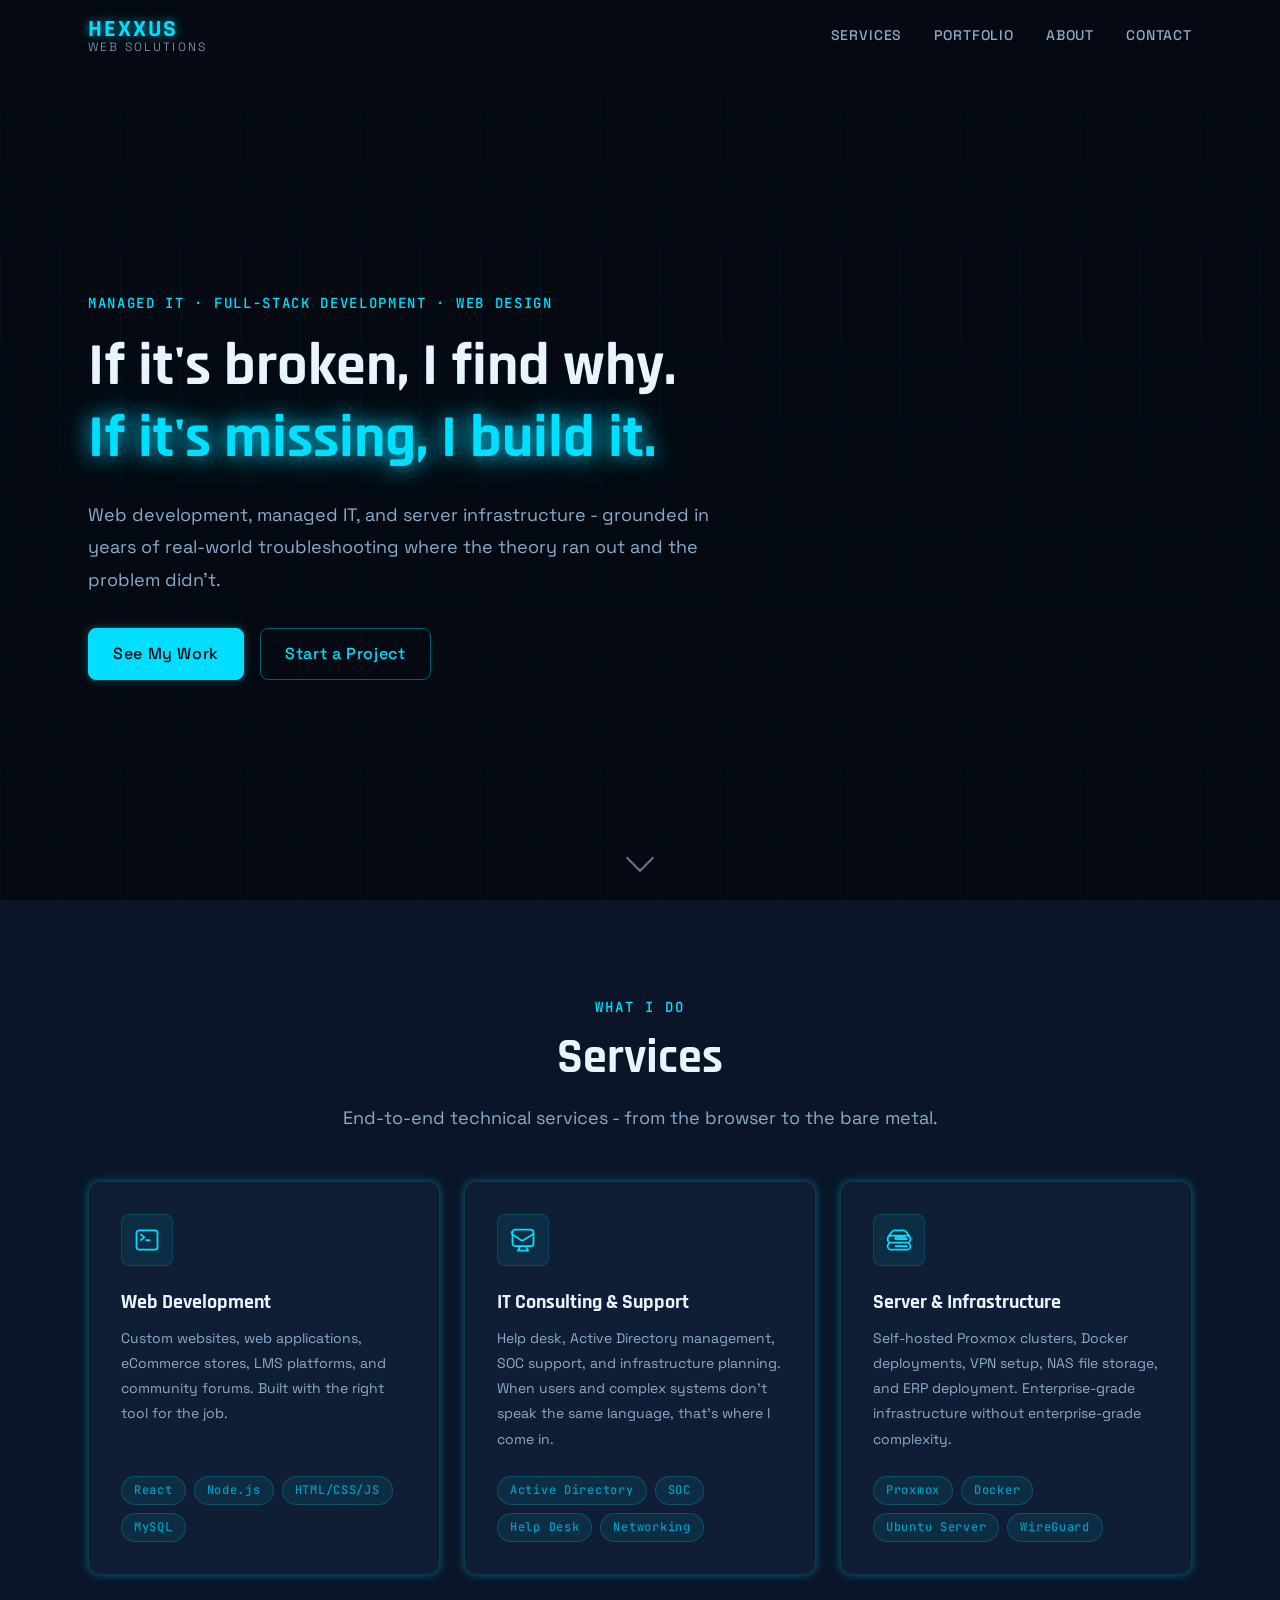
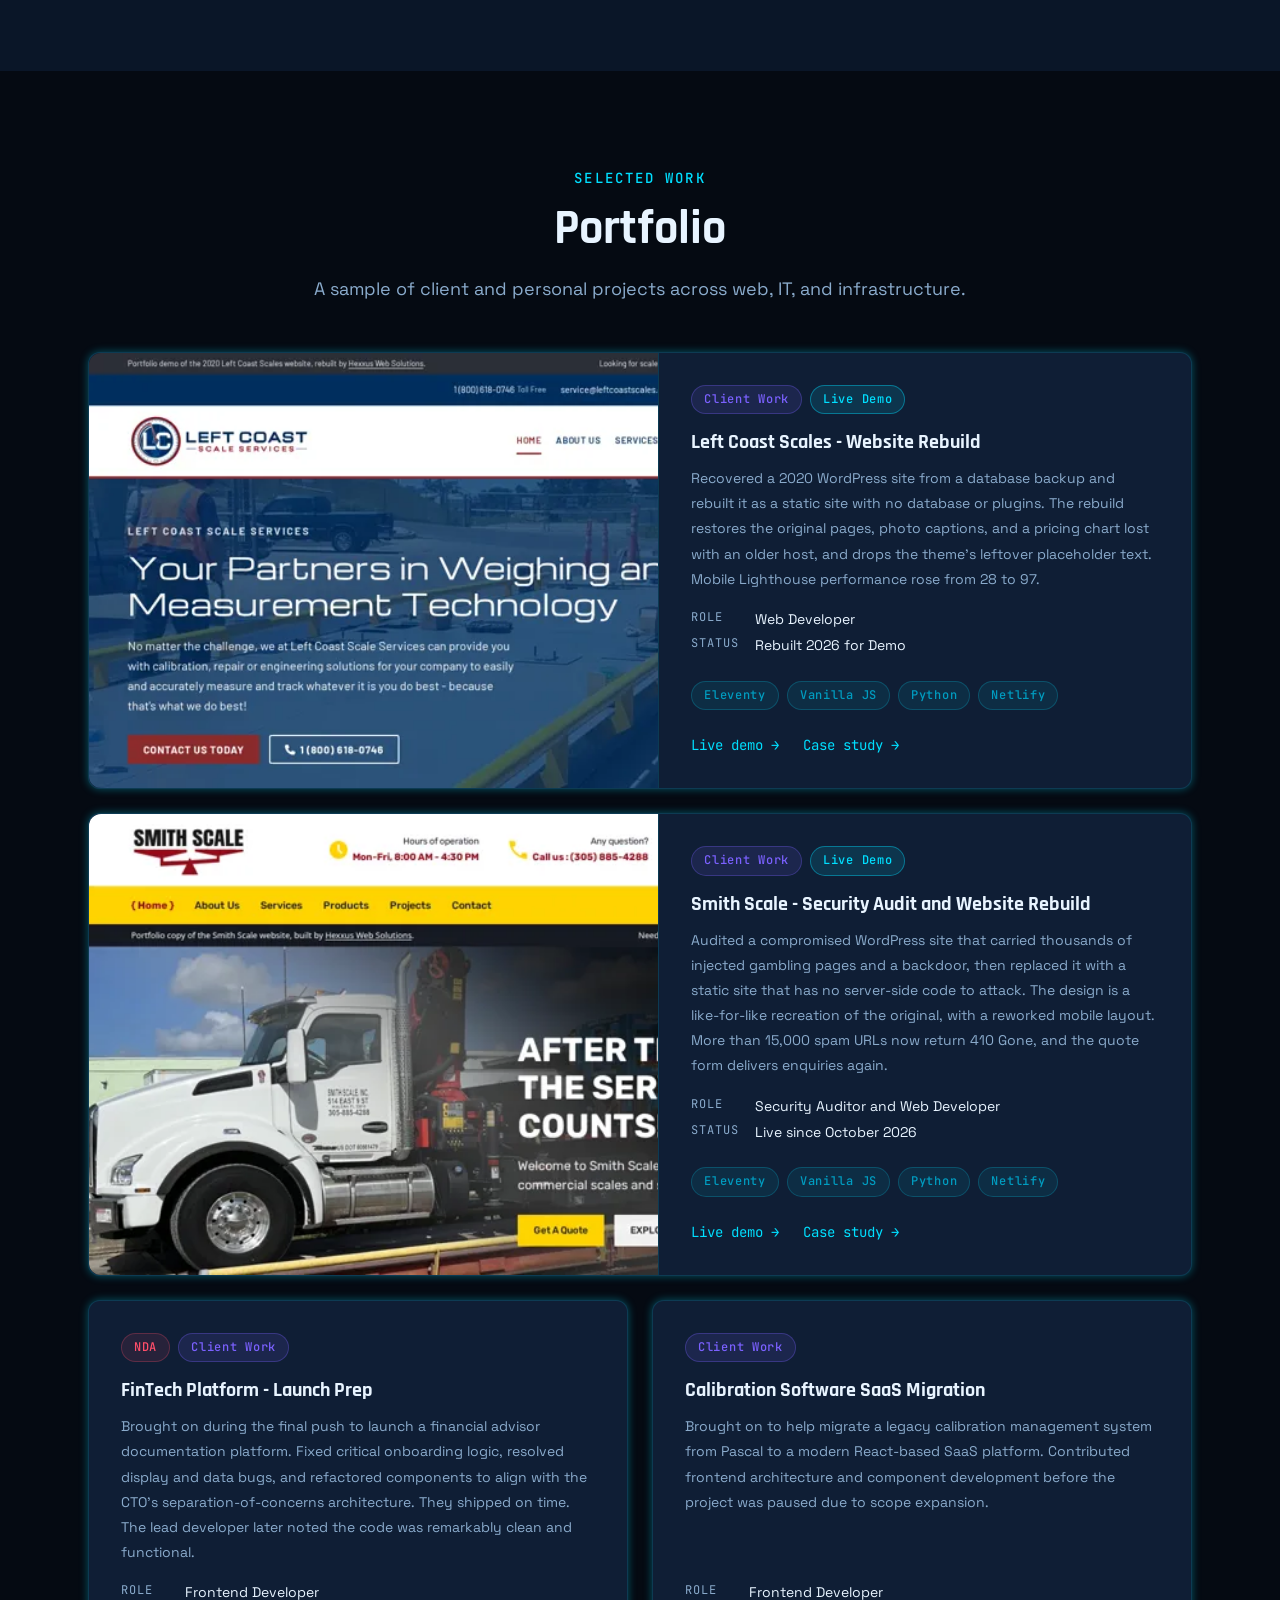
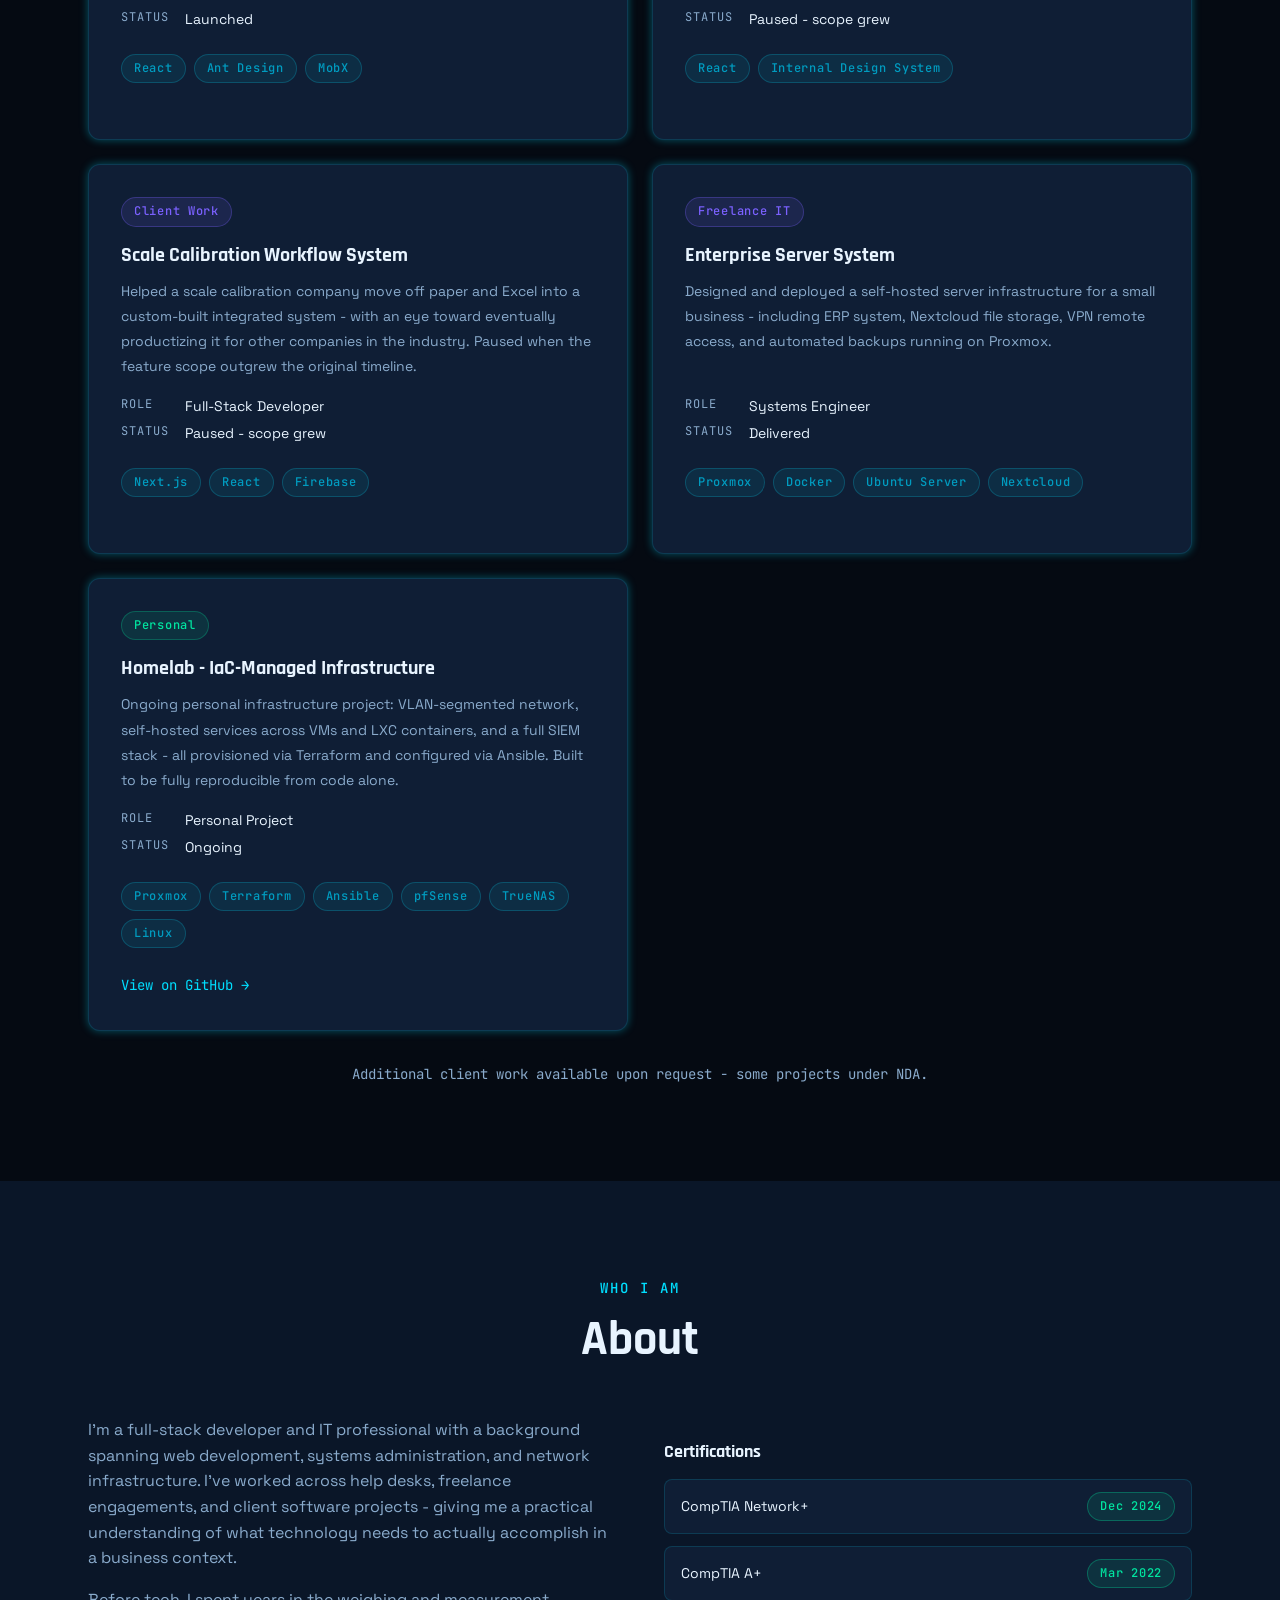
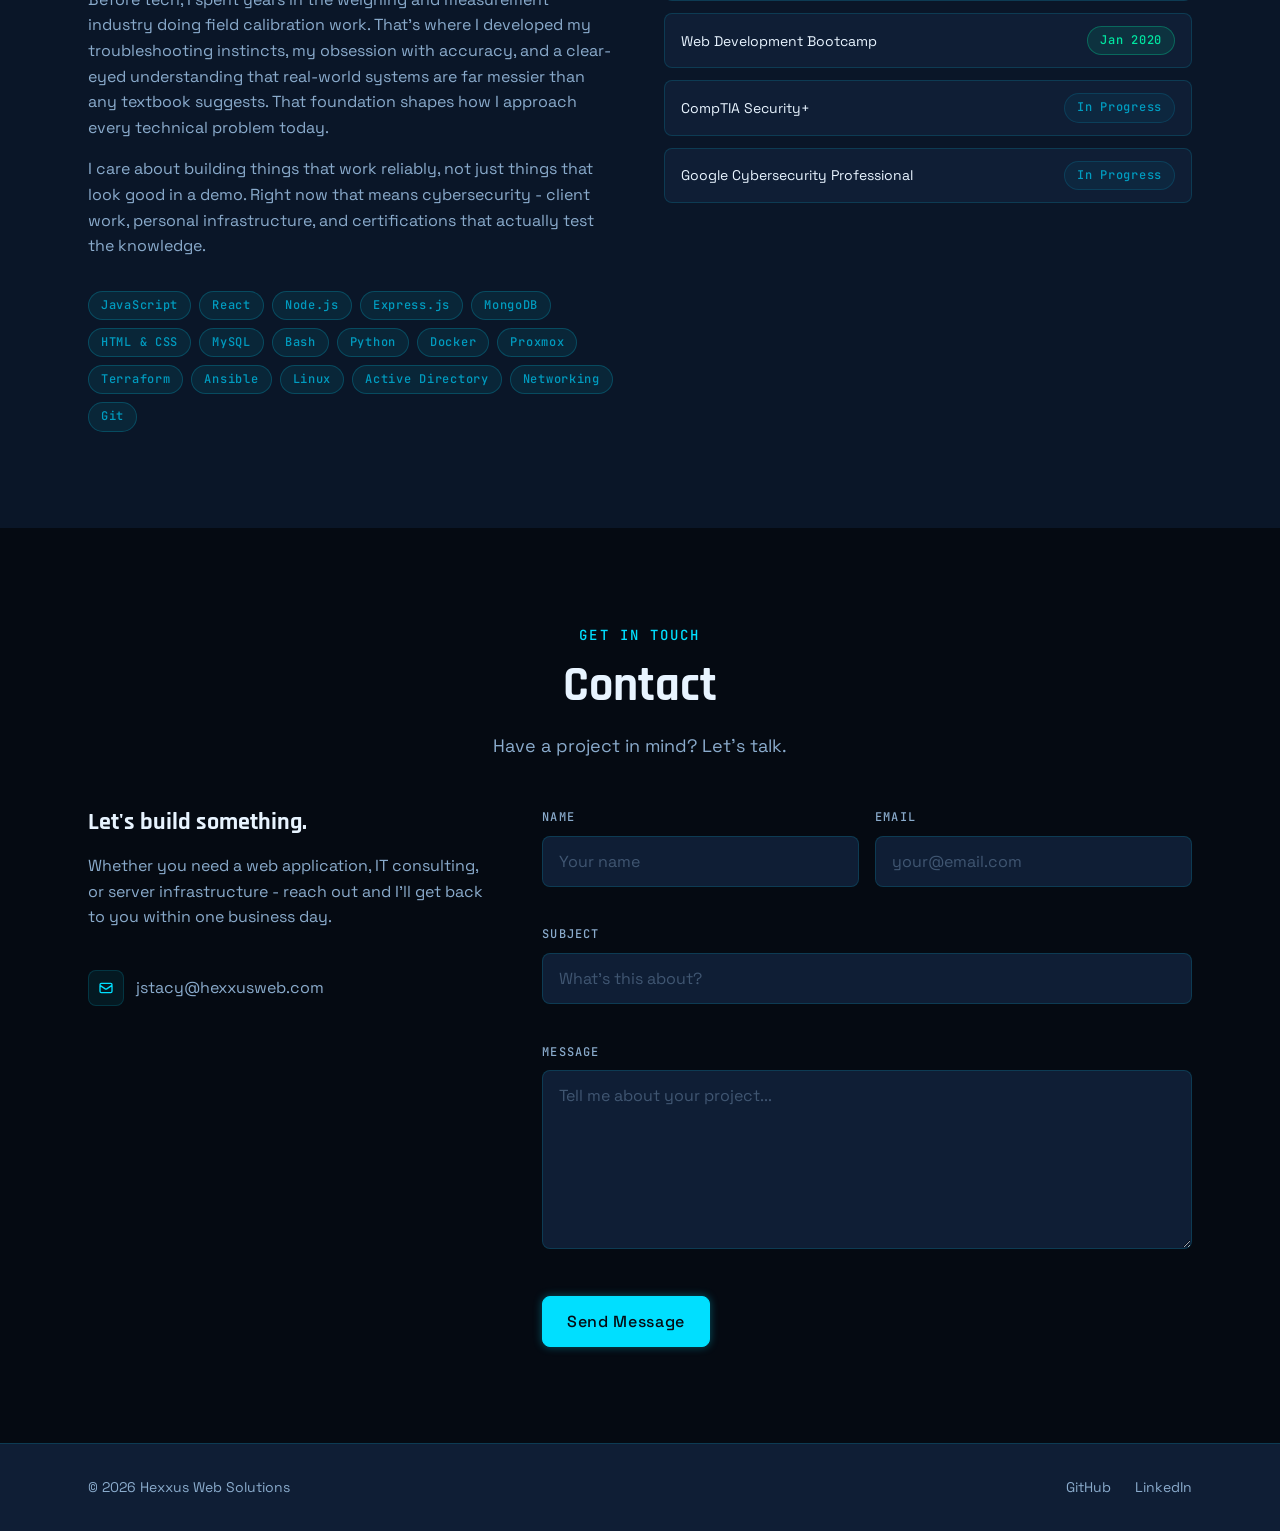
<file: index.html>
<!DOCTYPE html>
<html lang="en">
<head>
	<meta charset="UTF-8">
	<meta name="viewport" content="width=device-width, initial-scale=1.0">
	<meta
		name="description"
		content="Hexxus Web Solutions - full-stack web development, IT consulting, and server
		infrastructure services. Based in the US, serving clients remotely."
	>
	<meta name="author" content="James Stacy">
	<title>Hexxus Web Solutions - Full-Stack Development &amp; IT Solutions</title>

	<!-- Open Graph -->
	<meta property="og:type" content="website">
	<meta property="og:url" content="https://hexxusweb.com">
	<meta property="og:title" content="Hexxus Web Solutions">
	<meta property="og:description" content="Full-Stack Development &amp; IT Solutions">

	<!-- Fonts - loaded via link, not @import -->
	<link rel="preconnect" href="https://fonts.googleapis.com">
	<link rel="preconnect" href="https://fonts.gstatic.com" crossorigin>
	<link
		href="https://fonts.googleapis.com/css2?family=Rajdhani:wght@600;700&family=Space+Grotesk:wght@300;400;500&family=JetBrains+Mono:wght@400;500&display=swap"
		rel="stylesheet"
	>

	<!-- Umami Analytics -->
	<script defer src="https://analytics.sirhexx.com/script.js" data-website-id="01012255-a478-4e1d-929f-ee9b36e95f05"></script>

	<!-- CSS - general → specific -->
	<link rel="stylesheet" href="assets/css/reset.css">
	<link rel="stylesheet" href="assets/css/variables.css">
	<link rel="stylesheet" href="assets/css/base.css">
	<link rel="stylesheet" href="assets/css/layout.css">
	<link rel="stylesheet" href="assets/css/components/skip-link.css">
	<link rel="stylesheet" href="assets/css/components/navigation.css">
	<link rel="stylesheet" href="assets/css/components/buttons.css">
	<link rel="stylesheet" href="assets/css/components/cards.css">
	<link rel="stylesheet" href="assets/css/components/badges.css">
	<link rel="stylesheet" href="assets/css/components/forms.css">
	<link rel="stylesheet" href="assets/css/utilities.css">
</head>
<body>

	<!-- Skip link - first focusable element for keyboard/screen-reader users -->
	<a class="skip-link" href="#main-content">Skip to main content</a>

	<!-- ============================================
	     Header - Fixed navigation
	     ============================================ -->
	<header
		class="site-header"
		data-nav-header
		role="banner"
	>
		<div class="site-header__inner">

			<!-- Logo -->
			<a class="site-logo" href="#hero" aria-label="Hexxus Web Solutions - home">
				<span class="site-logo__wordmark">HEXXUS</span>
				<span class="site-logo__sub">Web Solutions</span>
			</a>

			<!-- Desktop navigation -->
			<nav class="site-nav" aria-label="Main navigation">
				<a class="site-nav__link" href="#services">Services</a>
				<a class="site-nav__link" href="#portfolio">Portfolio</a>
				<a class="site-nav__link" href="#about">About</a>
				<a class="site-nav__link" href="#contact">Contact</a>
			</nav>

			<!-- Hamburger - mobile only -->
			<button
				class="nav-toggle"
				type="button"
				aria-label="Toggle navigation menu"
				aria-expanded="false"
				aria-controls="mobile-nav-menu"
				data-nav-toggle
			>
				<span class="nav-toggle__bar"></span>
				<span class="nav-toggle__bar"></span>
				<span class="nav-toggle__bar"></span>
			</button>

		</div>
	</header>

	<!-- Mobile navigation menu -->
	<nav
		class="mobile-nav"
		id="mobile-nav-menu"
		aria-label="Mobile navigation"
		data-nav-menu
	>
		<a class="mobile-nav__link" href="#services">Services</a>
		<a class="mobile-nav__link" href="#portfolio">Portfolio</a>
		<a class="mobile-nav__link" href="#about">About</a>
		<a class="mobile-nav__link" href="#contact">Contact</a>
	</nav>

	<!-- ============================================
	     Main content
	     ============================================ -->
	<main id="main-content">

		<!-- ── Hero ─────────────────────────────── -->
		<section id="hero" aria-labelledby="hero-heading">
			<div class="container">
				<div class="hero__content">

					<span class="hero__eyebrow">Managed IT · Full-Stack Development · Web Design</span>

					<h1 class="hero__heading" id="hero-heading">
						If it's broken, I find why.<br>
						<span class="hero__heading--accent">If it's missing, I build it.</span>
					</h1>

					<p class="hero__subheading">
						Web development, managed IT, and server infrastructure - grounded in
						years of real-world troubleshooting where the theory ran out and the
						problem didn't.
					</p>

					<div class="hero__actions">
						<a class="btn btn--primary" data-umami-event="cta-click" data-umami-event-button="see-my-work" href="#portfolio">See My Work</a>
						<a class="btn btn--ghost" data-umami-event="cta-click" data-umami-event-button="start-a-project" href="#contact">Start a Project</a>
					</div>

				</div>
			</div>

			<!-- Animated scroll hint (decorative) -->
			<div class="hero__scroll-hint" aria-hidden="true">
				<span class="hero__scroll-arrow"></span>
			</div>
		</section>

		<!-- ── Services ──────────────────────────── -->
		<section id="services" class="section section--alt" aria-labelledby="services-heading">
			<div class="container">

				<header class="section__header">
					<span class="section__eyebrow">What I Do</span>
					<h2 class="section__title" id="services-heading">Services</h2>
					<p class="section__subtitle">
						End-to-end technical services - from the browser to the bare metal.
					</p>
				</header>

				<div class="services__grid">

					<!-- Web Development -->
					<article class="card card--service" data-reveal>
						<div class="card__icon" aria-hidden="true">
							<svg viewBox="0 0 24 24" fill="none" stroke="currentColor" stroke-width="1.5">
								<path
									stroke-linecap="round"
									stroke-linejoin="round"
									d="M6.75 7.5l3 2.25-3 2.25m4.5 0h3m-9 8.25h13.5A2.25
									2.25 0 0021 18V6a2.25 2.25 0 00-2.25-2.25H5.25A2.25 2.25
									0 003 6v12a2.25 2.25 0 002.25 2.25z"
								/>
							</svg>
						</div>
						<h3 class="card__title">Web Development</h3>
						<p class="card__desc">
							Custom websites, web applications, eCommerce stores, LMS platforms,
							and community forums. Built with the right tool for the job.
						</p>
						<div class="card__tags">
							<span class="badge badge--tech">React</span>
							<span class="badge badge--tech">Node.js</span>
							<span class="badge badge--tech">HTML/CSS/JS</span>
							<span class="badge badge--tech">MySQL</span>
						</div>
					</article>

					<!-- IT Consulting -->
					<article class="card card--service" data-reveal>
						<div class="card__icon" aria-hidden="true">
							<svg viewBox="0 0 24 24" fill="none" stroke="currentColor" stroke-width="1.5">
								<path
									stroke-linecap="round"
									stroke-linejoin="round"
									d="M9 17.25v1.007a3 3 0 01-.879 2.122L7.5 21h9l-.621-.621A3
									3 0 0115 18.257V17.25m6-12V15a2.25 2.25 0 01-2.25
									2.25H5.25A2.25 2.25 0 013 15V5.25m18 0A2.25 2.25 0
									0018.75 3H5.25A2.25 2.25 0 003 5.25m18 0v.243a2.25 2.25
									0 01-1.07 1.916l-7.5 4.615a2.25 2.25 0 01-2.36
									0L3.32 7.409A2.25 2.25 0 012.25 5.493V5.25"
								/>
							</svg>
						</div>
						<h3 class="card__title">IT Consulting &amp; Support</h3>
						<p class="card__desc">
							Help desk, Active Directory management, SOC support, and
							infrastructure planning. When users and complex systems don't speak the same language, that's where I come in.
						</p>
						<div class="card__tags">
							<span class="badge badge--tech">Active Directory</span>
							<span class="badge badge--tech">SOC</span>
							<span class="badge badge--tech">Help Desk</span>
							<span class="badge badge--tech">Networking</span>
						</div>
					</article>

					<!-- Server & Infrastructure -->
					<article class="card card--service" data-reveal>
						<div class="card__icon" aria-hidden="true">
							<svg viewBox="0 0 24 24" fill="none" stroke="currentColor" stroke-width="1.5">
								<path
									stroke-linecap="round"
									stroke-linejoin="round"
									d="M5.25 14.25h13.5m-13.5 0a3 3 0 01-3-3m3 3a3 3 0 100
									6h13.5a3 3 0 100-6m-16.5-3a3 3 0 013-3h13.5a3 3 0 013
									3m-19.5 0a4.5 4.5 0 01.9-2.7L5.737 5.1a3.375 3.375 0
									012.7-1.35h7.126c1.062 0 2.062.5 2.7 1.35l2.587
									3.45a4.5 4.5 0 01.9 2.7m0 0a3 3 0 01-3 3m0 3h.008v.008H15v-.008zm0-6h.008v.008H15V8.25zm-3
									6h.008v.008H12v-.008zm0-6h.008v.008H12V8.25zm-3
									6h.008v.008H9v-.008zm0-6h.008v.008H9V8.25z"
								/>
							</svg>
						</div>
						<h3 class="card__title">Server &amp; Infrastructure</h3>
						<p class="card__desc">
							Self-hosted Proxmox clusters, Docker deployments, VPN setup,
							NAS file storage, and ERP deployment. Enterprise-grade
							infrastructure without enterprise-grade complexity.
						</p>
						<div class="card__tags">
							<span class="badge badge--tech">Proxmox</span>
							<span class="badge badge--tech">Docker</span>
							<span class="badge badge--tech">Ubuntu Server</span>
							<span class="badge badge--tech">WireGuard</span>
						</div>
					</article>

				</div>
			</div>
		</section>

		<!-- ── Portfolio ─────────────────────────── -->
		<section id="portfolio" class="section" aria-labelledby="portfolio-heading">
			<div class="container">

				<header class="section__header">
					<span class="section__eyebrow">Selected Work</span>
					<h2 class="section__title" id="portfolio-heading">Portfolio</h2>
					<p class="section__subtitle">
						A sample of client and personal projects across web, IT, and
						infrastructure.
					</p>
				</header>

				<div class="portfolio__grid">

					<!-- Left Coast Scales: recovered and rebuilt site, with a live demo -->
					<article
						class="card card--project card--featured"
						data-reveal
						data-project-id="lcs-rebuild"
					>
						<img
							class="card__preview"
							srcset="
								/assets/images/portfolio/lcs-rebuild-640.webp 640w,
								/assets/images/portfolio/lcs-rebuild-1280.webp 1280w
							"
							sizes="(min-width: 1024px) 640px, (min-width: 768px) 55vw, 100vw"
							src="/assets/images/portfolio/lcs-rebuild-640.webp"
							alt="Home page of the rebuilt Left Coast Scales website"
							width="640"
							height="360"
							loading="lazy"
						>
						<div class="card__project-header">
							<div class="card__project-badges">
								<span class="badge badge--client">Client Work</span>
								<span class="badge badge--demo">Live Demo</span>
							</div>
						</div>
						<h3 class="card__title">Left Coast Scales - Website Rebuild</h3>
						<p class="card__desc">
							Recovered a 2020 WordPress site from a database backup and rebuilt it as
							a static site with no database or plugins. The rebuild restores the
							original pages, photo captions, and a pricing chart lost with an older
							host, and drops the theme's leftover placeholder text. Mobile Lighthouse
							performance rose from 28 to 97.
						</p>
						<dl class="card__meta">
							<dt class="card__meta-label">Role</dt>
							<dd class="card__meta-value">Web Developer</dd>
							<dt class="card__meta-label">Status</dt>
							<dd class="card__meta-value">Rebuilt 2026 for Demo</dd>
						</dl>
						<div class="card__tags">
							<span class="badge badge--tech">Eleventy</span>
							<span class="badge badge--tech">Vanilla JS</span>
							<span class="badge badge--tech">Python</span>
							<span class="badge badge--tech">Netlify</span>
						</div>
						<footer class="card__footer card__footer--links">
							<a
								class="card__link"
								data-umami-event="outbound-link"
								data-umami-event-destination="lcs-demo"
								href="https://lcs.hexxusweb.com/"
								target="_blank"
								rel="noopener noreferrer"
							>
								Live demo
								<span class="card__link-arrow" aria-hidden="true">→</span>
							</a>
							<a
								class="card__link"
								data-umami-event="outbound-link"
								data-umami-event-destination="lcs-case-study"
								href="https://lcs.hexxusweb.com/about-this-build/"
								target="_blank"
								rel="noopener noreferrer"
							>
								Case study
								<span class="card__link-arrow" aria-hidden="true">→</span>
							</a>
						</footer>
					</article>

					<!-- Smith Scale rebuild -->
					<article
						class="card card--project card--featured"
						data-reveal
						data-project-id="smithscale-rebuild"
					>
						<img
							class="card__preview"
							srcset="
								/assets/images/portfolio/smithscale-rebuild-640.webp 640w,
								/assets/images/portfolio/smithscale-rebuild-1280.webp 1280w
							"
							sizes="(min-width: 1024px) 640px, (min-width: 768px) 55vw, 100vw"
							src="/assets/images/portfolio/smithscale-rebuild-640.webp"
							alt="Home page of the rebuilt Smith Scale website"
							width="640"
							height="360"
							loading="lazy"
						>
						<div class="card__project-header">
							<div class="card__project-badges">
								<span class="badge badge--client">Client Work</span>
								<span class="badge badge--demo">Live Demo</span>
							</div>
						</div>
						<h3 class="card__title">
							Smith Scale - Security Audit and Website Rebuild
						</h3>
						<p class="card__desc">
							Audited a compromised WordPress site that carried thousands of injected
							gambling pages and a backdoor, then replaced it with a static site that
							has no server-side code to attack. The design is a like-for-like
							recreation of the original, with a reworked mobile layout. More than
							15,000 spam URLs now return 410 Gone, and the quote form delivers
							enquiries again.
						</p>
						<dl class="card__meta">
							<dt class="card__meta-label">Role</dt>
							<dd class="card__meta-value">Security Auditor and Web Developer</dd>
							<dt class="card__meta-label">Status</dt>
							<dd class="card__meta-value">Live since October 2026</dd>
						</dl>
						<div class="card__tags">
							<span class="badge badge--tech">Eleventy</span>
							<span class="badge badge--tech">Vanilla JS</span>
							<span class="badge badge--tech">Python</span>
							<span class="badge badge--tech">Netlify</span>
						</div>
						<footer class="card__footer card__footer--links">
							<a
								class="card__link"
								data-umami-event="outbound-link"
								data-umami-event-destination="smithscale-demo"
								href="https://smithscale.hexxusweb.com/"
								target="_blank"
								rel="noopener noreferrer"
							>
								Live demo
								<span class="card__link-arrow" aria-hidden="true">→</span>
							</a>
							<a
								class="card__link"
								data-umami-event="outbound-link"
								data-umami-event-destination="smithscale-case-study"
								href="https://smithscale.hexxusweb.com/about-this-build/"
								target="_blank"
								rel="noopener noreferrer"
							>
								Case study
								<span class="card__link-arrow" aria-hidden="true">→</span>
							</a>
						</footer>
					</article>

					<!-- Project 1: Pulse360 -->
					<article class="card card--project" data-reveal data-project-id="fintech-launch-prep">
						<div class="card__project-header">
							<div class="card__project-badges">
								<span class="badge badge--nda">NDA</span>
								<span class="badge badge--client">Client Work</span>
							</div>
						</div>
						<h3 class="card__title">FinTech Platform - Launch Prep</h3>
						<p class="card__desc">
							Brought on during the final push to launch a financial advisor
							documentation platform. Fixed critical onboarding logic, resolved
							display and data bugs, and refactored components to align with
							the CTO's separation-of-concerns architecture. They shipped on
							time. The lead developer later noted the code was remarkably
							clean and functional.
						</p>
						<dl class="card__meta">
							<dt class="card__meta-label">Role</dt>
							<dd class="card__meta-value">Frontend Developer</dd>
							<dt class="card__meta-label">Status</dt>
							<dd class="card__meta-value">Launched</dd>
						</dl>
						<div class="card__tags">
							<span class="badge badge--tech">React</span>
							<span class="badge badge--tech">Ant Design</span>
							<span class="badge badge--tech">MobX</span>
						</div>
					</article>

					<!-- Project 2: Indysoft legacy SaaS migration -->
					<article class="card card--project" data-reveal data-project-id="calibration-saas-migration">
						<div class="card__project-header">
							<div class="card__project-badges">
								<span class="badge badge--client">Client Work</span>
							</div>
						</div>
						<h3 class="card__title">Calibration Software SaaS Migration</h3>
						<p class="card__desc">
							Brought on to help migrate a legacy calibration management system
							from Pascal to a modern React-based SaaS platform. Contributed
							frontend architecture and component development before the project
							was paused due to scope expansion.
						</p>
						<dl class="card__meta">
							<dt class="card__meta-label">Role</dt>
							<dd class="card__meta-value">Frontend Developer</dd>
							<dt class="card__meta-label">Status</dt>
							<dd class="card__meta-value">Paused - scope grew</dd>
						</dl>
						<div class="card__tags">
							<span class="badge badge--tech">React</span>
							<span class="badge badge--tech">Internal Design System</span>
						</div>
					</article>

					<!-- Project 2: Scale calibration paper-to-digital -->
					<article class="card card--project" data-reveal data-project-id="scale-calibration-workflow">
						<div class="card__project-header">
							<div class="card__project-badges">
								<span class="badge badge--client">Client Work</span>
							</div>
						</div>
						<h3 class="card__title">Scale Calibration Workflow System</h3>
						<p class="card__desc">
							Helped a scale calibration company move off paper and Excel into
							a custom-built integrated system - with an eye toward eventually
							productizing it for other companies in the industry. Paused when
							the feature scope outgrew the original timeline.
						</p>
						<dl class="card__meta">
							<dt class="card__meta-label">Role</dt>
							<dd class="card__meta-value">Full-Stack Developer</dd>
							<dt class="card__meta-label">Status</dt>
							<dd class="card__meta-value">Paused - scope grew</dd>
						</dl>
						<div class="card__tags">
							<span class="badge badge--tech">Next.js</span>
							<span class="badge badge--tech">React</span>
							<span class="badge badge--tech">Firebase</span>
						</div>
					</article>

					<!-- Project 2: Enterprise Server System -->
					<article class="card card--project" data-reveal data-project-id="enterprise-server-system">
						<div class="card__project-header">
							<div class="card__project-badges">
								<span class="badge badge--client">Freelance IT</span>
							</div>
						</div>
						<h3 class="card__title">Enterprise Server System</h3>
						<p class="card__desc">
							Designed and deployed a self-hosted server infrastructure for a
							small business - including ERP system, Nextcloud file storage,
							VPN remote access, and automated backups running on Proxmox.
						</p>
						<dl class="card__meta">
							<dt class="card__meta-label">Role</dt>
							<dd class="card__meta-value">Systems Engineer</dd>
							<dt class="card__meta-label">Status</dt>
							<dd class="card__meta-value">Delivered</dd>
						</dl>
						<div class="card__tags">
							<span class="badge badge--tech">Proxmox</span>
							<span class="badge badge--tech">Docker</span>
							<span class="badge badge--tech">Ubuntu Server</span>
							<span class="badge badge--tech">Nextcloud</span>
						</div>
					</article>

					<!-- Project 3: Homelab -->
					<article class="card card--project" data-reveal data-project-id="homelab-iac">
						<div class="card__project-header">
							<div class="card__project-badges">
								<span class="badge badge--personal">Personal</span>
							</div>
						</div>
						<h3 class="card__title">Homelab - IaC-Managed Infrastructure</h3>
						<p class="card__desc">
							Ongoing personal infrastructure project: VLAN-segmented network,
							self-hosted services across VMs and LXC containers, and a full
							SIEM stack - all provisioned via Terraform and configured via
							Ansible. Built to be fully reproducible from code alone.
						</p>
						<dl class="card__meta">
							<dt class="card__meta-label">Role</dt>
							<dd class="card__meta-value">Personal Project</dd>
							<dt class="card__meta-label">Status</dt>
							<dd class="card__meta-value">Ongoing</dd>
						</dl>
						<div class="card__tags">
							<span class="badge badge--tech">Proxmox</span>
							<span class="badge badge--tech">Terraform</span>
							<span class="badge badge--tech">Ansible</span>
							<span class="badge badge--tech">pfSense</span>
							<span class="badge badge--tech">TrueNAS</span>
							<span class="badge badge--tech">Linux</span>
						</div>
						<footer class="card__footer">
							<a
								class="card__link"
								data-umami-event="outbound-link"
								data-umami-event-destination="homelab-github"
								href="https://github.com/SirHexxus/homelab-command"
								target="_blank"
								rel="noopener noreferrer"
							>
								View on GitHub
								<span class="card__link-arrow" aria-hidden="true">→</span>
							</a>
						</footer>
					</article>

				</div>

				<p class="portfolio__note">
					Additional client work available upon request - some projects under NDA.
				</p>

			</div>
		</section>

		<!-- ── About ──────────────────────────────── -->
		<section id="about" class="section section--alt" aria-labelledby="about-heading">
			<div class="container">

				<header class="section__header">
					<span class="section__eyebrow">Who I Am</span>
					<h2 class="section__title" id="about-heading">About</h2>
				</header>

				<div class="about__grid">

					<!-- Bio column -->
					<div class="about__bio" data-reveal>
						<p>
							I'm a full-stack developer and IT professional with a background spanning
							web development, systems administration, and network infrastructure.
							I've worked across help desks, freelance engagements, and client
							software projects - giving me a practical understanding of what
							technology needs to actually accomplish in a business context.
						</p>
						<p>
							Before tech, I spent years in the weighing and measurement industry
							doing field calibration work. That's where I developed my troubleshooting
							instincts, my obsession with accuracy, and a clear-eyed understanding
							that real-world systems are far messier than any textbook suggests.
							That foundation shapes how I approach every technical problem today.
						</p>
						<p>
							I care about building things that work reliably, not just things
							that look good in a demo. Right now that means cybersecurity - client work, personal infrastructure, and certifications that actually test the knowledge.
						</p>

						<!-- Skills -->
						<div class="about__skills-grid" role="list" aria-label="Technical skills">
							<span class="badge badge--tech" role="listitem">JavaScript</span>
							<span class="badge badge--tech" role="listitem">React</span>
							<span class="badge badge--tech" role="listitem">Node.js</span>
							<span class="badge badge--tech" role="listitem">Express.js</span>
							<span class="badge badge--tech" role="listitem">MongoDB</span>
							<span class="badge badge--tech" role="listitem">HTML &amp; CSS</span>
							<span class="badge badge--tech" role="listitem">MySQL</span>
							<span class="badge badge--tech" role="listitem">Bash</span>
							<span class="badge badge--tech" role="listitem">Python</span>
							<span class="badge badge--tech" role="listitem">Docker</span>
							<span class="badge badge--tech" role="listitem">Proxmox</span>
							<span class="badge badge--tech" role="listitem">Terraform</span>
							<span class="badge badge--tech" role="listitem">Ansible</span>
							<span class="badge badge--tech" role="listitem">Linux</span>
							<span class="badge badge--tech" role="listitem">Active Directory</span>
							<span class="badge badge--tech" role="listitem">Networking</span>
							<span class="badge badge--tech" role="listitem">Git</span>
						</div>
					</div>

					<!-- Certs column -->
					<div class="about__certs" data-reveal>
						<h3 class="about__certs-title">Certifications</h3>
						<ul class="about__cert-list">
							<li class="cert-item">
								<span class="cert-item__name">CompTIA Network+</span>
								<span class="badge badge--cert-active">Dec 2024</span>
							</li>
							<li class="cert-item">
								<span class="cert-item__name">CompTIA A+</span>
								<span class="badge badge--cert-active">Mar 2022</span>
							</li>
							<li class="cert-item">
								<span class="cert-item__name">Web Development Bootcamp</span>
								<span class="badge badge--cert-active">Jan 2020</span>
							</li>
							<li class="cert-item">
								<span class="cert-item__name">CompTIA Security+</span>
								<span class="badge badge--cert-progress">In Progress</span>
							</li>
							<li class="cert-item">
								<span class="cert-item__name">Google Cybersecurity Professional</span>
								<span class="badge badge--cert-progress">In Progress</span>
							</li>
						</ul>
					</div>

				</div>
			</div>
		</section>

		<!-- ── Contact ────────────────────────────── -->
		<section id="contact" class="section" aria-labelledby="contact-heading">
			<div class="container">

				<header class="section__header">
					<span class="section__eyebrow">Get In Touch</span>
					<h2 class="section__title" id="contact-heading">Contact</h2>
					<p class="section__subtitle">
						Have a project in mind? Let's talk.
					</p>
				</header>

				<div class="contact__grid">

					<!-- Left: pitch + contact info -->
					<div class="contact__pitch" data-reveal>
						<h3 class="contact__pitch-title">Let's build something.</h3>
						<p>
							Whether you need a web application, IT consulting, or server
							infrastructure - reach out and I'll get back to you within
							one business day.
						</p>
						<address class="contact__info">
							<a
								class="contact-link"
								data-umami-event="outbound-link"
								data-umami-event-destination="email"
								href="mailto:jstacy@hexxusweb.com"
								aria-label="Email jstacy@hexxusweb.com"
							>
								<span class="contact-link__icon" aria-hidden="true">
									<svg viewBox="0 0 24 24" fill="none" stroke="currentColor" stroke-width="2">
										<path
											stroke-linecap="round"
											stroke-linejoin="round"
											d="M3 8l7.89 5.26a2 2 0 002.22 0L21 8M5 19h14a2 2 0
											002-2V7a2 2 0 00-2-2H5a2 2 0 00-2 2v10a2 2 0 002 2z"
										/>
									</svg>
								</span>
								jstacy@hexxusweb.com
							</a>
						</address>
					</div>

					<!-- Right: contact form -->
					<div data-reveal>
						<form
							class="form"
							data-contact-form
							novalidate
							aria-label="Contact form"
						>
							<div class="form__row form__row--2col">
								<div class="field">
									<label class="field__label" for="contact-name">Name</label>
									<input
										class="field__input"
										id="contact-name"
										type="text"
										name="name"
										autocomplete="name"
										placeholder="Your name"
										required
										aria-describedby="contact-name-error"
									>
									<span
										class="field__error"
										id="contact-name-error"
										data-field-error
										aria-live="polite"
									></span>
								</div>

								<div class="field">
									<label class="field__label" for="contact-email">Email</label>
									<input
										class="field__input"
										id="contact-email"
										type="email"
										name="email"
										autocomplete="email"
										placeholder="your@email.com"
										required
										aria-describedby="contact-email-error"
									>
									<span
										class="field__error"
										id="contact-email-error"
										data-field-error
										aria-live="polite"
									></span>
								</div>
							</div>

							<div class="field">
								<label class="field__label" for="contact-subject">Subject</label>
								<input
									class="field__input"
									id="contact-subject"
									type="text"
									name="subject"
									placeholder="What's this about?"
									required
									aria-describedby="contact-subject-error"
								>
								<span
									class="field__error"
									id="contact-subject-error"
									data-field-error
									aria-live="polite"
								></span>
							</div>

							<div class="field">
								<label class="field__label" for="contact-message">Message</label>
								<textarea
									class="field__textarea"
									id="contact-message"
									name="message"
									placeholder="Tell me about your project..."
									required
									rows="6"
									aria-describedby="contact-message-error"
								></textarea>
								<span
									class="field__error"
									id="contact-message-error"
									data-field-error
									aria-live="polite"
								></span>
							</div>

							<!-- Error banner -->
							<div
								class="form-banner form-banner--error hidden"
								role="alert"
								data-form-error-banner
							>
								Something went wrong. Please try again or email me directly.
							</div>

							<div class="form__submit">
								<button
									class="btn btn--primary"
									type="submit"
									data-form-submit
								>
									Send Message
								</button>
							</div>

						</form>

						<!-- Success message (shown after .is-submitted on form) -->
						<div class="form-success" role="status" aria-live="polite">
							<div class="form-success__icon" aria-hidden="true">✓</div>
							<h3 class="form-success__title">Message sent!</h3>
							<p class="form-success__message">
								Thanks for reaching out. I'll get back to you within one business day.
							</p>
						</div>
					</div>

				</div>
			</div>
		</section>

	</main>

	<!-- ============================================
	     Footer
	     ============================================ -->
	<footer class="site-footer" role="contentinfo">
		<div class="container site-footer__inner">
			<p class="site-footer__copy">
				&copy; <span data-copyright-year></span> Hexxus Web Solutions
			</p>
			<nav class="site-footer__links" aria-label="Footer links">
				<a
					data-umami-event="outbound-link"
					data-umami-event-destination="github-profile"
					href="https://github.com/SirHexxus"
					aria-label="GitHub profile (opens in new tab)"
					target="_blank"
					rel="noopener noreferrer"
				>
					GitHub
				</a>
				<a
					data-umami-event="outbound-link"
					data-umami-event-destination="linkedin"
					href="https://linkedin.com/in/james-m-stacy"
					aria-label="LinkedIn profile (opens in new tab)"
					target="_blank"
					rel="noopener noreferrer"
				>
					LinkedIn
				</a>
			</nav>
		</div>
	</footer>

	<!-- JS - loaded at end of body with defer -->
	<script src="assets/js/utils/dom.js" defer></script>
	<script src="assets/js/utils/validate.js" defer></script>
	<script src="assets/js/services/contactApi.js" defer></script>
	<script src="assets/js/components/scrollReveal.js" defer></script>
	<script src="assets/js/components/scrollDepth.js" defer></script>
	<script src="assets/js/components/navigation.js" defer></script>
	<script src="assets/js/components/contactForm.js" defer></script>
	<script src="assets/js/main.js" defer></script>

</body>
</html>
</file>
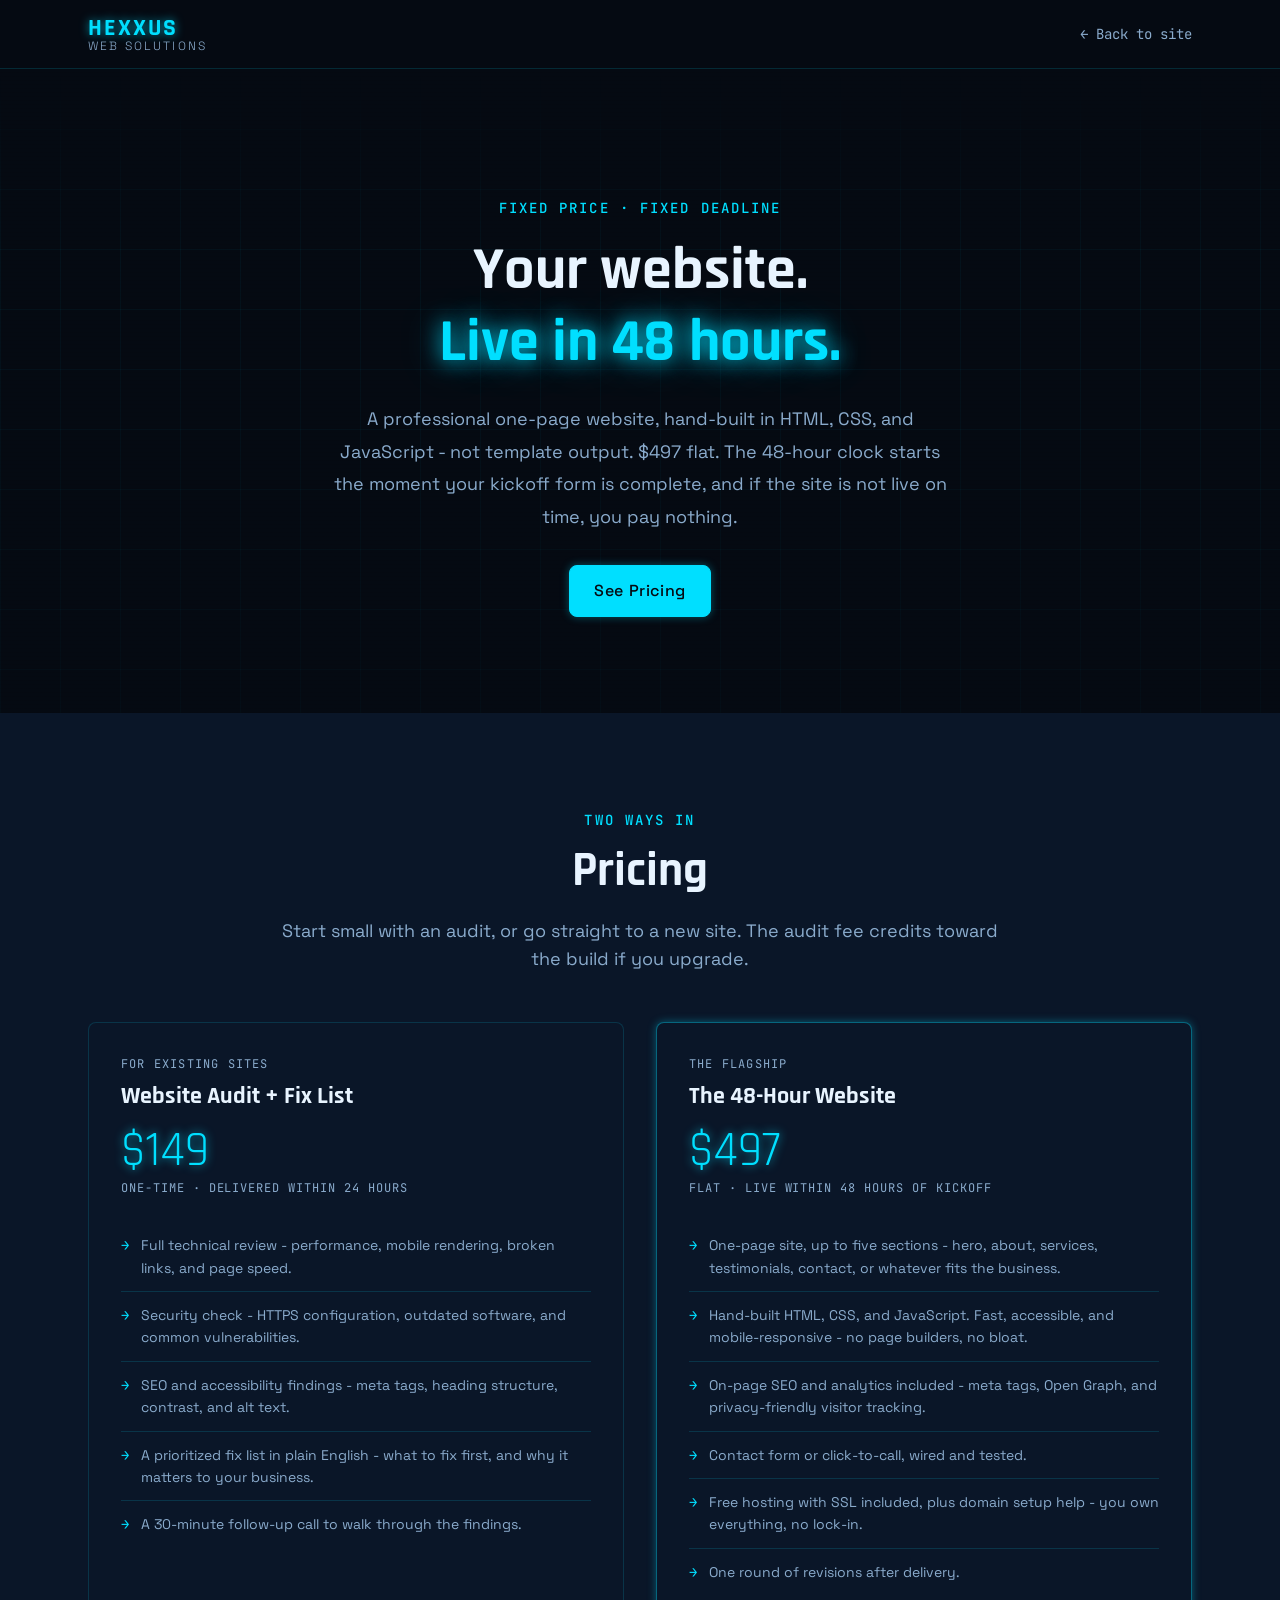
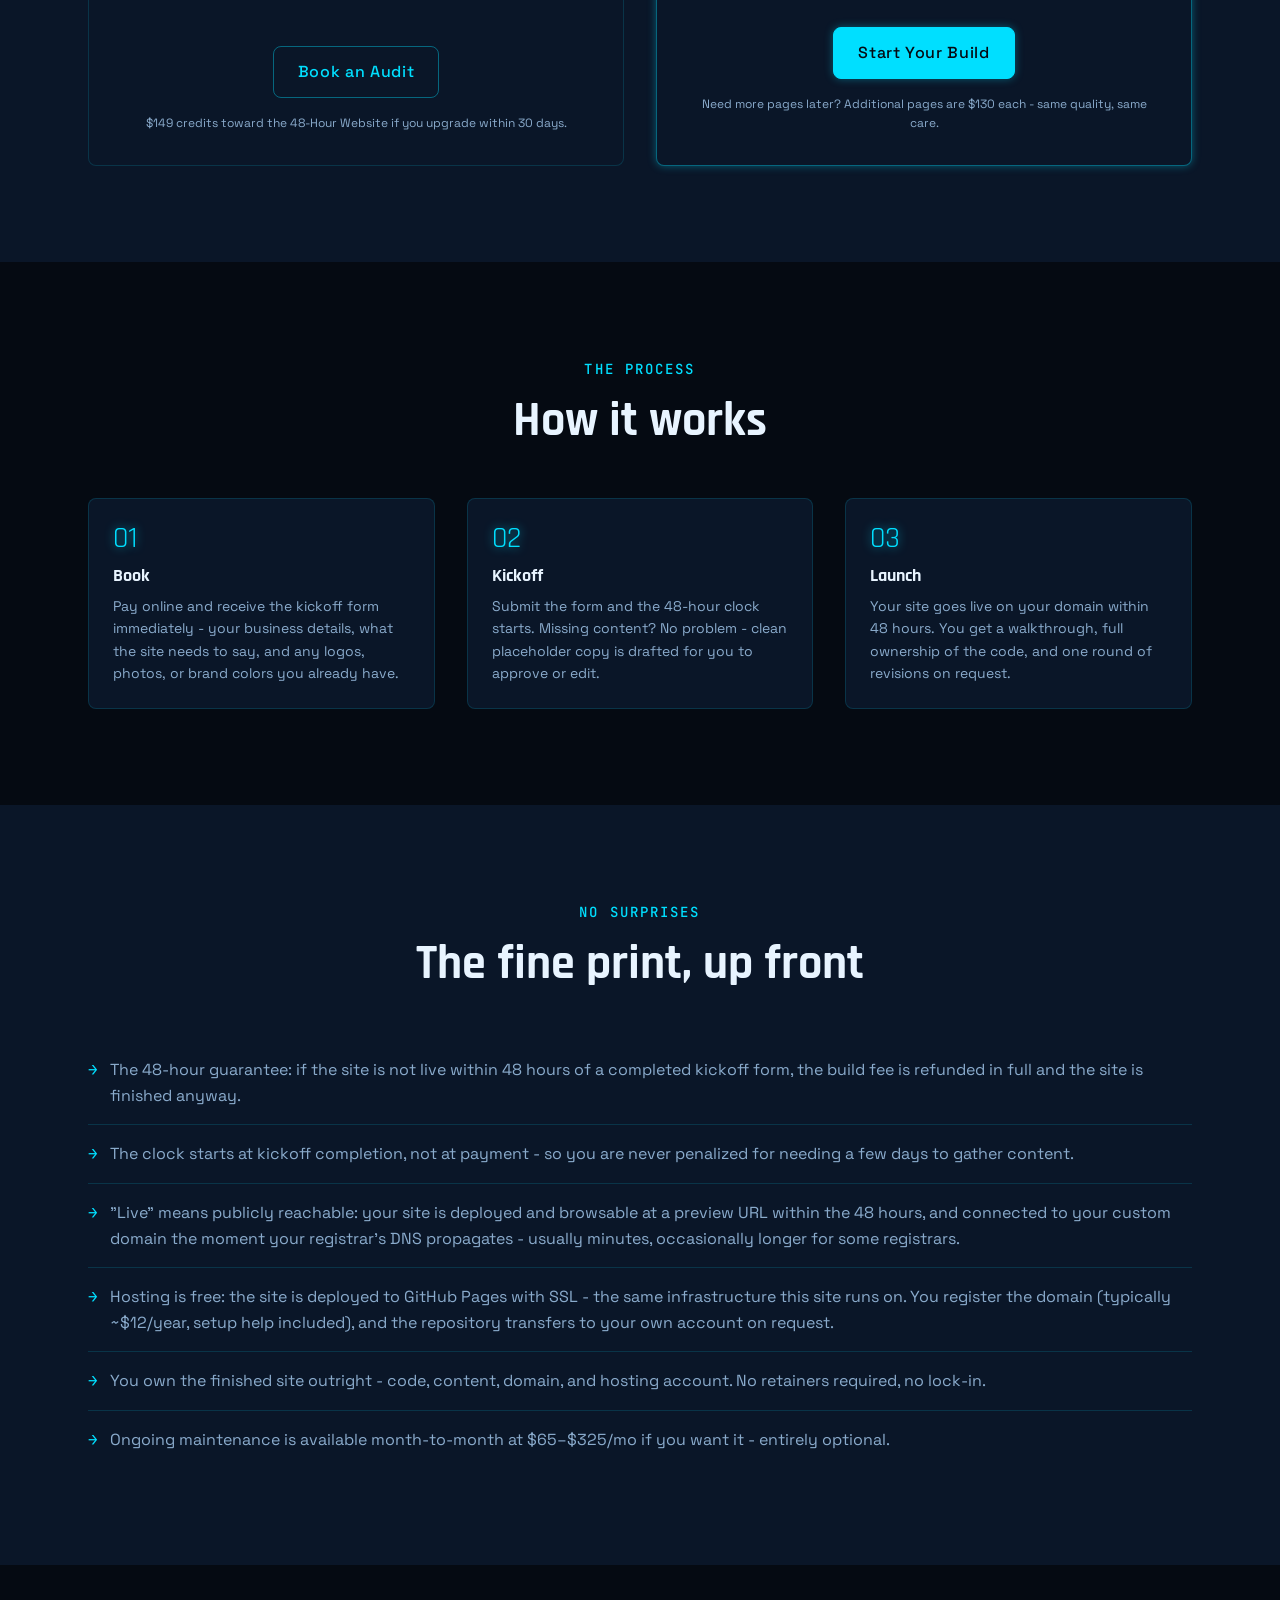
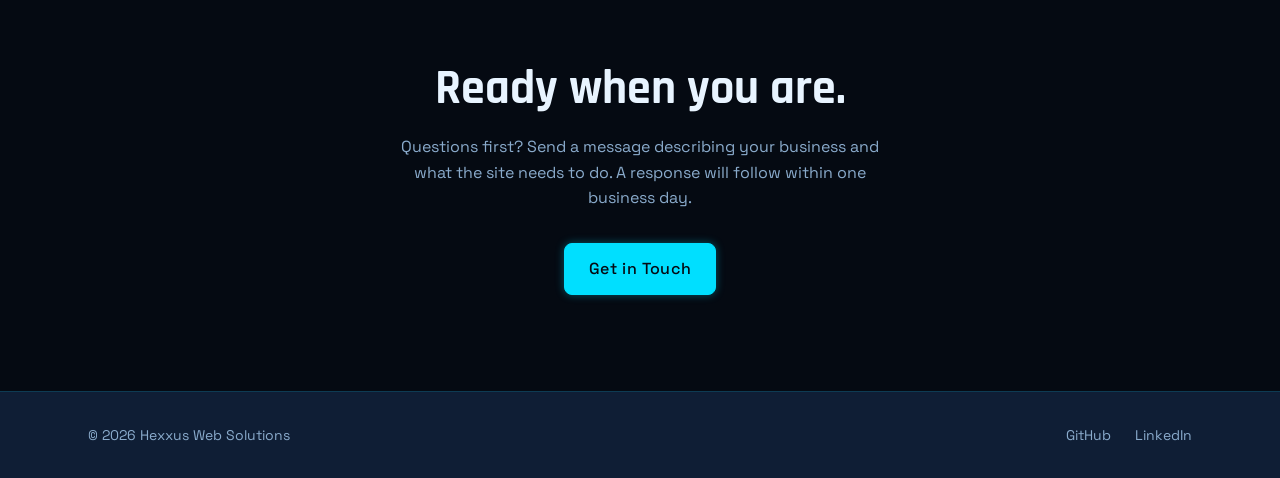
<file: 48-hour-website/index.html>
<!DOCTYPE html>
<html lang="en">
<head>
	<meta charset="UTF-8">
	<meta name="viewport" content="width=device-width, initial-scale=1.0">
	<meta
		name="description"
		content="A professional one-page website, hand-built and live within 48 hours of kickoff.
		$497 flat. Or start with a $149 website audit - the fee credits toward your build."
	>
	<meta name="author" content="James Stacy">
	<title>48-Hour Website - Hexxus Web Solutions</title>

	<!-- Open Graph -->
	<meta property="og:type" content="website">
	<meta property="og:url" content="https://hexxusweb.com/48-hour-website">
	<meta property="og:title" content="48-Hour Website - Hexxus Web Solutions">
	<meta property="og:description" content="A professional one-page website, live in 48 hours. $497 flat - no hourly billing, no surprises.">

	<!-- Fonts - loaded via link, not @import -->
	<link rel="preconnect" href="https://fonts.googleapis.com">
	<link rel="preconnect" href="https://fonts.gstatic.com" crossorigin>
	<link
		href="https://fonts.googleapis.com/css2?family=Rajdhani:wght@600;700&family=Space+Grotesk:wght@300;400;500&family=JetBrains+Mono:wght@400;500&display=swap"
		rel="stylesheet"
	>

	<!-- Umami Analytics -->
	<script defer src="https://analytics.sirhexx.com/script.js" data-website-id="01012255-a478-4e1d-929f-ee9b36e95f05"></script>

	<!-- CSS - general → specific -->
	<link rel="stylesheet" href="../assets/css/reset.css">
	<link rel="stylesheet" href="../assets/css/variables.css">
	<link rel="stylesheet" href="../assets/css/base.css">
	<link rel="stylesheet" href="../assets/css/layout.css">
	<link rel="stylesheet" href="../assets/css/components/skip-link.css">
	<link rel="stylesheet" href="../assets/css/components/navigation.css">
	<link rel="stylesheet" href="../assets/css/components/buttons.css">
	<link rel="stylesheet" href="../assets/css/components/badges.css">
	<link rel="stylesheet" href="../assets/css/utilities.css">

	<style>
		/* ============================================
		   48-Hour Website - page-specific styles
		   ============================================ */


		/* ── Sticky minimal header ───────────────── */

		.offer-header {
			position: sticky;
			top: 0;
			z-index: var(--z-sticky);
			padding-block: var(--space-4);
			background-color: var(--color-bg);
			border-bottom: 1px solid var(--color-border);
		}

		.offer-header__inner {
			display: flex;
			align-items: center;
			justify-content: space-between;
		}

		.offer-back {
			font-family: var(--font-mono);
			font-size: var(--text-sm);
			color: var(--color-text-secondary);
			text-decoration: none;
			transition: color var(--transition-fast);
		}

		.offer-back::before {
			content: "← ";
		}

		.offer-back:hover,
		.offer-back:focus {
			color: var(--color-cherenkov);
		}


		/* ── Hero ────────────────────────────────── */

		.offer-hero {
			position: relative;
			padding-block: var(--space-24) var(--space-16);
			text-align: center;
			overflow: hidden;
		}

		@media (min-width: 768px) {
			.offer-hero {
				padding-block: var(--space-32) var(--space-24);
			}
		}

		/* Perspective grid background - matches #hero treatment */
		.offer-hero::before {
			content: '';
			position: absolute;
			inset: 0;
			background-image:
				linear-gradient(rgba(0, 223, 255, 0.07) 1px, transparent 1px),
				linear-gradient(90deg, rgba(0, 223, 255, 0.07) 1px, transparent 1px);
			background-size: 60px 60px;
			mask-image: linear-gradient(to bottom, transparent 0%, rgba(0,0,0,0.6) 30%, rgba(0,0,0,0.3) 100%);
			pointer-events: none;
		}

		/* Scanline overlay - matches #hero treatment */
		.offer-hero::after {
			content: '';
			position: absolute;
			inset: 0;
			background-image: repeating-linear-gradient(
				to bottom,
				transparent 0px,
				transparent 3px,
				rgba(0, 0, 0, 0.08) 3px,
				rgba(0, 0, 0, 0.08) 4px
			);
			pointer-events: none;
		}

		.offer-hero__content {
			position: relative;
			z-index: 1;
		}

		.offer-hero__eyebrow {
			display: block;
			margin-bottom: var(--space-4);
			font-family: var(--font-mono);
			font-size: var(--text-sm);
			font-weight: var(--weight-medium);
			letter-spacing: 0.15em;
			text-transform: uppercase;
			color: var(--color-cherenkov);
		}

		.offer-hero__heading {
			margin-bottom: var(--space-6);
			font-size: clamp(var(--text-4xl), 5vw, var(--text-6xl));
			line-height: var(--leading-tight);
		}

		.offer-hero__heading--accent {
			display: block;
			color: var(--color-cherenkov);
			text-shadow: var(--glow-text-md);
		}

		.offer-hero__subheading {
			max-width: 52ch;
			margin-inline: auto;
			margin-bottom: var(--space-8);
			font-size: var(--text-lg);
			line-height: var(--leading-loose);
		}

		.offer-hero__actions {
			display: flex;
			flex-direction: column;
			align-items: center;
			gap: var(--space-4);
		}


		/* ── Pricing cards ───────────────────────── */

		.pricing-grid {
			display: grid;
			gap: var(--space-8);
			align-items: stretch;
		}

		@media (min-width: 768px) {
			.pricing-grid {
				grid-template-columns: 1fr 1fr;
			}
		}

		.price-card {
			display: flex;
			flex-direction: column;
			padding: var(--space-8);
			border: 1px solid var(--color-border);
			border-radius: var(--radius-md);
			background-color: var(--color-bg-surface);
		}

		.price-card--flagship {
			border-color: var(--color-border-strong);
			box-shadow: var(--glow-sm);
		}

		.price-card__eyebrow {
			margin-bottom: var(--space-2);
			font-family: var(--font-mono);
			font-size: var(--text-xs);
			letter-spacing: 0.1em;
			text-transform: uppercase;
			color: var(--color-text-secondary);
		}

		.price-card__title {
			margin-bottom: var(--space-4);
			font-size: var(--text-2xl);
		}

		.price-card__amount {
			display: block;
			margin-bottom: var(--space-1);
			font-family: var(--font-display);
			font-size: clamp(var(--text-4xl), 5vw, var(--text-5xl));
			line-height: 1;
			color: var(--color-cherenkov);
			text-shadow: var(--glow-text-sm);
		}

		.price-card__amount-label {
			display: block;
			margin-bottom: var(--space-6);
			font-family: var(--font-mono);
			font-size: var(--text-xs);
			letter-spacing: 0.08em;
			text-transform: uppercase;
			color: var(--color-text-secondary);
		}

		.price-card__features {
			flex-grow: 1;
			padding: 0;
			margin: 0 0 var(--space-8);
			list-style: none;
		}

		.price-card__feature {
			display: flex;
			gap: var(--space-3);
			padding-block: var(--space-3);
			border-bottom: 1px solid var(--color-border);
			font-size: var(--text-sm);
			line-height: var(--leading-normal);
			color: var(--color-text-secondary);
		}

		.price-card__feature:last-child {
			border-bottom: none;
		}

		.price-card__marker {
			flex-shrink: 0;
			font-family: var(--font-mono);
			color: var(--color-cherenkov);
			user-select: none;
		}

		.price-card__cta {
			text-align: center;
		}

		.price-card__note {
			margin-top: var(--space-4);
			font-size: var(--text-xs);
			color: var(--color-text-secondary);
			text-align: center;
		}


		/* ── Process steps ───────────────────────── */

		.steps-grid {
			display: grid;
			gap: var(--space-8);
			counter-reset: step;
		}

		@media (min-width: 768px) {
			.steps-grid {
				grid-template-columns: repeat(3, 1fr);
			}
		}

		.step {
			position: relative;
			padding: var(--space-6);
			border: 1px solid var(--color-border);
			border-radius: var(--radius-md);
			background-color: var(--color-bg-surface);
		}

		.step__number {
			display: block;
			margin-bottom: var(--space-3);
			font-family: var(--font-display);
			font-size: var(--text-3xl);
			line-height: 1;
			color: var(--color-cherenkov);
			text-shadow: var(--glow-text-sm);
		}

		.step__title {
			margin-bottom: var(--space-2);
			font-size: var(--text-lg);
		}

		.step__desc {
			font-size: var(--text-sm);
			line-height: var(--leading-normal);
			color: var(--color-text-secondary);
		}


		/* ── Fine print / terms list ─────────────── */

		.terms-list {
			padding: 0;
			margin: 0;
			list-style: none;
		}

		.terms-list__item {
			display: flex;
			gap: var(--space-3);
			padding-block: var(--space-4);
			border-bottom: 1px solid var(--color-border);
			font-size: var(--text-base);
			line-height: var(--leading-normal);
			color: var(--color-text-secondary);
		}

		.terms-list__item:last-child {
			border-bottom: none;
		}

		.terms-list__marker {
			flex-shrink: 0;
			font-family: var(--font-mono);
			color: var(--color-cherenkov);
			user-select: none;
		}


		/* ── CTA section ─────────────────────────── */

		.offer-cta {
			padding-block: var(--space-24);
			text-align: center;
		}

		.offer-cta__heading {
			margin-bottom: var(--space-4);
			font-size: clamp(var(--text-3xl), 4vw, var(--text-5xl));
		}

		.offer-cta__sub {
			max-width: 48ch;
			margin-inline: auto;
			margin-bottom: var(--space-8);
		}
	</style>
</head>
<body>

	<!-- Skip link - first focusable element for keyboard/screen-reader users -->
	<a class="skip-link" href="#main-content">Skip to main content</a>

	<!-- ============================================
	     Minimal header - logo + back link
	     ============================================ -->
	<header class="offer-header" role="banner">
		<div class="container offer-header__inner">

			<a class="site-logo" href="/" aria-label="Hexxus Web Solutions - home">
				<span class="site-logo__wordmark">HEXXUS</span>
				<span class="site-logo__sub">Web Solutions</span>
			</a>

			<a class="offer-back" href="/">Back to site</a>

		</div>
	</header>

	<!-- ============================================
	     Main content
	     ============================================ -->
	<main id="main-content">

		<!-- ── Hero ───────────────────────────────── -->
		<section class="offer-hero" aria-labelledby="offer-heading">
			<div class="container offer-hero__content">

				<span class="offer-hero__eyebrow">Fixed Price · Fixed Deadline</span>

				<h1 class="offer-hero__heading" id="offer-heading">
					Your website.<br>
					<span class="offer-hero__heading--accent">Live in 48 hours.</span>
				</h1>

				<p class="offer-hero__subheading">
					A professional one-page website, hand-built in HTML, CSS, and
					JavaScript - not template output. $497 flat. The 48-hour clock
					starts the moment your kickoff form is complete, and if the site
					is not live on time, you pay nothing.
				</p>

				<div class="offer-hero__actions">
					<a
						class="btn btn--primary"
						data-umami-event="offer-cta-click"
						data-umami-event-button="hero-see-pricing"
						href="#pricing"
					>
						See Pricing
					</a>
				</div>

			</div>
		</section>

		<!-- ── Pricing ───────────────────────────── -->
		<section id="pricing" class="section section--alt" aria-labelledby="pricing-heading">
			<div class="container">

				<header class="section__header">
					<span class="section__eyebrow">Two Ways In</span>
					<h2 class="section__title" id="pricing-heading">Pricing</h2>
					<p class="section__subtitle">
						Start small with an audit, or go straight to a new site.
						The audit fee credits toward the build if you upgrade.
					</p>
				</header>

				<div class="pricing-grid">

					<!-- Website Audit -->
					<article class="price-card" aria-labelledby="audit-title">
						<span class="price-card__eyebrow">For existing sites</span>
						<h3 class="price-card__title" id="audit-title">Website Audit + Fix List</h3>
						<span class="price-card__amount">$149</span>
						<span class="price-card__amount-label">one-time · delivered within 24 hours</span>

						<ul class="price-card__features" aria-label="Audit deliverables">
							<li class="price-card__feature">
								<span class="price-card__marker" aria-hidden="true">→</span>
								Full technical review - performance, mobile rendering, broken
								links, and page speed.
							</li>
							<li class="price-card__feature">
								<span class="price-card__marker" aria-hidden="true">→</span>
								Security check - HTTPS configuration, outdated software, and
								common vulnerabilities.
							</li>
							<li class="price-card__feature">
								<span class="price-card__marker" aria-hidden="true">→</span>
								SEO and accessibility findings - meta tags, heading structure,
								contrast, and alt text.
							</li>
							<li class="price-card__feature">
								<span class="price-card__marker" aria-hidden="true">→</span>
								A prioritized fix list in plain English - what to fix first,
								and why it matters to your business.
							</li>
							<li class="price-card__feature">
								<span class="price-card__marker" aria-hidden="true">→</span>
								A 30-minute follow-up call to walk through the findings.
							</li>
						</ul>

						<div class="price-card__cta">
							<a
								class="btn btn--ghost"
								data-payment-link="audit"
								data-umami-event="offer-cta-click"
								data-umami-event-button="buy-audit"
								href="https://buy.stripe.com/bJefZi2fV5D1bLq4zKeEo00"
							>
								Book an Audit
							</a>
						</div>
						<p class="price-card__note">
							$149 credits toward the 48-Hour Website if you upgrade within 30 days.
						</p>
					</article>

					<!-- 48-Hour Website -->
					<article class="price-card price-card--flagship" aria-labelledby="website-title">
						<span class="price-card__eyebrow">The flagship</span>
						<h3 class="price-card__title" id="website-title">The 48-Hour Website</h3>
						<span class="price-card__amount">$497</span>
						<span class="price-card__amount-label">flat · live within 48 hours of kickoff</span>

						<ul class="price-card__features" aria-label="Website deliverables">
							<li class="price-card__feature">
								<span class="price-card__marker" aria-hidden="true">→</span>
								One-page site, up to five sections - hero, about, services,
								testimonials, contact, or whatever fits the business.
							</li>
							<li class="price-card__feature">
								<span class="price-card__marker" aria-hidden="true">→</span>
								Hand-built HTML, CSS, and JavaScript. Fast, accessible, and
								mobile-responsive - no page builders, no bloat.
							</li>
							<li class="price-card__feature">
								<span class="price-card__marker" aria-hidden="true">→</span>
								On-page SEO and analytics included - meta tags, Open Graph,
								and privacy-friendly visitor tracking.
							</li>
							<li class="price-card__feature">
								<span class="price-card__marker" aria-hidden="true">→</span>
								Contact form or click-to-call, wired and tested.
							</li>
							<li class="price-card__feature">
								<span class="price-card__marker" aria-hidden="true">→</span>
								Free hosting with SSL included, plus domain setup help - you
								own everything, no lock-in.
							</li>
							<li class="price-card__feature">
								<span class="price-card__marker" aria-hidden="true">→</span>
								One round of revisions after delivery.
							</li>
						</ul>

						<div class="price-card__cta">
							<a
								class="btn btn--primary"
								data-payment-link="website"
								data-umami-event="offer-cta-click"
								data-umami-event-button="buy-website"
								href="https://buy.stripe.com/4gMdRa07N4yXaHm2rCeEo01"
							>
								Start Your Build
							</a>
						</div>
						<p class="price-card__note">
							Need more pages later? Additional pages are $130 each - same quality, same care.
						</p>
					</article>

				</div>

			</div>
		</section>

		<!-- ── How it works ──────────────────────── -->
		<section class="section" aria-labelledby="process-heading">
			<div class="container">

				<header class="section__header">
					<span class="section__eyebrow">The Process</span>
					<h2 class="section__title" id="process-heading">How it works</h2>
				</header>

				<div class="steps-grid">

					<div class="step">
						<span class="step__number" aria-hidden="true">01</span>
						<h3 class="step__title">Book</h3>
						<p class="step__desc">
							Pay online and receive the kickoff form immediately - your
							business details, what the site needs to say, and any logos,
							photos, or brand colors you already have.
						</p>
					</div>

					<div class="step">
						<span class="step__number" aria-hidden="true">02</span>
						<h3 class="step__title">Kickoff</h3>
						<p class="step__desc">
							Submit the form and the 48-hour clock starts. Missing content?
							No problem - clean placeholder copy is drafted for you to
							approve or edit.
						</p>
					</div>

					<div class="step">
						<span class="step__number" aria-hidden="true">03</span>
						<h3 class="step__title">Launch</h3>
						<p class="step__desc">
							Your site goes live on your domain within 48 hours. You get a
							walkthrough, full ownership of the code, and one round of
							revisions on request.
						</p>
					</div>

				</div>

			</div>
		</section>

		<!-- ── The fine print ────────────────────── -->
		<section class="section section--alt" aria-labelledby="terms-heading">
			<div class="container">

				<header class="section__header">
					<span class="section__eyebrow">No Surprises</span>
					<h2 class="section__title" id="terms-heading">The fine print, up front</h2>
				</header>

				<ul class="terms-list" aria-label="Offer terms">
					<li class="terms-list__item">
						<span class="terms-list__marker" aria-hidden="true">→</span>
						The 48-hour guarantee: if the site is not live within 48 hours of
						a completed kickoff form, the build fee is refunded in full and
						the site is finished anyway.
					</li>
					<li class="terms-list__item">
						<span class="terms-list__marker" aria-hidden="true">→</span>
						The clock starts at kickoff completion, not at payment - so you
						are never penalized for needing a few days to gather content.
					</li>
					<li class="terms-list__item">
						<span class="terms-list__marker" aria-hidden="true">→</span>
						"Live" means publicly reachable: your site is deployed and
						browsable at a preview URL within the 48 hours, and connected to
						your custom domain the moment your registrar's DNS propagates -
						usually minutes, occasionally longer for some registrars.
					</li>
					<li class="terms-list__item">
						<span class="terms-list__marker" aria-hidden="true">→</span>
						Hosting is free: the site is deployed to GitHub Pages with SSL -
						the same infrastructure this site runs on. You register the domain
						(typically ~$12/year, setup help included), and the repository
						transfers to your own account on request.
					</li>
					<li class="terms-list__item">
						<span class="terms-list__marker" aria-hidden="true">→</span>
						You own the finished site outright - code, content, domain, and
						hosting account. No retainers required, no lock-in.
					</li>
					<li class="terms-list__item">
						<span class="terms-list__marker" aria-hidden="true">→</span>
						Ongoing maintenance is available month-to-month at $65–$325/mo
						if you want it - entirely optional.
					</li>
				</ul>

			</div>
		</section>

		<!-- ── CTA ───────────────────────────────── -->
		<section class="offer-cta" aria-labelledby="cta-heading">
			<div class="container">

				<h2 class="offer-cta__heading" id="cta-heading">Ready when you are.</h2>

				<p class="offer-cta__sub">
					Questions first? Send a message describing your business and what
					the site needs to do. A response will follow within one business day.
				</p>

				<a
					class="btn btn--primary"
					data-umami-event="offer-cta-click"
					data-umami-event-button="footer-contact"
					href="/?subject=48-Hour+Website#contact"
				>
					Get in Touch
				</a>

			</div>
		</section>

	</main>

	<!-- ============================================
	     Footer
	     ============================================ -->
	<footer class="site-footer" role="contentinfo">
		<div class="container site-footer__inner">
			<p class="site-footer__copy">
				&copy; <span data-copyright-year></span> Hexxus Web Solutions
			</p>
			<nav class="site-footer__links" aria-label="Footer links">
				<a
					href="https://github.com/SirHexxus"
					aria-label="GitHub profile (opens in new tab)"
					target="_blank"
					rel="noopener noreferrer"
				>
					GitHub
				</a>
				<a
					href="https://linkedin.com/in/james-m-stacy"
					aria-label="LinkedIn profile (opens in new tab)"
					target="_blank"
					rel="noopener noreferrer"
				>
					LinkedIn
				</a>
			</nav>
		</div>
	</footer>

	<!-- JS - copyright year only; no components needed on this standalone page -->
	<script>
		'use strict';
		const yearEl = document.querySelector('[data-copyright-year]');
		if (yearEl) yearEl.textContent = new Date().getFullYear();
	</script>

</body>
</html>
</file>
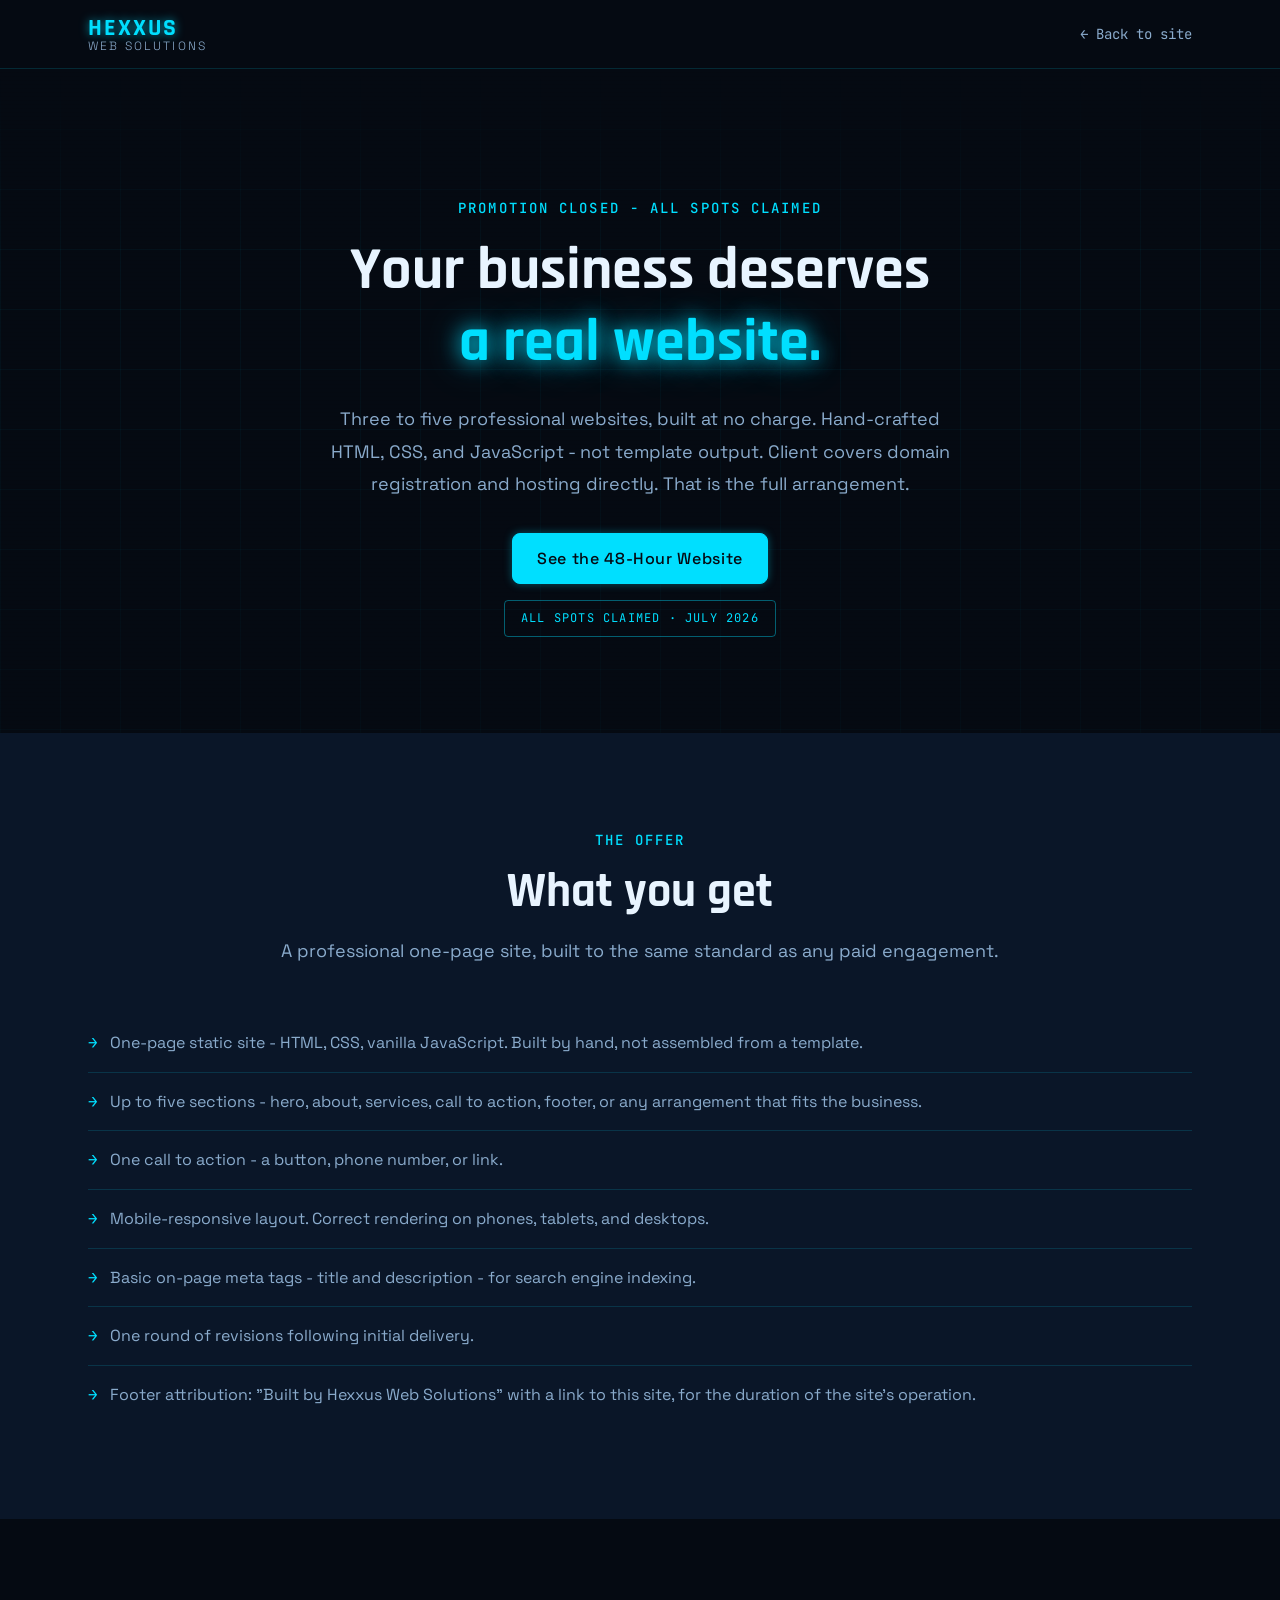
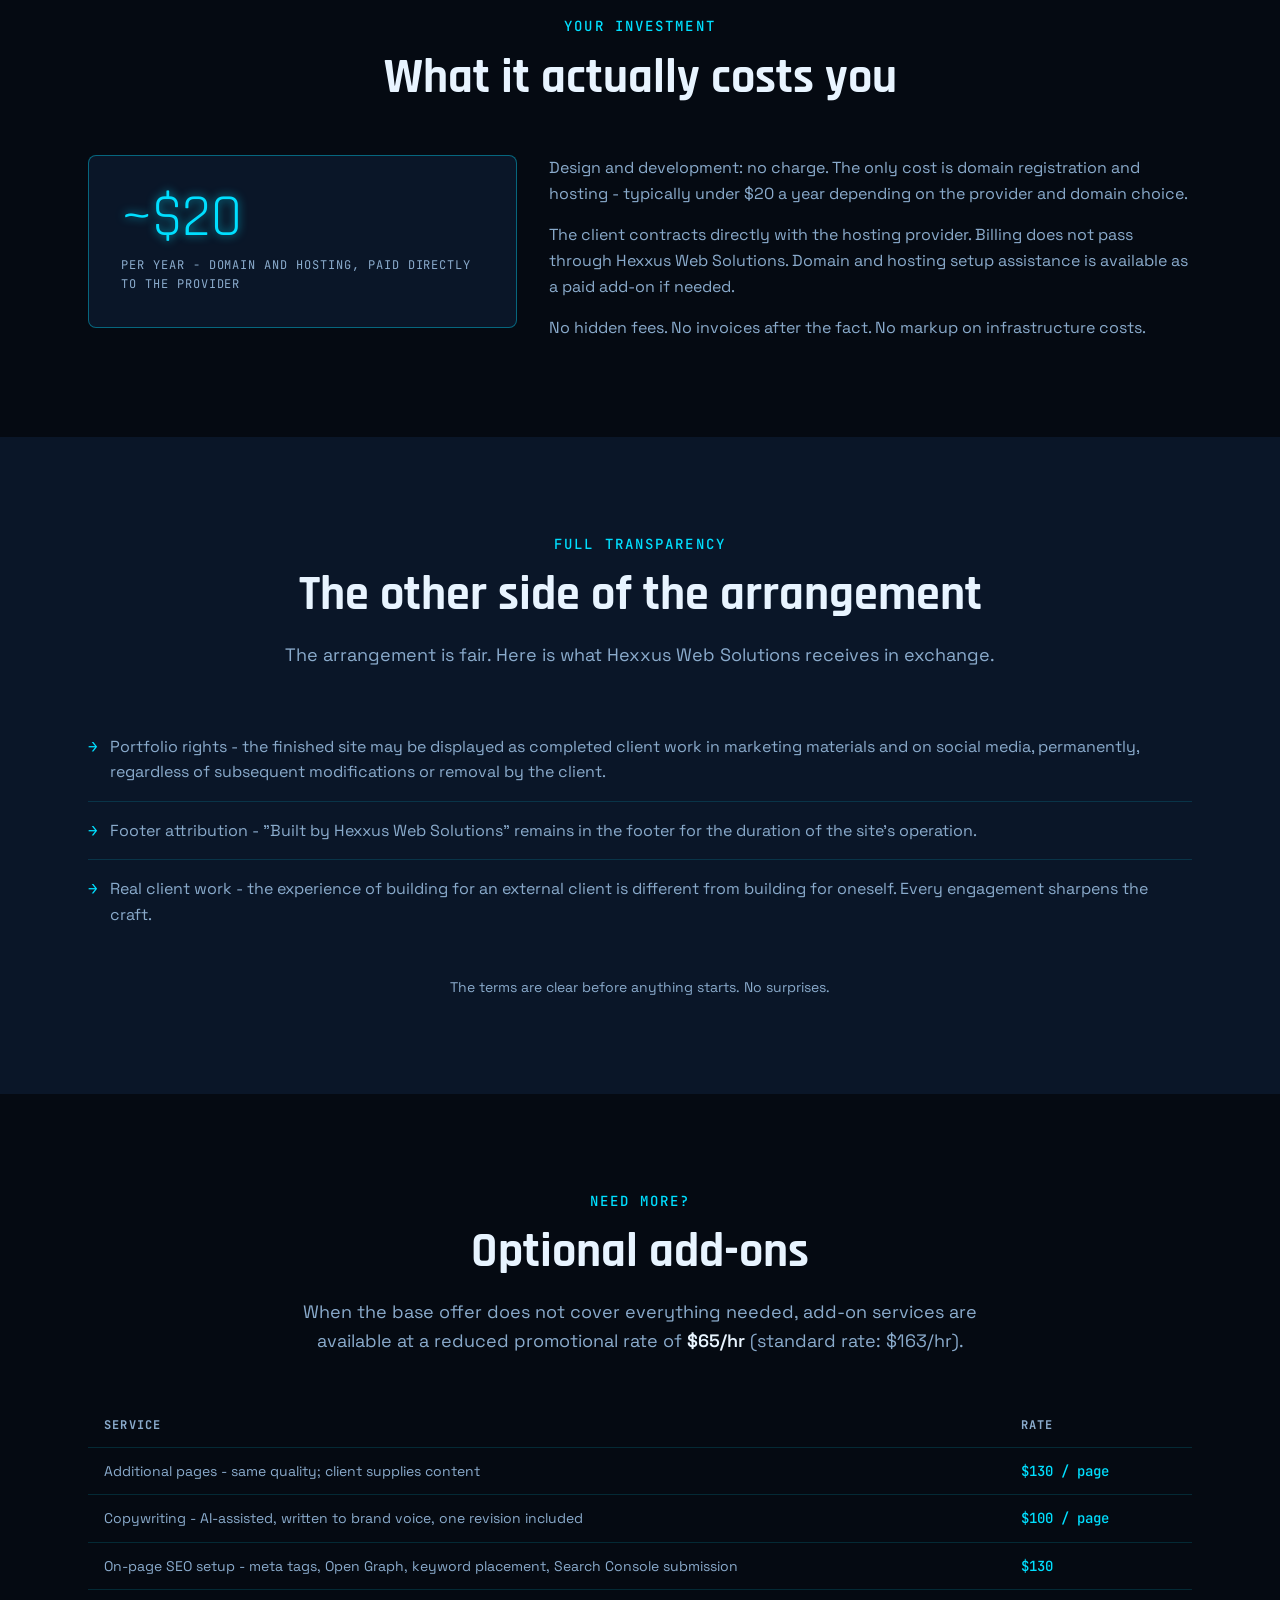
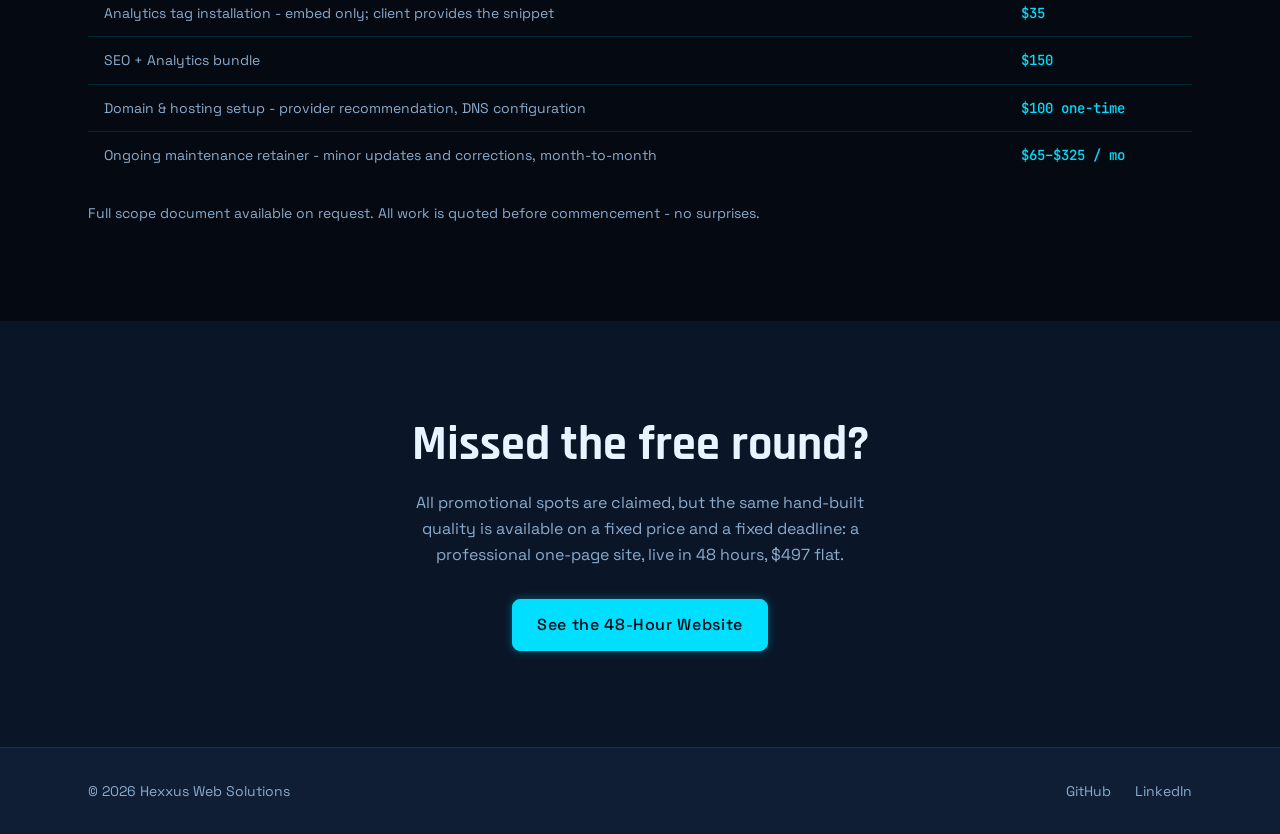
<file: free-site-promo/index.html>
<!DOCTYPE html>
<html lang="en">
<head>
	<meta charset="UTF-8">
	<meta name="viewport" content="width=device-width, initial-scale=1.0">
	<meta
		name="description"
		content="This promotion has ended - all free website spots are claimed. The 48-Hour
		Website is available instead: a professional one-page site, live in 48 hours, $497 flat."
	>
	<meta name="author" content="James Stacy">
	<title>Free Website Offer (Closed) - Hexxus Web Solutions</title>

	<!-- Open Graph -->
	<meta property="og:type" content="website">
	<meta property="og:url" content="https://hexxusweb.com/free-site-promo">
	<meta property="og:title" content="Free Website Offer - Hexxus Web Solutions">
	<meta property="og:description" content="Professional one-page site, built at no charge. Client covers domain and hosting only.">

	<!-- Fonts - loaded via link, not @import -->
	<link rel="preconnect" href="https://fonts.googleapis.com">
	<link rel="preconnect" href="https://fonts.gstatic.com" crossorigin>
	<link
		href="https://fonts.googleapis.com/css2?family=Rajdhani:wght@600;700&family=Space+Grotesk:wght@300;400;500&family=JetBrains+Mono:wght@400;500&display=swap"
		rel="stylesheet"
	>

	<!-- Umami Analytics -->
	<script defer src="https://analytics.sirhexx.com/script.js" data-website-id="01012255-a478-4e1d-929f-ee9b36e95f05"></script>

	<!-- CSS - general → specific -->
	<link rel="stylesheet" href="../assets/css/reset.css">
	<link rel="stylesheet" href="../assets/css/variables.css">
	<link rel="stylesheet" href="../assets/css/base.css">
	<link rel="stylesheet" href="../assets/css/layout.css">
	<link rel="stylesheet" href="../assets/css/components/skip-link.css">
	<link rel="stylesheet" href="../assets/css/components/navigation.css">
	<link rel="stylesheet" href="../assets/css/components/buttons.css">
	<link rel="stylesheet" href="../assets/css/components/badges.css">
	<link rel="stylesheet" href="../assets/css/utilities.css">

	<style>
		/* ============================================
		   Free Site Promo - page-specific styles
		   ============================================ */


		/* ── Sticky minimal header ───────────────── */

		.promo-header {
			position: sticky;
			top: 0;
			z-index: var(--z-sticky);
			padding-block: var(--space-4);
			background-color: var(--color-bg);
			border-bottom: 1px solid var(--color-border);
		}

		.promo-header__inner {
			display: flex;
			align-items: center;
			justify-content: space-between;
		}

		.promo-back {
			font-family: var(--font-mono);
			font-size: var(--text-sm);
			color: var(--color-text-secondary);
			text-decoration: none;
			transition: color var(--transition-fast);
		}

		.promo-back::before {
			content: "← ";
		}

		.promo-back:hover,
		.promo-back:focus {
			color: var(--color-cherenkov);
		}


		/* ── Hero ────────────────────────────────── */

		.promo-hero {
			position: relative;
			padding-block: var(--space-24) var(--space-16);
			text-align: center;
			overflow: hidden;
		}

		@media (min-width: 768px) {
			.promo-hero {
				padding-block: var(--space-32) var(--space-24);
			}
		}

		/* Perspective grid background - matches #hero treatment */
		.promo-hero::before {
			content: '';
			position: absolute;
			inset: 0;
			background-image:
				linear-gradient(rgba(0, 223, 255, 0.07) 1px, transparent 1px),
				linear-gradient(90deg, rgba(0, 223, 255, 0.07) 1px, transparent 1px);
			background-size: 60px 60px;
			mask-image: linear-gradient(to bottom, transparent 0%, rgba(0,0,0,0.6) 30%, rgba(0,0,0,0.3) 100%);
			pointer-events: none;
		}

		/* Scanline overlay - matches #hero treatment */
		.promo-hero::after {
			content: '';
			position: absolute;
			inset: 0;
			background-image: repeating-linear-gradient(
				to bottom,
				transparent 0px,
				transparent 3px,
				rgba(0, 0, 0, 0.08) 3px,
				rgba(0, 0, 0, 0.08) 4px
			);
			pointer-events: none;
		}

		.promo-hero__content {
			position: relative;
			z-index: 1;
		}

		.promo-hero__eyebrow {
			display: block;
			margin-bottom: var(--space-4);
			font-family: var(--font-mono);
			font-size: var(--text-sm);
			font-weight: var(--weight-medium);
			letter-spacing: 0.15em;
			text-transform: uppercase;
			color: var(--color-cherenkov);
		}

		.promo-hero__heading {
			margin-bottom: var(--space-6);
			font-size: clamp(var(--text-4xl), 5vw, var(--text-6xl));
			line-height: var(--leading-tight);
		}

		.promo-hero__heading--accent {
			display: block;
			color: var(--color-cherenkov);
			text-shadow: var(--glow-text-md);
		}

		.promo-hero__subheading {
			max-width: 52ch;
			margin-inline: auto;
			margin-bottom: var(--space-8);
			font-size: var(--text-lg);
			line-height: var(--leading-loose);
		}

		.promo-hero__actions {
			display: flex;
			flex-direction: column;
			align-items: center;
			gap: var(--space-4);
		}

		.promo-availability {
			display: inline-block;
			padding: var(--space-2) var(--space-4);
			border: 1px solid var(--color-border-strong);
			border-radius: var(--radius-sm);
			font-family: var(--font-mono);
			font-size: var(--text-xs);
			letter-spacing: 0.1em;
			text-transform: uppercase;
			color: var(--color-cherenkov);
		}


		/* ── Offer checklist ─────────────────────── */

		.offer-list {
			padding: 0;
			margin: 0;
			list-style: none;
		}

		.offer-list__item {
			display: flex;
			gap: var(--space-3);
			padding-block: var(--space-4);
			border-bottom: 1px solid var(--color-border);
			font-size: var(--text-base);
			line-height: var(--leading-normal);
			color: var(--color-text-secondary);
		}

		.offer-list__item:last-child {
			border-bottom: none;
		}

		.offer-list__marker {
			flex-shrink: 0;
			font-family: var(--font-mono);
			color: var(--color-cherenkov);
			user-select: none;
		}


		/* ── Cost section ────────────────────────── */

		.cost-grid {
			display: grid;
			gap: var(--space-8);
		}

		@media (min-width: 768px) {
			.cost-grid {
				grid-template-columns: 1fr 1.5fr;
				align-items: start;
			}
		}

		.cost-callout {
			padding: var(--space-8);
			border: 1px solid var(--color-border-strong);
			border-radius: var(--radius-md);
			background-color: var(--color-bg-surface);
		}

		.cost-callout__amount {
			display: block;
			margin-bottom: var(--space-2);
			font-family: var(--font-display);
			font-size: clamp(var(--text-5xl), 6vw, var(--text-6xl));
			line-height: 1;
			color: var(--color-cherenkov);
			text-shadow: var(--glow-text-sm);
		}

		.cost-callout__label {
			display: block;
			font-family: var(--font-mono);
			font-size: var(--text-xs);
			letter-spacing: 0.08em;
			text-transform: uppercase;
			color: var(--color-text-secondary);
		}

		.cost-body {
			display: flex;
			flex-direction: column;
			gap: var(--space-4);
		}


		/* ── Add-ons table ───────────────────────── */

		.addon-table {
			width: 100%;
			border-collapse: collapse;
		}

		.addon-table th,
		.addon-table td {
			padding: var(--space-3) var(--space-4);
			text-align: left;
			border-bottom: 1px solid var(--color-border);
		}

		.addon-table th {
			font-family: var(--font-mono);
			font-size: var(--text-xs);
			letter-spacing: 0.1em;
			text-transform: uppercase;
			color: var(--color-text-secondary);
		}

		.addon-table td {
			font-size: var(--text-sm);
			color: var(--color-text-secondary);
			line-height: var(--leading-normal);
		}

		.addon-table td:last-child {
			font-family: var(--font-mono);
			font-weight: var(--weight-medium);
			color: var(--color-cherenkov);
			white-space: nowrap;
		}

		.addon-table tr:last-child td {
			border-bottom: none;
		}

		.section-note {
			margin-top: var(--space-6);
			font-size: var(--text-sm);
			color: var(--color-text-secondary);
		}


		/* ── CTA section ─────────────────────────── */

		.promo-cta {
			padding-block: var(--space-24);
			text-align: center;
		}

		.promo-cta__heading {
			margin-bottom: var(--space-4);
			font-size: clamp(var(--text-3xl), 4vw, var(--text-5xl));
		}

		.promo-cta__sub {
			max-width: 48ch;
			margin-inline: auto;
			margin-bottom: var(--space-8);
		}

		.promo-center-note {
			margin-top: var(--space-8);
			font-size: var(--text-sm);
			color: var(--color-text-secondary);
			text-align: center;
		}
	</style>
</head>
<body>

	<!-- Skip link - first focusable element for keyboard/screen-reader users -->
	<a class="skip-link" href="#main-content">Skip to main content</a>

	<!-- ============================================
	     Minimal header - logo + back link
	     ============================================ -->
	<header class="promo-header" role="banner">
		<div class="container promo-header__inner">

			<a class="site-logo" href="/" aria-label="Hexxus Web Solutions - home">
				<span class="site-logo__wordmark">HEXXUS</span>
				<span class="site-logo__sub">Web Solutions</span>
			</a>

			<a class="promo-back" href="/">Back to site</a>

		</div>
	</header>

	<!-- ============================================
	     Main content
	     ============================================ -->
	<main id="main-content">

		<!-- ── Hero ───────────────────────────────── -->
		<section class="promo-hero" aria-labelledby="promo-heading">
			<div class="container promo-hero__content">

				<span class="promo-hero__eyebrow">Promotion Closed - All Spots Claimed</span>

				<h1 class="promo-hero__heading" id="promo-heading">
					Your business deserves<br>
					<span class="promo-hero__heading--accent">a real website.</span>
				</h1>

				<p class="promo-hero__subheading">
					Three to five professional websites, built at no charge.
					Hand-crafted HTML, CSS, and JavaScript - not template output.
					Client covers domain registration and hosting directly.
					That is the full arrangement.
				</p>

				<div class="promo-hero__actions">
					<a
						class="btn btn--primary"
						data-umami-event="promo-cta-click"
						data-umami-event-source="free-site-promo-page-closed"
						href="/48-hour-website/"
					>
						See the 48-Hour Website
					</a>

					<span class="promo-availability" aria-label="All spots claimed as of July 2026">
						All spots claimed · July 2026
					</span>
				</div>

			</div>
		</section>

		<!-- ── What's Included ───────────────────── -->
		<section class="section section--alt" aria-labelledby="included-heading">
			<div class="container">

				<header class="section__header">
					<span class="section__eyebrow">The Offer</span>
					<h2 class="section__title" id="included-heading">What you get</h2>
					<p class="section__subtitle">
						A professional one-page site, built to the same standard as any
						paid engagement.
					</p>
				</header>

				<ul class="offer-list" aria-label="Included deliverables">
					<li class="offer-list__item">
						<span class="offer-list__marker" aria-hidden="true">→</span>
						One-page static site - HTML, CSS, vanilla JavaScript. Built by hand, not assembled from a template.
					</li>
					<li class="offer-list__item">
						<span class="offer-list__marker" aria-hidden="true">→</span>
						Up to five sections - hero, about, services, call to action, footer, or any arrangement that fits the business.
					</li>
					<li class="offer-list__item">
						<span class="offer-list__marker" aria-hidden="true">→</span>
						One call to action - a button, phone number, or link.
					</li>
					<li class="offer-list__item">
						<span class="offer-list__marker" aria-hidden="true">→</span>
						Mobile-responsive layout. Correct rendering on phones, tablets, and desktops.
					</li>
					<li class="offer-list__item">
						<span class="offer-list__marker" aria-hidden="true">→</span>
						Basic on-page meta tags - title and description - for search engine indexing.
					</li>
					<li class="offer-list__item">
						<span class="offer-list__marker" aria-hidden="true">→</span>
						One round of revisions following initial delivery.
					</li>
					<li class="offer-list__item">
						<span class="offer-list__marker" aria-hidden="true">→</span>
						Footer attribution: "Built by Hexxus Web Solutions" with a link to this site, for the duration of the site's operation.
					</li>
				</ul>

			</div>
		</section>

		<!-- ── What It Costs You ─────────────────── -->
		<section class="section" aria-labelledby="cost-heading">
			<div class="container">

				<header class="section__header">
					<span class="section__eyebrow">Your Investment</span>
					<h2 class="section__title" id="cost-heading">What it actually costs you</h2>
				</header>

				<div class="cost-grid">

					<div class="cost-callout">
						<span class="cost-callout__amount">~$20</span>
						<span class="cost-callout__label">per year - domain and hosting, paid directly to the provider</span>
					</div>

					<div class="cost-body">
						<p>
							Design and development: no charge. The only cost is domain registration
							and hosting - typically under $20 a year depending on the provider
							and domain choice.
						</p>
						<p>
							The client contracts directly with the hosting provider. Billing does
							not pass through Hexxus Web Solutions. Domain and hosting setup
							assistance is available as a paid add-on if needed.
						</p>
						<p>
							No hidden fees. No invoices after the fact. No markup on infrastructure costs.
						</p>
					</div>

				</div>

			</div>
		</section>

		<!-- ── My Side of the Deal ───────────────── -->
		<section class="section section--alt" aria-labelledby="tradeoff-heading">
			<div class="container">

				<header class="section__header">
					<span class="section__eyebrow">Full Transparency</span>
					<h2 class="section__title" id="tradeoff-heading">The other side of the arrangement</h2>
					<p class="section__subtitle">
						The arrangement is fair. Here is what Hexxus Web Solutions receives in exchange.
					</p>
				</header>

				<ul class="offer-list" aria-label="What Hexxus Web Solutions receives in exchange">
					<li class="offer-list__item">
						<span class="offer-list__marker" aria-hidden="true">→</span>
						Portfolio rights - the finished site may be displayed as completed client work
						in marketing materials and on social media, permanently, regardless of
						subsequent modifications or removal by the client.
					</li>
					<li class="offer-list__item">
						<span class="offer-list__marker" aria-hidden="true">→</span>
						Footer attribution - "Built by Hexxus Web Solutions" remains in the footer
						for the duration of the site's operation.
					</li>
					<li class="offer-list__item">
						<span class="offer-list__marker" aria-hidden="true">→</span>
						Real client work - the experience of building for an external client is
						different from building for oneself. Every engagement sharpens the craft.
					</li>
				</ul>

				<p class="promo-center-note">
					The terms are clear before anything starts. No surprises.
				</p>

			</div>
		</section>

		<!-- ── Optional Add-Ons ──────────────────── -->
		<section class="section" aria-labelledby="addons-heading">
			<div class="container">

				<header class="section__header">
					<span class="section__eyebrow">Need More?</span>
					<h2 class="section__title" id="addons-heading">Optional add-ons</h2>
					<p class="section__subtitle">
						When the base offer does not cover everything needed, add-on services
						are available at a reduced promotional rate of <strong>$65/hr</strong>
						(standard rate: $163/hr).
					</p>
				</header>

				<table class="addon-table" aria-label="Available add-on services and rates">
					<thead>
						<tr>
							<th scope="col">Service</th>
							<th scope="col">Rate</th>
						</tr>
					</thead>
					<tbody>
						<tr>
							<td>Additional pages - same quality; client supplies content</td>
							<td>$130 / page</td>
						</tr>
						<tr>
							<td>Copywriting - AI-assisted, written to brand voice, one revision included</td>
							<td>$100 / page</td>
						</tr>
						<tr>
							<td>On-page SEO setup - meta tags, Open Graph, keyword placement, Search Console submission</td>
							<td>$130</td>
						</tr>
						<tr>
							<td>Analytics tag installation - embed only; client provides the snippet</td>
							<td>$35</td>
						</tr>
						<tr>
							<td>SEO + Analytics bundle</td>
							<td>$150</td>
						</tr>
						<tr>
							<td>Domain &amp; hosting setup - provider recommendation, DNS configuration</td>
							<td>$100 one-time</td>
						</tr>
						<tr>
							<td>Ongoing maintenance retainer - minor updates and corrections, month-to-month</td>
							<td>$65–$325 / mo</td>
						</tr>
					</tbody>
				</table>

				<p class="section-note">
					Full scope document available on request. All work is quoted before commencement - no surprises.
				</p>

			</div>
		</section>

		<!-- ── CTA ───────────────────────────────── -->
		<section class="promo-cta section--alt" aria-labelledby="cta-heading">
			<div class="container">

				<h2 class="promo-cta__heading" id="cta-heading">Missed the free round?</h2>

				<p class="promo-cta__sub">
					All promotional spots are claimed, but the same hand-built quality is
					available on a fixed price and a fixed deadline: a professional
					one-page site, live in 48 hours, $497 flat.
				</p>

				<a
					class="btn btn--primary"
					data-umami-event="promo-cta-click"
					data-umami-event-source="free-site-promo-page-closed"
					href="/48-hour-website/"
				>
					See the 48-Hour Website
				</a>

			</div>
		</section>

	</main>

	<!-- ============================================
	     Footer
	     ============================================ -->
	<footer class="site-footer" role="contentinfo">
		<div class="container site-footer__inner">
			<p class="site-footer__copy">
				&copy; <span data-copyright-year></span> Hexxus Web Solutions
			</p>
			<nav class="site-footer__links" aria-label="Footer links">
				<a
					href="https://github.com/SirHexxus"
					aria-label="GitHub profile (opens in new tab)"
					target="_blank"
					rel="noopener noreferrer"
				>
					GitHub
				</a>
				<a
					href="https://linkedin.com/in/james-m-stacy"
					aria-label="LinkedIn profile (opens in new tab)"
					target="_blank"
					rel="noopener noreferrer"
				>
					LinkedIn
				</a>
			</nav>
		</div>
	</footer>

	<!-- JS - copyright year only; no components needed on this standalone page -->
	<script>
		'use strict';
		const yearEl = document.querySelector('[data-copyright-year]');
		if (yearEl) yearEl.textContent = new Date().getFullYear();
	</script>

</body>
</html>
</file>
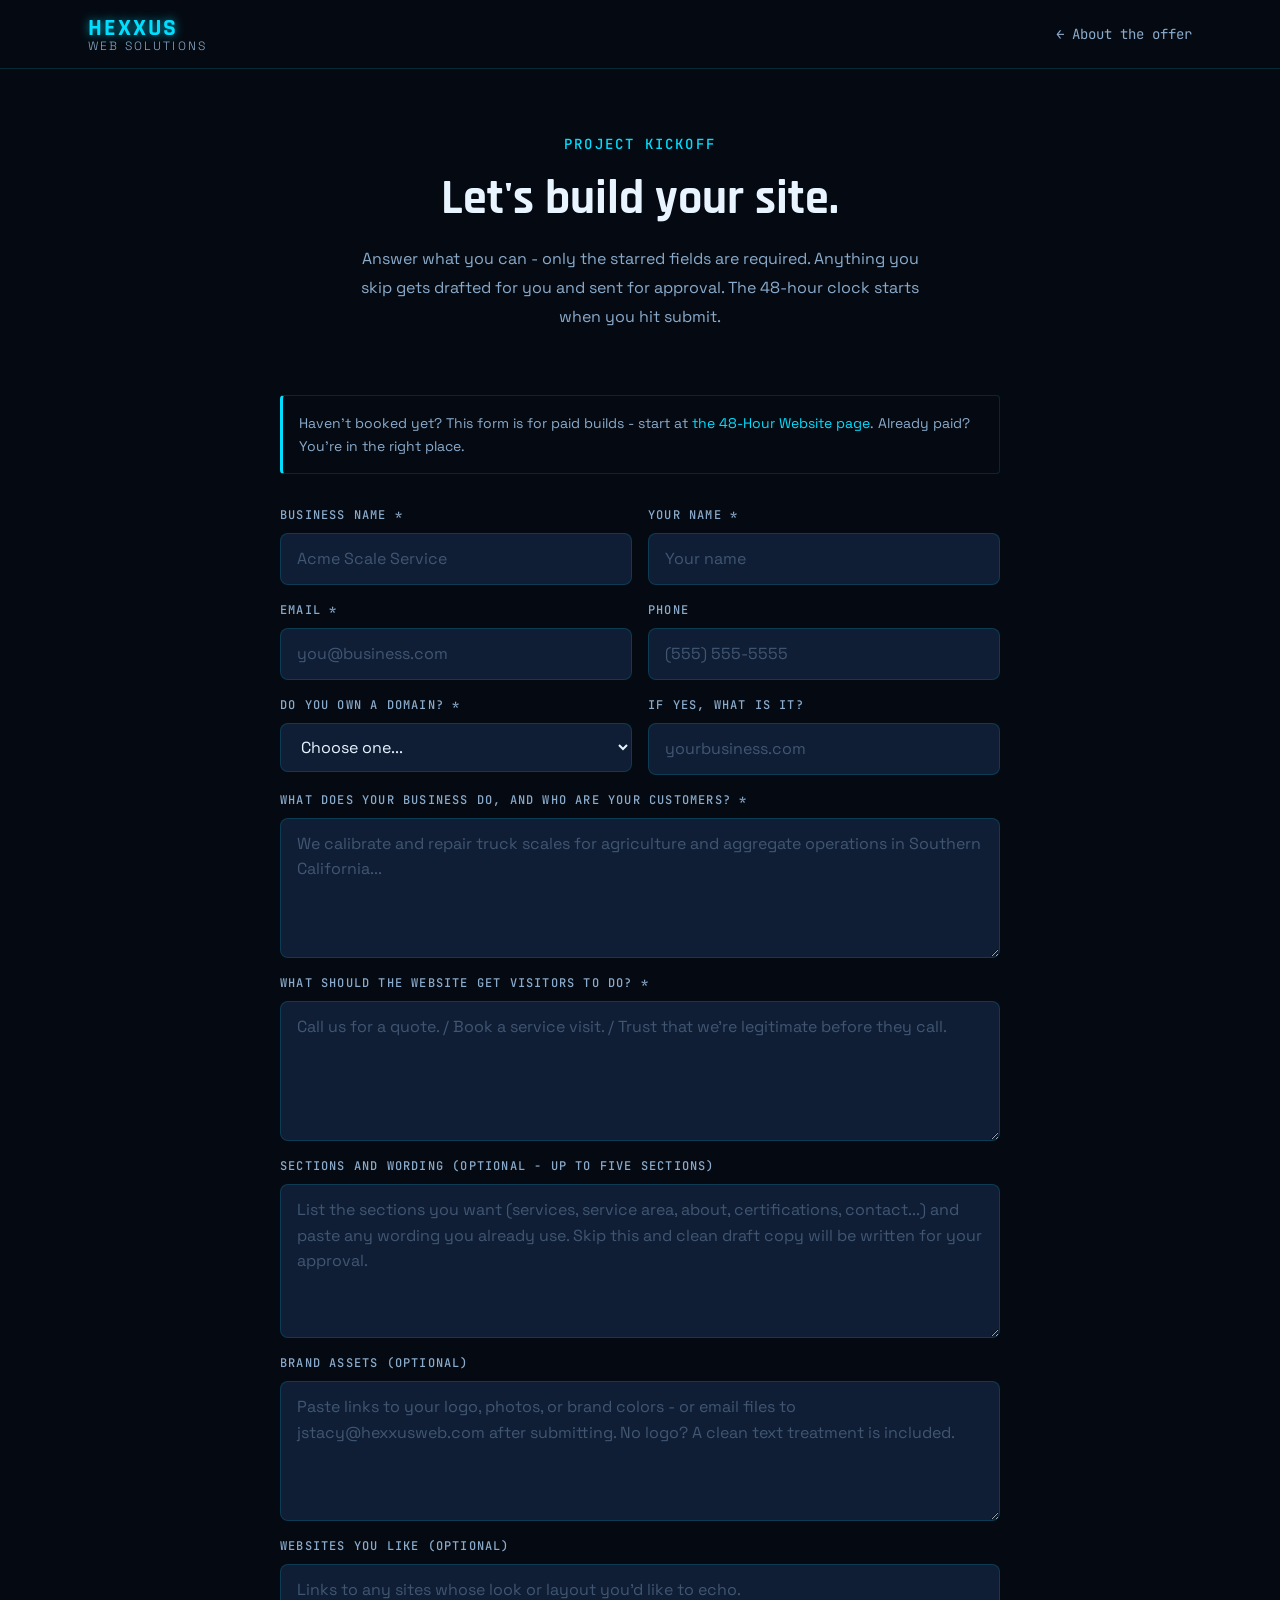
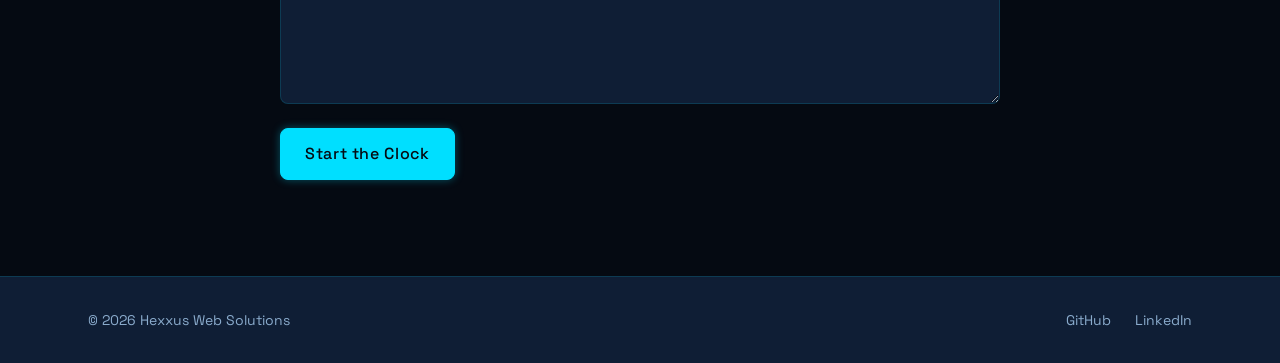
<file: kickoff/index.html>
<!DOCTYPE html>
<html lang="en">
<head>
	<meta charset="UTF-8">
	<meta name="viewport" content="width=device-width, initial-scale=1.0">
	<meta
		name="description"
		content="Kickoff form for your 48-Hour Website. Submit your business details and content -
		the 48-hour build clock starts the moment this form is complete."
	>
	<meta name="author" content="James Stacy">
	<meta name="robots" content="noindex">
	<title>Project Kickoff - Hexxus Web Solutions</title>

	<!-- Fonts - loaded via link, not @import -->
	<link rel="preconnect" href="https://fonts.googleapis.com">
	<link rel="preconnect" href="https://fonts.gstatic.com" crossorigin>
	<link
		href="https://fonts.googleapis.com/css2?family=Rajdhani:wght@600;700&family=Space+Grotesk:wght@300;400;500&family=JetBrains+Mono:wght@400;500&display=swap"
		rel="stylesheet"
	>

	<!-- Umami Analytics -->
	<script defer src="https://analytics.sirhexx.com/script.js" data-website-id="01012255-a478-4e1d-929f-ee9b36e95f05"></script>

	<!-- CSS - general → specific -->
	<link rel="stylesheet" href="../assets/css/reset.css">
	<link rel="stylesheet" href="../assets/css/variables.css">
	<link rel="stylesheet" href="../assets/css/base.css">
	<link rel="stylesheet" href="../assets/css/layout.css">
	<link rel="stylesheet" href="../assets/css/components/skip-link.css">
	<link rel="stylesheet" href="../assets/css/components/navigation.css">
	<link rel="stylesheet" href="../assets/css/components/buttons.css">
	<link rel="stylesheet" href="../assets/css/components/forms.css">
	<link rel="stylesheet" href="../assets/css/utilities.css">

	<style>
		/* ============================================
		   Kickoff - page-specific styles
		   ============================================ */

		.kickoff-header {
			position: sticky;
			top: 0;
			z-index: var(--z-sticky);
			padding-block: var(--space-4);
			background-color: var(--color-bg);
			border-bottom: 1px solid var(--color-border);
		}

		.kickoff-header__inner {
			display: flex;
			align-items: center;
			justify-content: space-between;
		}

		.kickoff-back {
			font-family: var(--font-mono);
			font-size: var(--text-sm);
			color: var(--color-text-secondary);
			text-decoration: none;
			transition: color var(--transition-fast);
		}

		.kickoff-back::before {
			content: "← ";
		}

		.kickoff-back:hover,
		.kickoff-back:focus {
			color: var(--color-cherenkov);
		}

		.kickoff-intro {
			padding-block: var(--space-16) var(--space-8);
			text-align: center;
		}

		.kickoff-intro__eyebrow {
			display: block;
			margin-bottom: var(--space-4);
			font-family: var(--font-mono);
			font-size: var(--text-sm);
			font-weight: var(--weight-medium);
			letter-spacing: 0.15em;
			text-transform: uppercase;
			color: var(--color-cherenkov);
		}

		.kickoff-intro__heading {
			margin-bottom: var(--space-4);
			font-size: clamp(var(--text-3xl), 4vw, var(--text-5xl));
			line-height: var(--leading-tight);
		}

		.kickoff-intro__sub {
			max-width: 56ch;
			margin-inline: auto;
			font-size: var(--text-base);
			line-height: var(--leading-loose);
			color: var(--color-text-secondary);
		}

		.kickoff-form-wrap {
			max-width: 720px;
			margin-inline: auto;
			padding-block: var(--space-8) var(--space-24);
		}

		.kickoff-note {
			margin-bottom: var(--space-8);
			padding: var(--space-4);
			border: 1px solid var(--color-border);
			border-left: 3px solid var(--color-cherenkov);
			border-radius: var(--radius-sm);
			font-size: var(--text-sm);
			line-height: var(--leading-normal);
			color: var(--color-text-secondary);
		}

		.kickoff-success {
			padding: var(--space-12) var(--space-8);
			border: 1px solid var(--color-border-strong);
			border-radius: var(--radius-md);
			background-color: var(--color-bg-surface);
			text-align: center;
		}

		.kickoff-success[hidden] {
			display: none;
		}

		.kickoff-success__icon {
			margin-bottom: var(--space-4);
			font-size: var(--text-4xl);
			color: var(--color-success);
		}

		.kickoff-success__title {
			margin-bottom: var(--space-3);
			font-size: var(--text-2xl);
		}

		.kickoff-success__message {
			max-width: 44ch;
			margin-inline: auto;
			color: var(--color-text-secondary);
			line-height: var(--leading-normal);
		}
	</style>
</head>
<body>

	<!-- Skip link - first focusable element for keyboard/screen-reader users -->
	<a class="skip-link" href="#main-content">Skip to main content</a>

	<!-- ============================================
	     Minimal header - logo + back link
	     ============================================ -->
	<header class="kickoff-header" role="banner">
		<div class="container kickoff-header__inner">

			<a class="site-logo" href="/" aria-label="Hexxus Web Solutions - home">
				<span class="site-logo__wordmark">HEXXUS</span>
				<span class="site-logo__sub">Web Solutions</span>
			</a>

			<a class="kickoff-back" href="/48-hour-website/">About the offer</a>

		</div>
	</header>

	<!-- ============================================
	     Main content
	     ============================================ -->
	<main id="main-content">

		<!-- ── Intro ──────────────────────────────── -->
		<section class="kickoff-intro" aria-labelledby="kickoff-heading">
			<div class="container">

				<span class="kickoff-intro__eyebrow">Project Kickoff</span>

				<h1 class="kickoff-intro__heading" id="kickoff-heading">
					Let's build your site.
				</h1>

				<p class="kickoff-intro__sub">
					Answer what you can - only the starred fields are required. Anything
					you skip gets drafted for you and sent for approval. The 48-hour
					clock starts when you hit submit.
				</p>

			</div>
		</section>

		<!-- ── Form ───────────────────────────────── -->
		<div class="container">
			<div class="kickoff-form-wrap">

				<p class="kickoff-note">
					Haven't booked yet? This form is for paid builds - start at
					<a href="/48-hour-website/">the 48-Hour Website page</a>. Already
					paid? You're in the right place.
				</p>

				<form
					class="form"
					data-kickoff-form
					aria-label="Project kickoff form"
				>
					<div class="form__row form__row--2col">
						<div class="field">
							<label class="field__label" for="kickoff-business">Business name *</label>
							<input
								class="field__input"
								id="kickoff-business"
								type="text"
								name="businessName"
								autocomplete="organization"
								placeholder="Acme Scale Service"
								required
							>
						</div>

						<div class="field">
							<label class="field__label" for="kickoff-name">Your name *</label>
							<input
								class="field__input"
								id="kickoff-name"
								type="text"
								name="contactName"
								autocomplete="name"
								placeholder="Your name"
								required
							>
						</div>
					</div>

					<div class="form__row form__row--2col">
						<div class="field">
							<label class="field__label" for="kickoff-email">Email *</label>
							<input
								class="field__input"
								id="kickoff-email"
								type="email"
								name="email"
								autocomplete="email"
								placeholder="you@business.com"
								required
							>
						</div>

						<div class="field">
							<label class="field__label" for="kickoff-phone">Phone</label>
							<input
								class="field__input"
								id="kickoff-phone"
								type="tel"
								name="phone"
								autocomplete="tel"
								placeholder="(555) 555-5555"
							>
						</div>
					</div>

					<div class="form__row form__row--2col">
						<div class="field">
							<label class="field__label" for="kickoff-domain-status">Do you own a domain? *</label>
							<select
								class="field__input"
								id="kickoff-domain-status"
								name="domainStatus"
								required
							>
								<option value="">Choose one...</option>
								<option value="I own a domain">Yes, I own one</option>
								<option value="I need help getting a domain">No - I need help getting one</option>
								<option value="Not sure">Not sure</option>
							</select>
						</div>

						<div class="field">
							<label class="field__label" for="kickoff-domain">If yes, what is it?</label>
							<input
								class="field__input"
								id="kickoff-domain"
								type="text"
								name="domainName"
								placeholder="yourbusiness.com"
							>
						</div>
					</div>

					<div class="field">
						<label class="field__label" for="kickoff-about">
							What does your business do, and who are your customers? *
						</label>
						<textarea
							class="field__textarea"
							id="kickoff-about"
							name="about"
							rows="4"
							placeholder="We calibrate and repair truck scales for agriculture and aggregate operations in Southern California..."
							required
						></textarea>
					</div>

					<div class="field">
						<label class="field__label" for="kickoff-goal">
							What should the website get visitors to do? *
						</label>
						<textarea
							class="field__textarea"
							id="kickoff-goal"
							name="goal"
							rows="3"
							placeholder="Call us for a quote. / Book a service visit. / Trust that we're legitimate before they call."
							required
						></textarea>
					</div>

					<div class="field">
						<label class="field__label" for="kickoff-sections">
							Sections and wording (optional - up to five sections)
						</label>
						<textarea
							class="field__textarea"
							id="kickoff-sections"
							name="sections"
							rows="5"
							placeholder="List the sections you want (services, service area, about, certifications, contact...) and paste any wording you already use. Skip this and clean draft copy will be written for your approval."
						></textarea>
					</div>

					<div class="field">
						<label class="field__label" for="kickoff-assets">
							Brand assets (optional)
						</label>
						<textarea
							class="field__textarea"
							id="kickoff-assets"
							name="assets"
							rows="3"
							placeholder="Paste links to your logo, photos, or brand colors - or email files to jstacy@hexxusweb.com after submitting. No logo? A clean text treatment is included."
						></textarea>
					</div>

					<div class="field">
						<label class="field__label" for="kickoff-inspiration">
							Websites you like (optional)
						</label>
						<textarea
							class="field__textarea"
							id="kickoff-inspiration"
							name="inspiration"
							rows="2"
							placeholder="Links to any sites whose look or layout you'd like to echo."
						></textarea>
					</div>

					<!-- Error banner -->
					<div
						class="form-banner form-banner--error hidden"
						role="alert"
						data-form-error-banner
					>
						Something went wrong. Please try again or email your answers to jstacy@hexxusweb.com.
					</div>

					<div class="form__submit">
						<button
							class="btn btn--primary"
							type="submit"
							data-form-submit
						>
							Start the Clock
						</button>
					</div>

				</form>

				<!-- Success message (form is hidden, this is revealed) -->
				<div
					class="kickoff-success"
					data-kickoff-success
					role="status"
					aria-live="polite"
					tabindex="-1"
					hidden
				>
					<div class="kickoff-success__icon" aria-hidden="true">✓</div>
					<h2 class="kickoff-success__title">The clock is running.</h2>
					<p class="kickoff-success__message">
						Kickoff received - your site will be live within 48 hours. You'll
						get a confirmation email shortly, and a preview link as soon as
						there's something to look at. Have logo files or photos?
						Email them to jstacy@hexxusweb.com now.
					</p>
				</div>

			</div>
		</div>

	</main>

	<!-- ============================================
	     Footer
	     ============================================ -->
	<footer class="site-footer" role="contentinfo">
		<div class="container site-footer__inner">
			<p class="site-footer__copy">
				&copy; <span data-copyright-year></span> Hexxus Web Solutions
			</p>
			<nav class="site-footer__links" aria-label="Footer links">
				<a
					href="https://github.com/SirHexxus"
					aria-label="GitHub profile (opens in new tab)"
					target="_blank"
					rel="noopener noreferrer"
				>
					GitHub
				</a>
				<a
					href="https://linkedin.com/in/james-m-stacy"
					aria-label="LinkedIn profile (opens in new tab)"
					target="_blank"
					rel="noopener noreferrer"
				>
					LinkedIn
				</a>
			</nav>
		</div>
	</footer>

	<!-- JS - loaded at end of body with defer -->
	<script src="../assets/js/services/contactApi.js" defer></script>
	<script src="../assets/js/pages/kickoff.js" defer></script>
	<script>
		'use strict';
		const yearEl = document.querySelector('[data-copyright-year]');
		if (yearEl) yearEl.textContent = new Date().getFullYear();
	</script>

</body>
</html>
</file>
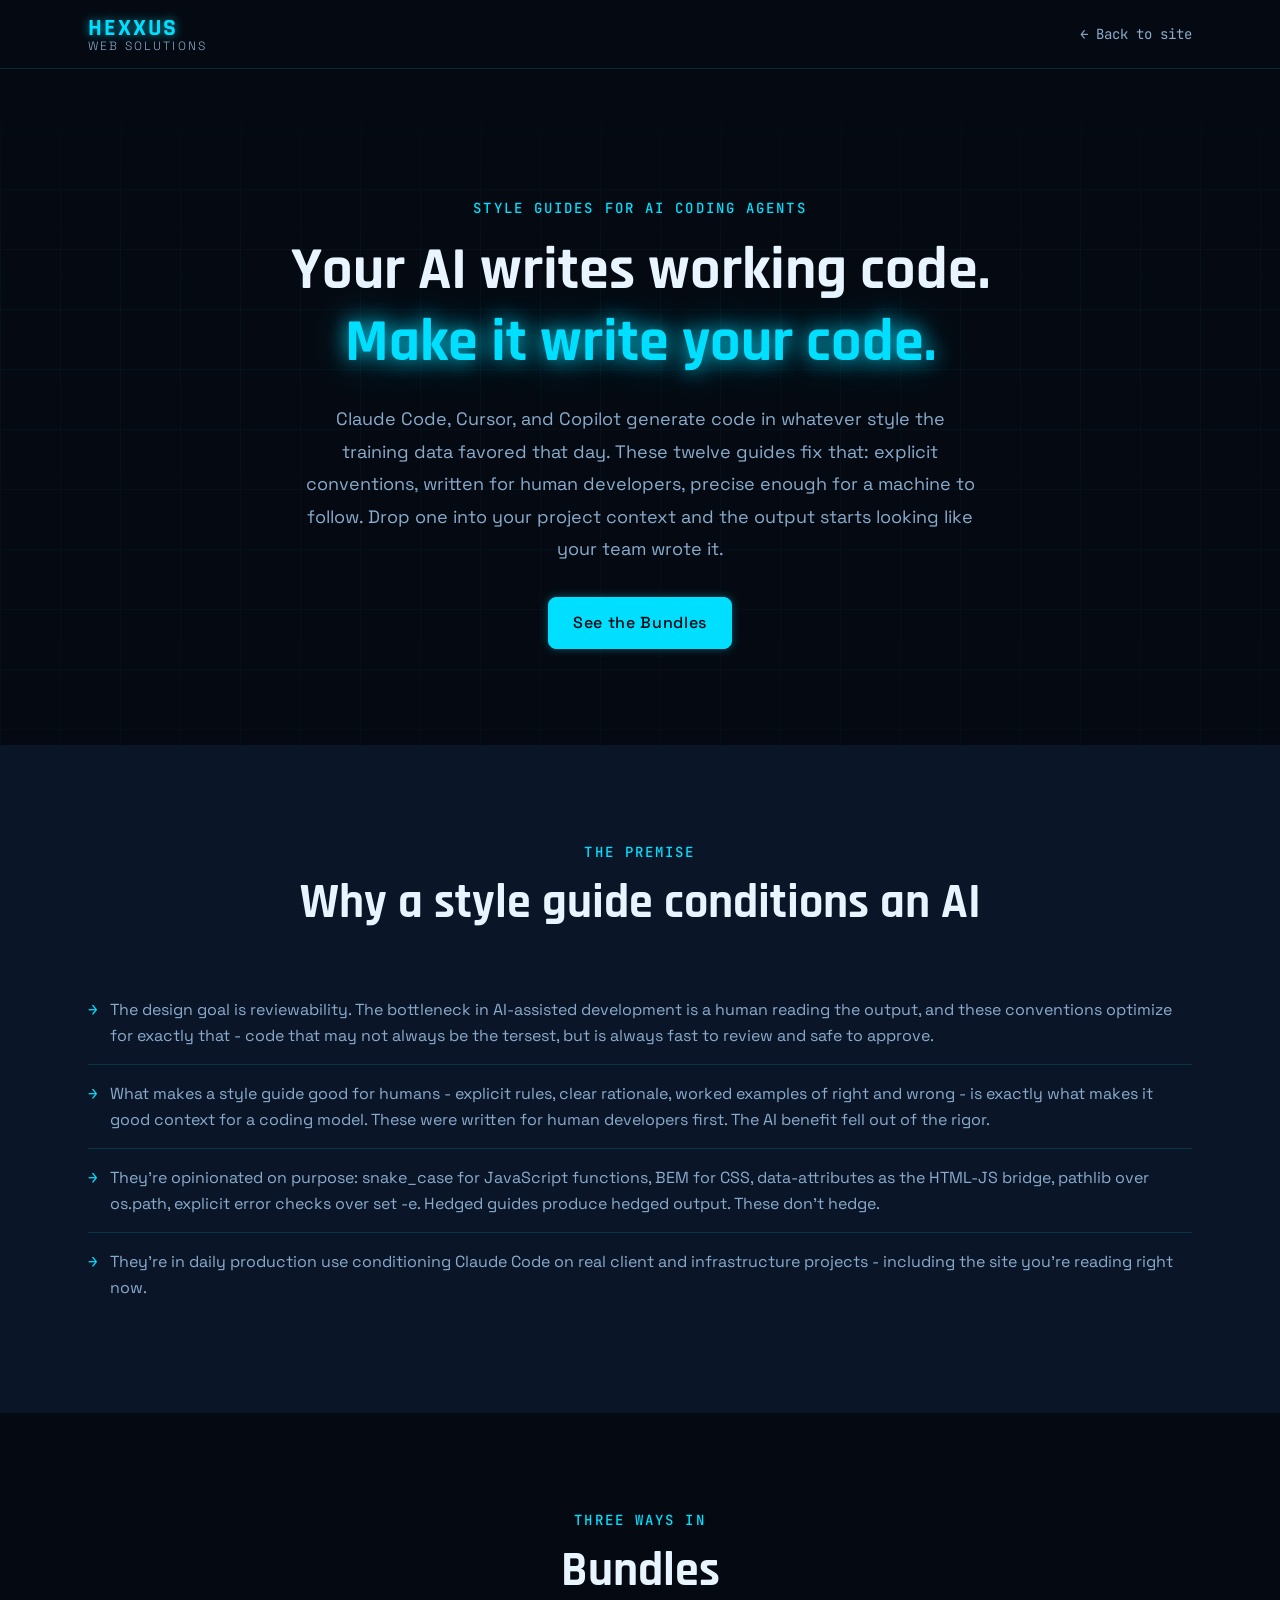
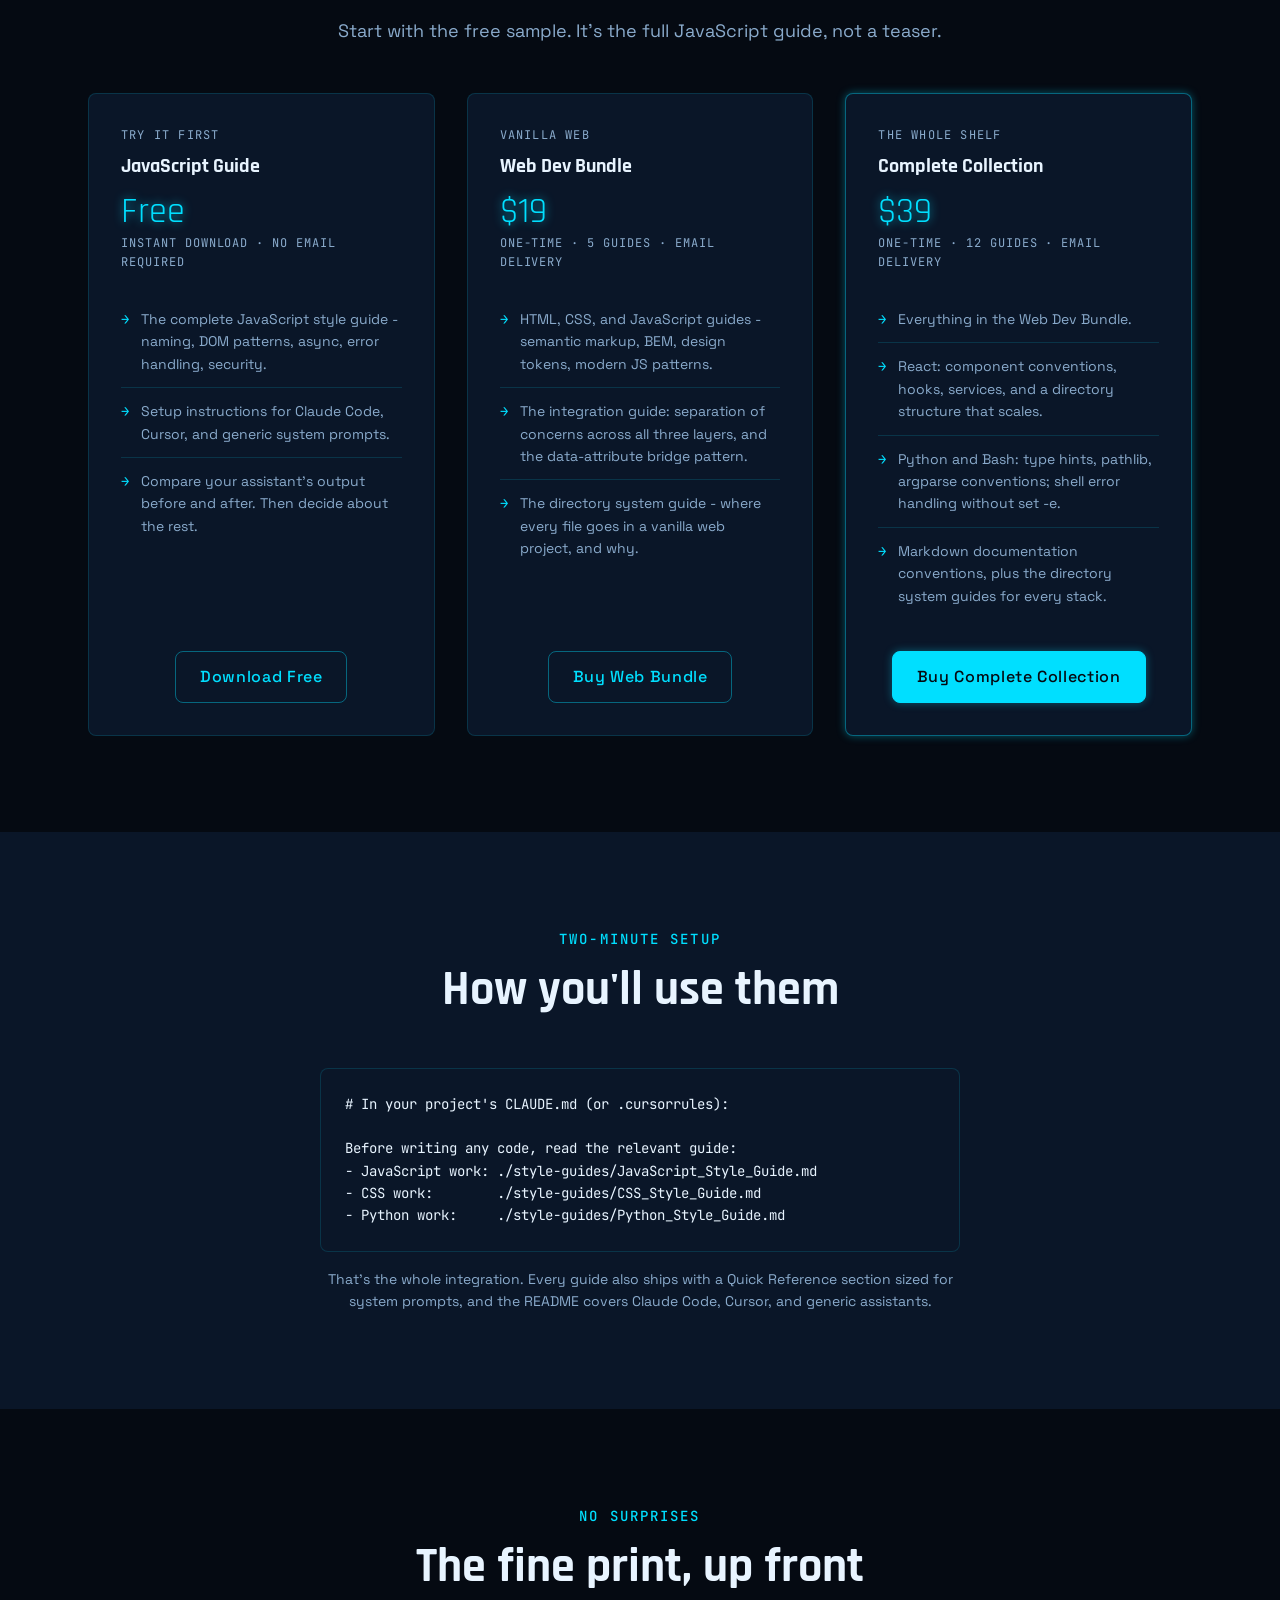
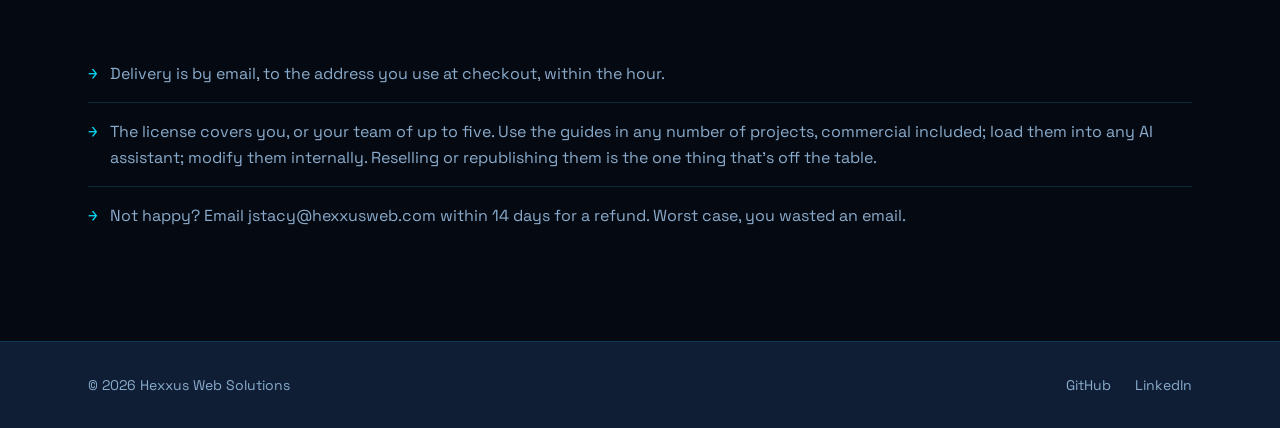
<file: style-guides/index.html>
<!DOCTYPE html>
<html lang="en">
<head>
	<meta charset="UTF-8">
	<meta name="viewport" content="width=device-width, initial-scale=1.0">
	<meta
		name="description"
		content="Opinionated style guides that condition AI coding assistants - Claude Code, Cursor,
		Copilot - to write consistent, idiomatic code. Free JavaScript sample; bundles from $19."
	>
	<meta name="author" content="James Stacy">
	<title>Style Guides for AI Coding Agents - Hexxus Web Solutions</title>

	<!-- Open Graph -->
	<meta property="og:type" content="website">
	<meta property="og:url" content="https://hexxusweb.com/style-guides">
	<meta property="og:title" content="Style Guides for AI Coding Agents - Hexxus Web Solutions">
	<meta property="og:description" content="Make your AI assistant write code that looks like your team wrote it. Free sample; bundles from $19.">

	<!-- Fonts - loaded via link, not @import -->
	<link rel="preconnect" href="https://fonts.googleapis.com">
	<link rel="preconnect" href="https://fonts.gstatic.com" crossorigin>
	<link
		href="https://fonts.googleapis.com/css2?family=Rajdhani:wght@600;700&family=Space+Grotesk:wght@300;400;500&family=JetBrains+Mono:wght@400;500&display=swap"
		rel="stylesheet"
	>

	<!-- Umami Analytics -->
	<script defer src="https://analytics.sirhexx.com/script.js" data-website-id="01012255-a478-4e1d-929f-ee9b36e95f05"></script>

	<!-- CSS - general → specific -->
	<link rel="stylesheet" href="../assets/css/reset.css">
	<link rel="stylesheet" href="../assets/css/variables.css">
	<link rel="stylesheet" href="../assets/css/base.css">
	<link rel="stylesheet" href="../assets/css/layout.css">
	<link rel="stylesheet" href="../assets/css/components/skip-link.css">
	<link rel="stylesheet" href="../assets/css/components/navigation.css">
	<link rel="stylesheet" href="../assets/css/components/buttons.css">
	<link rel="stylesheet" href="../assets/css/components/badges.css">
	<link rel="stylesheet" href="../assets/css/utilities.css">

	<style>
		/* ============================================
		   Style Guides - page-specific styles
		   ============================================ */


		/* ── Sticky minimal header ───────────────── */

		.guides-header {
			position: sticky;
			top: 0;
			z-index: var(--z-sticky);
			padding-block: var(--space-4);
			background-color: var(--color-bg);
			border-bottom: 1px solid var(--color-border);
		}

		.guides-header__inner {
			display: flex;
			align-items: center;
			justify-content: space-between;
		}

		.guides-back {
			font-family: var(--font-mono);
			font-size: var(--text-sm);
			color: var(--color-text-secondary);
			text-decoration: none;
			transition: color var(--transition-fast);
		}

		.guides-back::before {
			content: "← ";
		}

		.guides-back:hover,
		.guides-back:focus {
			color: var(--color-cherenkov);
		}


		/* ── Hero ────────────────────────────────── */

		.guides-hero {
			position: relative;
			padding-block: var(--space-24) var(--space-16);
			text-align: center;
			overflow: hidden;
		}

		@media (min-width: 768px) {
			.guides-hero {
				padding-block: var(--space-32) var(--space-24);
			}
		}

		/* Perspective grid background - matches #hero treatment */
		.guides-hero::before {
			content: '';
			position: absolute;
			inset: 0;
			background-image:
				linear-gradient(rgba(0, 223, 255, 0.07) 1px, transparent 1px),
				linear-gradient(90deg, rgba(0, 223, 255, 0.07) 1px, transparent 1px);
			background-size: 60px 60px;
			mask-image: linear-gradient(to bottom, transparent 0%, rgba(0,0,0,0.6) 30%, rgba(0,0,0,0.3) 100%);
			pointer-events: none;
		}

		.guides-hero__content {
			position: relative;
			z-index: 1;
		}

		.guides-hero__eyebrow {
			display: block;
			margin-bottom: var(--space-4);
			font-family: var(--font-mono);
			font-size: var(--text-sm);
			font-weight: var(--weight-medium);
			letter-spacing: 0.15em;
			text-transform: uppercase;
			color: var(--color-cherenkov);
		}

		.guides-hero__heading {
			margin-bottom: var(--space-6);
			font-size: clamp(var(--text-4xl), 5vw, var(--text-6xl));
			line-height: var(--leading-tight);
		}

		.guides-hero__heading--accent {
			display: block;
			color: var(--color-cherenkov);
			text-shadow: var(--glow-text-md);
		}

		.guides-hero__subheading {
			max-width: 56ch;
			margin-inline: auto;
			margin-bottom: var(--space-8);
			font-size: var(--text-lg);
			line-height: var(--leading-loose);
		}


		/* ── Pricing cards ───────────────────────── */

		.pricing-grid {
			display: grid;
			gap: var(--space-8);
			align-items: stretch;
		}

		@media (min-width: 900px) {
			.pricing-grid {
				grid-template-columns: repeat(3, 1fr);
			}
		}

		.price-card {
			display: flex;
			flex-direction: column;
			padding: var(--space-8);
			border: 1px solid var(--color-border);
			border-radius: var(--radius-md);
			background-color: var(--color-bg-surface);
		}

		.price-card--flagship {
			border-color: var(--color-border-strong);
			box-shadow: var(--glow-sm);
		}

		.price-card__eyebrow {
			margin-bottom: var(--space-2);
			font-family: var(--font-mono);
			font-size: var(--text-xs);
			letter-spacing: 0.1em;
			text-transform: uppercase;
			color: var(--color-text-secondary);
		}

		.price-card__title {
			margin-bottom: var(--space-4);
			font-size: var(--text-xl);
		}

		.price-card__amount {
			display: block;
			margin-bottom: var(--space-1);
			font-family: var(--font-display);
			font-size: clamp(var(--text-3xl), 4vw, var(--text-4xl));
			line-height: 1;
			color: var(--color-cherenkov);
			text-shadow: var(--glow-text-sm);
		}

		.price-card__amount-label {
			display: block;
			margin-bottom: var(--space-6);
			font-family: var(--font-mono);
			font-size: var(--text-xs);
			letter-spacing: 0.08em;
			text-transform: uppercase;
			color: var(--color-text-secondary);
		}

		.price-card__features {
			flex-grow: 1;
			padding: 0;
			margin: 0 0 var(--space-8);
			list-style: none;
		}

		.price-card__feature {
			display: flex;
			gap: var(--space-3);
			padding-block: var(--space-3);
			border-bottom: 1px solid var(--color-border);
			font-size: var(--text-sm);
			line-height: var(--leading-normal);
			color: var(--color-text-secondary);
		}

		.price-card__feature:last-child {
			border-bottom: none;
		}

		.price-card__marker {
			flex-shrink: 0;
			font-family: var(--font-mono);
			color: var(--color-cherenkov);
			user-select: none;
		}

		.price-card__cta {
			text-align: center;
		}


		/* ── Code sample ─────────────────────────── */

		.usage-block {
			max-width: 640px;
			margin-inline: auto;
			padding: var(--space-6);
			border: 1px solid var(--color-border);
			border-radius: var(--radius-md);
			background-color: var(--color-bg-surface);
			overflow-x: auto;
		}

		.usage-block pre {
			font-family: var(--font-mono);
			font-size: var(--text-sm);
			line-height: var(--leading-normal);
			color: var(--color-text-primary);
		}

		.usage-note {
			max-width: 640px;
			margin-inline: auto;
			margin-top: var(--space-4);
			font-size: var(--text-sm);
			color: var(--color-text-secondary);
			text-align: center;
		}


		/* ── Fine print list ─────────────────────── */

		.terms-list {
			padding: 0;
			margin: 0;
			list-style: none;
		}

		.terms-list__item {
			display: flex;
			gap: var(--space-3);
			padding-block: var(--space-4);
			border-bottom: 1px solid var(--color-border);
			font-size: var(--text-base);
			line-height: var(--leading-normal);
			color: var(--color-text-secondary);
		}

		.terms-list__item:last-child {
			border-bottom: none;
		}

		.terms-list__marker {
			flex-shrink: 0;
			font-family: var(--font-mono);
			color: var(--color-cherenkov);
			user-select: none;
		}
	</style>
</head>
<body>

	<!-- Skip link - first focusable element for keyboard/screen-reader users -->
	<a class="skip-link" href="#main-content">Skip to main content</a>

	<!-- ============================================
	     Minimal header - logo + back link
	     ============================================ -->
	<header class="guides-header" role="banner">
		<div class="container guides-header__inner">

			<a class="site-logo" href="/" aria-label="Hexxus Web Solutions - home">
				<span class="site-logo__wordmark">HEXXUS</span>
				<span class="site-logo__sub">Web Solutions</span>
			</a>

			<a class="guides-back" href="/">Back to site</a>

		</div>
	</header>

	<!-- ============================================
	     Main content
	     ============================================ -->
	<main id="main-content">

		<!-- ── Hero ───────────────────────────────── -->
		<section class="guides-hero" aria-labelledby="guides-heading">
			<div class="container guides-hero__content">

				<span class="guides-hero__eyebrow">Style Guides for AI Coding Agents</span>

				<h1 class="guides-hero__heading" id="guides-heading">
					Your AI writes working code.<br>
					<span class="guides-hero__heading--accent">Make it write your code.</span>
				</h1>

				<p class="guides-hero__subheading">
					Claude Code, Cursor, and Copilot generate code in whatever style
					the training data favored that day. These twelve guides fix that:
					explicit conventions, written for human developers, precise enough
					for a machine to follow. Drop one into your project context and
					the output starts looking like your team wrote it.
				</p>

				<a
					class="btn btn--primary"
					data-umami-event="guides-cta-click"
					data-umami-event-button="hero-see-bundles"
					href="#pricing"
				>
					See the Bundles
				</a>

			</div>
		</section>

		<!-- ── Why it works ──────────────────────── -->
		<section class="section section--alt" aria-labelledby="why-heading">
			<div class="container">

				<header class="section__header">
					<span class="section__eyebrow">The Premise</span>
					<h2 class="section__title" id="why-heading">Why a style guide conditions an AI</h2>
				</header>

				<ul class="terms-list" aria-label="Reasons these guides work">
					<li class="terms-list__item">
						<span class="terms-list__marker" aria-hidden="true">→</span>
						The design goal is reviewability. The bottleneck in AI-assisted
						development is a human reading the output, and these conventions
						optimize for exactly that - code that may not always be the
						tersest, but is always fast to review and safe to approve.
					</li>
					<li class="terms-list__item">
						<span class="terms-list__marker" aria-hidden="true">→</span>
						What makes a style guide good for humans - explicit rules, clear
						rationale, worked examples of right and wrong - is exactly what
						makes it good context for a coding model. These were written for
						human developers first. The AI benefit fell out of the rigor.
					</li>
					<li class="terms-list__item">
						<span class="terms-list__marker" aria-hidden="true">→</span>
						They're opinionated on purpose: snake_case for JavaScript
						functions, BEM for CSS, data-attributes as the HTML-JS bridge,
						pathlib over os.path, explicit error checks over set -e. Hedged
						guides produce hedged output. These don't hedge.
					</li>
					<li class="terms-list__item">
						<span class="terms-list__marker" aria-hidden="true">→</span>
						They're in daily production use conditioning Claude Code on real
						client and infrastructure projects - including the site you're
						reading right now.
					</li>
				</ul>

			</div>
		</section>

		<!-- ── Pricing ───────────────────────────── -->
		<section id="pricing" class="section" aria-labelledby="pricing-heading">
			<div class="container">

				<header class="section__header">
					<span class="section__eyebrow">Three Ways In</span>
					<h2 class="section__title" id="pricing-heading">Bundles</h2>
					<p class="section__subtitle">
						Start with the free sample. It's the full JavaScript guide,
						not a teaser.
					</p>
				</header>

				<div class="pricing-grid">

					<!-- Free sample -->
					<article class="price-card" aria-labelledby="free-title">
						<span class="price-card__eyebrow">Try it first</span>
						<h3 class="price-card__title" id="free-title">JavaScript Guide</h3>
						<span class="price-card__amount">Free</span>
						<span class="price-card__amount-label">instant download · no email required</span>

						<ul class="price-card__features" aria-label="Free sample contents">
							<li class="price-card__feature">
								<span class="price-card__marker" aria-hidden="true">→</span>
								The complete JavaScript style guide - naming, DOM patterns,
								async, error handling, security.
							</li>
							<li class="price-card__feature">
								<span class="price-card__marker" aria-hidden="true">→</span>
								Setup instructions for Claude Code, Cursor, and generic
								system prompts.
							</li>
							<li class="price-card__feature">
								<span class="price-card__marker" aria-hidden="true">→</span>
								Compare your assistant's output before and after. Then
								decide about the rest.
							</li>
						</ul>

						<div class="price-card__cta">
							<a
								class="btn btn--ghost"
								data-umami-event="guides-cta-click"
								data-umami-event-button="download-free"
								href="downloads/hexxus-javascript-style-guide-free.zip"
								download
							>
								Download Free
							</a>
						</div>
					</article>

					<!-- Web bundle -->
					<article class="price-card" aria-labelledby="web-title">
						<span class="price-card__eyebrow">Vanilla web</span>
						<h3 class="price-card__title" id="web-title">Web Dev Bundle</h3>
						<span class="price-card__amount">$19</span>
						<span class="price-card__amount-label">one-time · 5 guides · email delivery</span>

						<ul class="price-card__features" aria-label="Web bundle contents">
							<li class="price-card__feature">
								<span class="price-card__marker" aria-hidden="true">→</span>
								HTML, CSS, and JavaScript guides - semantic markup, BEM,
								design tokens, modern JS patterns.
							</li>
							<li class="price-card__feature">
								<span class="price-card__marker" aria-hidden="true">→</span>
								The integration guide: separation of concerns across all
								three layers, and the data-attribute bridge pattern.
							</li>
							<li class="price-card__feature">
								<span class="price-card__marker" aria-hidden="true">→</span>
								The directory system guide - where every file goes in a
								vanilla web project, and why.
							</li>
						</ul>

						<div class="price-card__cta">
							<a
								class="btn btn--ghost"
								data-umami-event="guides-cta-click"
								data-umami-event-button="buy-web-bundle"
								href="https://buy.stripe.com/4gM4gA8EjaXldTyd6geEo02"
							>
								Buy Web Bundle
							</a>
						</div>
					</article>

					<!-- Complete collection -->
					<article class="price-card price-card--flagship" aria-labelledby="complete-title">
						<span class="price-card__eyebrow">The whole shelf</span>
						<h3 class="price-card__title" id="complete-title">Complete Collection</h3>
						<span class="price-card__amount">$39</span>
						<span class="price-card__amount-label">one-time · 12 guides · email delivery</span>

						<ul class="price-card__features" aria-label="Complete collection contents">
							<li class="price-card__feature">
								<span class="price-card__marker" aria-hidden="true">→</span>
								Everything in the Web Dev Bundle.
							</li>
							<li class="price-card__feature">
								<span class="price-card__marker" aria-hidden="true">→</span>
								React: component conventions, hooks, services, and a
								directory structure that scales.
							</li>
							<li class="price-card__feature">
								<span class="price-card__marker" aria-hidden="true">→</span>
								Python and Bash: type hints, pathlib, argparse conventions;
								shell error handling without set -e.
							</li>
							<li class="price-card__feature">
								<span class="price-card__marker" aria-hidden="true">→</span>
								Markdown documentation conventions, plus the directory
								system guides for every stack.
							</li>
						</ul>

						<div class="price-card__cta">
							<a
								class="btn btn--primary"
								data-umami-event="guides-cta-click"
								data-umami-event-button="buy-complete"
								href="https://buy.stripe.com/9B69AU6wb3uTaHmaY8eEo03"
							>
								Buy Complete Collection
							</a>
						</div>
					</article>

				</div>

			</div>
		</section>

		<!-- ── How to use ────────────────────────── -->
		<section class="section section--alt" aria-labelledby="usage-heading">
			<div class="container">

				<header class="section__header">
					<span class="section__eyebrow">Two-Minute Setup</span>
					<h2 class="section__title" id="usage-heading">How you'll use them</h2>
				</header>

				<div class="usage-block">
					<pre># In your project's CLAUDE.md (or .cursorrules):

Before writing any code, read the relevant guide:
- JavaScript work: ./style-guides/JavaScript_Style_Guide.md
- CSS work:        ./style-guides/CSS_Style_Guide.md
- Python work:     ./style-guides/Python_Style_Guide.md</pre>
				</div>

				<p class="usage-note">
					That's the whole integration. Every guide also ships with a Quick
					Reference section sized for system prompts, and the README covers
					Claude Code, Cursor, and generic assistants.
				</p>

			</div>
		</section>

		<!-- ── Fine print ────────────────────────── -->
		<section class="section" aria-labelledby="terms-heading">
			<div class="container">

				<header class="section__header">
					<span class="section__eyebrow">No Surprises</span>
					<h2 class="section__title" id="terms-heading">The fine print, up front</h2>
				</header>

				<ul class="terms-list" aria-label="Purchase terms">
					<li class="terms-list__item">
						<span class="terms-list__marker" aria-hidden="true">→</span>
						Delivery is by email, to the address you use at checkout,
						within the hour.
					</li>
					<li class="terms-list__item">
						<span class="terms-list__marker" aria-hidden="true">→</span>
						The license covers you, or your team of up to five. Use the
						guides in any number of projects, commercial included; load
						them into any AI assistant; modify them internally. Reselling
						or republishing them is the one thing that's off the table.
					</li>
					<li class="terms-list__item">
						<span class="terms-list__marker" aria-hidden="true">→</span>
						Not happy? Email jstacy@hexxusweb.com within 14 days for a
						refund. Worst case, you wasted an email.
					</li>
				</ul>

			</div>
		</section>

	</main>

	<!-- ============================================
	     Footer
	     ============================================ -->
	<footer class="site-footer" role="contentinfo">
		<div class="container site-footer__inner">
			<p class="site-footer__copy">
				&copy; <span data-copyright-year></span> Hexxus Web Solutions
			</p>
			<nav class="site-footer__links" aria-label="Footer links">
				<a
					href="https://github.com/SirHexxus"
					aria-label="GitHub profile (opens in new tab)"
					target="_blank"
					rel="noopener noreferrer"
				>
					GitHub
				</a>
				<a
					href="https://linkedin.com/in/james-m-stacy"
					aria-label="LinkedIn profile (opens in new tab)"
					target="_blank"
					rel="noopener noreferrer"
				>
					LinkedIn
				</a>
			</nav>
		</div>
	</footer>

	<!-- JS - copyright year only; no components needed on this standalone page -->
	<script>
		'use strict';
		const yearEl = document.querySelector('[data-copyright-year]');
		if (yearEl) yearEl.textContent = new Date().getFullYear();
	</script>

</body>
</html>
</file>
<file: assets/css/variables.css>
/* ============================================
   Design Tokens - hexxusweb.com
   All CSS custom properties live here.
   ============================================ */

:root {

	/* ── Colors ──────────────────────────────── */
	--color-bg:              #050A12;
	--color-bg-surface:      #0A1628;
	--color-bg-elevated:     #0F1E35;
	--color-cherenkov:       #00DFFF;
	--color-cherenkov-dim:   #009CC0;
	--color-cherenkov-bright:#40F0FF;
	--color-accent-alt:      #7B61FF;
	--color-text-primary:    #E8F4FF;
	--color-text-secondary:  #8AABCC;
	--color-border:          rgba(0, 223, 255, 0.15);
	--color-border-strong:   rgba(0, 223, 255, 0.4);
	--color-error:           #FF4E6A;
	--color-success:         #00E5A0;
	--color-status-pending:  #009CC0;

	/* ── Glow effects ────────────────────────── */
	--glow-sm:      0 0 8px rgba(0, 223, 255, 0.35);
	--glow-md:      0 0 16px rgba(0, 223, 255, 0.5), 0 0 32px rgba(0, 223, 255, 0.2);
	--glow-lg:      0 0 24px rgba(0, 223, 255, 0.6), 0 0 48px rgba(0, 223, 255, 0.3);
	--glow-text-sm: 0 0 10px rgba(0, 223, 255, 0.7);
	--glow-text-md: 0 0 20px rgba(0, 223, 255, 0.9), 0 0 40px rgba(0, 223, 255, 0.4);

	/* ── Spacing (4px base) ──────────────────── */
	--space-1:  0.25rem;   /*  4px */
	--space-2:  0.5rem;    /*  8px */
	--space-3:  0.75rem;   /* 12px */
	--space-4:  1rem;      /* 16px */
	--space-6:  1.5rem;    /* 24px */
	--space-8:  2rem;      /* 32px */
	--space-12: 3rem;      /* 48px */
	--space-16: 4rem;      /* 64px */
	--space-24: 6rem;      /* 96px */
	--space-32: 8rem;      /* 128px */

	/* ── Typography scale ────────────────────── */
	--text-xs:   0.75rem;    /* 12px */
	--text-sm:   0.875rem;   /* 14px */
	--text-base: 1rem;       /* 16px */
	--text-lg:   1.125rem;   /* 18px */
	--text-xl:   1.25rem;    /* 20px */
	--text-2xl:  1.5rem;     /* 24px */
	--text-3xl:  1.875rem;   /* 30px */
	--text-4xl:  2.25rem;    /* 36px */
	--text-5xl:  3rem;       /* 48px */
	--text-6xl:  3.75rem;    /* 60px */

	/* ── Font families ───────────────────────── */
	--font-display: 'Rajdhani', sans-serif;
	--font-body:    'Space Grotesk', sans-serif;
	--font-mono:    'JetBrains Mono', monospace;

	/* ── Font weights ────────────────────────── */
	--weight-light:   300;
	--weight-normal:  400;
	--weight-medium:  500;
	--weight-semibold:600;
	--weight-bold:    700;

	/* ── Line heights ────────────────────────── */
	--leading-tight:  1.2;
	--leading-snug:   1.35;
	--leading-normal: 1.6;
	--leading-loose:  1.8;

	/* ── Border radius ───────────────────────── */
	--radius-sm:   0.25rem;
	--radius-md:   0.5rem;
	--radius-lg:   0.75rem;
	--radius-full: 9999px;

	/* ── Layout ──────────────────────────────── */
	--container-max:  1200px;
	--header-height:  70px;

	/* ── Z-index ─────────────────────────────── */
	--z-sticky:  100;
	--z-overlay: 200;
	--z-modal:   300;

	/* ── Transitions ─────────────────────────── */
	--transition-fast: 150ms ease;
	--transition-base: 250ms ease;
	--transition-slow: 400ms ease;
}
</file>
<file: assets/css/base.css>
/* ============================================
   Base - hexxusweb.com
   Base element styles: typography, body defaults, links.
   ============================================ */

body {
	font-family: var(--font-body);
	font-size: var(--text-base);
	font-weight: var(--weight-normal);
	line-height: var(--leading-normal);
	color: var(--color-text-primary);
	background-color: var(--color-bg);
}


/* ── Headings ─────────────────────────────── */

h1,
h2,
h3,
h4,
h5,
h6 {
	font-family: var(--font-display);
	font-weight: var(--weight-bold);
	line-height: var(--leading-tight);
	color: var(--color-text-primary);
}

h1 { font-size: var(--text-5xl); }
h2 { font-size: var(--text-4xl); }
h3 { font-size: var(--text-2xl); }
h4 { font-size: var(--text-xl); }

@media (min-width: 768px) {
	h1 { font-size: var(--text-6xl); }
	h2 { font-size: var(--text-5xl); }
}


/* ── Body copy ───────────────────────────── */

p {
	color: var(--color-text-secondary);
	line-height: var(--leading-normal);
}

strong {
	font-weight: var(--weight-semibold);
	color: var(--color-text-primary);
}


/* ── Links ───────────────────────────────── */

a {
	color: var(--color-cherenkov);
	transition: color var(--transition-fast);
}

a:hover,
a:focus {
	color: var(--color-cherenkov-bright);
}


/* ── Focus styles ────────────────────────── */

:focus-visible {
	outline: 2px solid var(--color-cherenkov);
	outline-offset: 3px;
	border-radius: var(--radius-sm);
}


/* ── Code / mono text ────────────────────── */

code,
kbd,
samp {
	font-family: var(--font-mono);
	font-size: 0.9em;
}


/* ── Address ─────────────────────────────── */

address {
	font-style: normal;
}


/* ── Selection ───────────────────────────── */

::selection {
	background-color: rgba(0, 223, 255, 0.25);
	color: var(--color-cherenkov-bright);
}
</file>
<file: assets/css/layout.css>
/* ============================================
   Layout - hexxusweb.com
   Section layouts, grid, spacing, containers.
   ============================================ */


/* ── Container ───────────────────────────── */

.container {
	width: 100%;
	max-width: var(--container-max);
	margin-inline: auto;
	padding-inline: var(--space-6);
}

@media (min-width: 768px) {
	.container {
		padding-inline: var(--space-8);
	}
}

@media (min-width: 1024px) {
	.container {
		padding-inline: var(--space-12);
	}
}


/* ── Section base ────────────────────────── */

.section {
	padding-block: var(--space-16);
}

@media (min-width: 768px) {
	.section {
		padding-block: var(--space-24);
	}
}

.section--alt {
	background-color: var(--color-bg-surface);
}

.section__header {
	text-align: center;
	margin-bottom: var(--space-12);
}

.section__eyebrow {
	display: block;
	margin-bottom: var(--space-3);
	font-family: var(--font-mono);
	font-size: var(--text-sm);
	font-weight: var(--weight-medium);
	letter-spacing: 0.15em;
	text-transform: uppercase;
	color: var(--color-cherenkov);
}

.section__title {
	margin-bottom: var(--space-4);
}

.section__subtitle {
	max-width: 60ch;
	margin-inline: auto;
	font-size: var(--text-lg);
}


/* ── Hero ────────────────────────────────── */

#hero {
	position: relative;
	display: flex;
	align-items: center;
	min-height: 100svh;
	padding-top: var(--header-height);
	overflow: hidden;
}

/* Pure CSS perspective grid background */
#hero::before {
	content: '';
	position: absolute;
	inset: 0;
	background-image:
		linear-gradient(rgba(0, 223, 255, 0.07) 1px, transparent 1px),
		linear-gradient(90deg, rgba(0, 223, 255, 0.07) 1px, transparent 1px);
	background-size: 60px 60px;
	/* Subtle perspective tilt via mask */
	mask-image: linear-gradient(to bottom, transparent 0%, rgba(0,0,0,0.6) 30%, rgba(0,0,0,0.3) 100%);
	pointer-events: none;
}

/* Scanline overlay */
#hero::after {
	content: '';
	position: absolute;
	inset: 0;
	background-image: repeating-linear-gradient(
		to bottom,
		transparent 0px,
		transparent 3px,
		rgba(0, 0, 0, 0.08) 3px,
		rgba(0, 0, 0, 0.08) 4px
	);
	pointer-events: none;
	aria-hidden: true;
}

.hero__content {
	position: relative;
	z-index: 1;
	max-width: 820px;
}

.hero__eyebrow {
	display: inline-block;
	margin-bottom: var(--space-4);
	font-family: var(--font-mono);
	font-size: var(--text-sm);
	font-weight: var(--weight-medium);
	letter-spacing: 0.12em;
	text-transform: uppercase;
	color: var(--color-cherenkov);
}

.hero__heading {
	margin-bottom: var(--space-6);
	font-size: clamp(var(--text-4xl), 7vw, var(--text-6xl));
	line-height: var(--leading-tight);
}

.hero__heading--accent {
	display: block;
	color: var(--color-cherenkov);
	text-shadow: var(--glow-text-md);
}

.hero__subheading {
	max-width: 55ch;
	margin-bottom: var(--space-8);
	font-size: var(--text-lg);
	line-height: var(--leading-loose);
}

.hero__actions {
	display: flex;
	flex-wrap: wrap;
	gap: var(--space-4);
	align-items: center;
}

/* Animated scroll hint */
.hero__scroll-hint {
	position: absolute;
	bottom: var(--space-8);
	left: 50%;
	transform: translateX(-50%);
	display: flex;
	flex-direction: column;
	align-items: center;
	gap: var(--space-2);
	font-family: var(--font-mono);
	font-size: var(--text-xs);
	letter-spacing: 0.1em;
	text-transform: uppercase;
	color: var(--color-text-secondary);
	opacity: 0.7;
	animation: scroll-hint-bounce 2s ease-in-out infinite;
}

.hero__scroll-arrow {
	width: 20px;
	height: 20px;
	border-right: 2px solid currentColor;
	border-bottom: 2px solid currentColor;
	transform: rotate(45deg);
}

@keyframes scroll-hint-bounce {
	0%, 100% { transform: translateX(-50%) translateY(0); }
	50% { transform: translateX(-50%) translateY(6px); }
}

@media (prefers-reduced-motion: reduce) {
	.hero__scroll-hint {
		animation: none;
	}
}


/* ── Services grid ───────────────────────── */

.services__grid {
	display: grid;
	gap: var(--space-6);
}

@media (min-width: 768px) {
	.services__grid {
		grid-template-columns: repeat(3, 1fr);
	}
}


/* ── Portfolio grid ──────────────────────── */

.portfolio__grid {
	display: grid;
	gap: var(--space-6);
}

@media (min-width: 768px) {
	.portfolio__grid {
		grid-template-columns: repeat(2, 1fr);
	}
}

.portfolio__note {
	margin-top: var(--space-8);
	text-align: center;
	font-family: var(--font-mono);
	font-size: var(--text-sm);
	color: var(--color-text-secondary);
}


/* ── About two-column layout ─────────────── */

.about__grid {
	display: grid;
	gap: var(--space-12);
}

@media (min-width: 1024px) {
	.about__grid {
		grid-template-columns: 1fr 1fr;
		align-items: start;
	}
}

.about__bio {
	display: flex;
	flex-direction: column;
	gap: var(--space-4);
}

.about__skills-grid {
	display: flex;
	flex-wrap: wrap;
	gap: var(--space-2);
	margin-top: var(--space-4);
}

.about__certs {
	margin-top: var(--space-6);
}

.about__certs-title {
	margin-bottom: var(--space-4);
	font-size: var(--text-lg);
}

.about__cert-list {
	display: flex;
	flex-direction: column;
	gap: var(--space-3);
}


/* ── Contact two-column layout ───────────── */

.contact__grid {
	display: grid;
	gap: var(--space-12);
}

@media (min-width: 1024px) {
	.contact__grid {
		grid-template-columns: 1fr 1.6fr;
		align-items: start;
	}
}

.contact__pitch {
	display: flex;
	flex-direction: column;
	gap: var(--space-4);
}

.contact__pitch-title {
	font-size: var(--text-2xl);
}

.contact__info {
	display: flex;
	flex-direction: column;
	gap: var(--space-3);
	margin-top: var(--space-6);
}


/* ── Footer ──────────────────────────────── */

.site-footer {
	padding-block: var(--space-8);
	border-top: 1px solid var(--color-border);
	background-color: var(--color-bg-elevated);
}

.site-footer__inner {
	display: flex;
	flex-direction: column;
	gap: var(--space-4);
	align-items: center;
	text-align: center;
}

@media (min-width: 768px) {
	.site-footer__inner {
		flex-direction: row;
		justify-content: space-between;
		text-align: left;
	}
}

.site-footer__copy {
	font-size: var(--text-sm);
	color: var(--color-text-secondary);
}

.site-footer__links {
	display: flex;
	gap: var(--space-6);
}

.site-footer__links a {
	font-size: var(--text-sm);
	color: var(--color-text-secondary);
	transition: color var(--transition-fast);
}

.site-footer__links a:hover {
	color: var(--color-cherenkov);
}


/* ── Scroll reveal ───────────────────────── */

[data-reveal] {
	opacity: 0;
	transform: translateY(24px);
	transition: opacity var(--transition-slow), transform var(--transition-slow);
}

[data-reveal].is-visible {
	opacity: 1;
	transform: translateY(0);
}

@media (prefers-reduced-motion: reduce) {
	[data-reveal] {
		opacity: 1;
		transform: none;
		transition: none;
	}
}
</file>
<file: assets/css/components/skip-link.css>
/* ============================================
   Skip Link
   ============================================ */

.skip-link {
	position: absolute;
	top: -60px;
	left: var(--space-4);
	z-index: calc(var(--z-modal) + 10);
	padding: var(--space-2) var(--space-4);
	background-color: var(--color-cherenkov);
	color: var(--color-bg);
	font-family: var(--font-mono);
	font-size: var(--text-sm);
	font-weight: var(--weight-semibold);
	border-radius: var(--radius-md);
	transition: top var(--transition-fast);
}

.skip-link:focus {
	top: var(--space-4);
	color: var(--color-bg);
}
</file>
<file: assets/css/components/navigation.css>
/* ============================================
   Navigation
   ============================================ */

.site-header {
	position: fixed;
	top: 0;
	left: 0;
	right: 0;
	z-index: var(--z-sticky);
	height: var(--header-height);
	display: flex;
	align-items: center;
	background-color: transparent;
	transition: background-color var(--transition-base), box-shadow var(--transition-base);
}

/* Header gains elevated style on scroll */
.site-header.is-scrolled {
	background-color: rgba(10, 22, 40, 0.92);
	backdrop-filter: blur(12px);
	-webkit-backdrop-filter: blur(12px);
	box-shadow: 0 1px 0 var(--color-border), var(--glow-sm);
}

.site-header__inner {
	display: flex;
	align-items: center;
	justify-content: space-between;
	width: 100%;
	max-width: var(--container-max);
	margin-inline: auto;
	padding-inline: var(--space-6);
}

@media (min-width: 768px) {
	.site-header__inner {
		padding-inline: var(--space-8);
	}
}

@media (min-width: 1024px) {
	.site-header__inner {
		padding-inline: var(--space-12);
	}
}


/* ── Logo ────────────────────────────────── */

.site-logo {
	display: flex;
	flex-direction: column;
	line-height: 1;
	text-decoration: none;
}

.site-logo__wordmark {
	font-family: var(--font-display);
	font-size: var(--text-2xl);
	font-weight: var(--weight-bold);
	letter-spacing: 0.08em;
	color: var(--color-cherenkov);
	text-shadow: var(--glow-text-sm);
	transition: text-shadow var(--transition-fast);
}

.site-logo:hover .site-logo__wordmark,
.site-logo:focus .site-logo__wordmark {
	text-shadow: var(--glow-text-md);
}

.site-logo__sub {
	font-family: var(--font-body);
	font-size: var(--text-xs);
	font-weight: var(--weight-light);
	letter-spacing: 0.18em;
	text-transform: uppercase;
	color: var(--color-text-secondary);
}


/* ── Nav menu ────────────────────────────── */

.site-nav {
	display: none;
	gap: var(--space-8);
}

@media (min-width: 768px) {
	.site-nav {
		display: flex;
		align-items: center;
	}
}

.site-nav__link {
	font-family: var(--font-body);
	font-size: var(--text-sm);
	font-weight: var(--weight-medium);
	letter-spacing: 0.06em;
	text-transform: uppercase;
	color: var(--color-text-secondary);
	transition: color var(--transition-fast);
	position: relative;
}

.site-nav__link::after {
	content: '';
	position: absolute;
	bottom: -4px;
	left: 0;
	width: 0;
	height: 1px;
	background-color: var(--color-cherenkov);
	transition: width var(--transition-base);
}

.site-nav__link:hover,
.site-nav__link:focus,
.site-nav__link.is-active {
	color: var(--color-cherenkov);
}

.site-nav__link.is-active::after,
.site-nav__link:hover::after {
	width: 100%;
}


/* ── Hamburger (mobile) ──────────────────── */

.nav-toggle {
	display: flex;
	flex-direction: column;
	justify-content: center;
	gap: 5px;
	width: 40px;
	height: 40px;
	padding: var(--space-2);
	color: var(--color-text-primary);
	border: 1px solid var(--color-border);
	border-radius: var(--radius-md);
	transition: border-color var(--transition-fast), box-shadow var(--transition-fast);
}

@media (min-width: 768px) {
	.nav-toggle {
		display: none;
	}
}

.nav-toggle:hover,
.nav-toggle:focus {
	border-color: var(--color-border-strong);
	box-shadow: var(--glow-sm);
}

.nav-toggle__bar {
	display: block;
	width: 100%;
	height: 2px;
	background-color: var(--color-cherenkov);
	border-radius: var(--radius-full);
	transition: transform var(--transition-base), opacity var(--transition-fast);
}

/* Animate hamburger → X when open */
.nav-toggle[aria-expanded="true"] .nav-toggle__bar:nth-child(1) {
	transform: translateY(7px) rotate(45deg);
}

.nav-toggle[aria-expanded="true"] .nav-toggle__bar:nth-child(2) {
	opacity: 0;
}

.nav-toggle[aria-expanded="true"] .nav-toggle__bar:nth-child(3) {
	transform: translateY(-7px) rotate(-45deg);
}


/* ── Mobile nav menu ─────────────────────── */

.mobile-nav {
	display: none;
	position: fixed;
	top: var(--header-height);
	left: 0;
	right: 0;
	z-index: calc(var(--z-sticky) - 1);
	padding: var(--space-6);
	background-color: rgba(10, 22, 40, 0.97);
	backdrop-filter: blur(16px);
	-webkit-backdrop-filter: blur(16px);
	border-bottom: 1px solid var(--color-border);
	flex-direction: column;
	gap: var(--space-2);
}

.mobile-nav.is-open {
	display: flex;
}

@media (min-width: 768px) {
	.mobile-nav {
		display: none !important;
	}
}

.mobile-nav__link {
	display: block;
	padding: var(--space-3) var(--space-4);
	font-family: var(--font-display);
	font-size: var(--text-xl);
	font-weight: var(--weight-semibold);
	letter-spacing: 0.06em;
	color: var(--color-text-secondary);
	border-radius: var(--radius-md);
	transition: color var(--transition-fast), background-color var(--transition-fast);
}

.mobile-nav__link:hover,
.mobile-nav__link:focus,
.mobile-nav__link.is-active {
	color: var(--color-cherenkov);
	background-color: rgba(0, 223, 255, 0.05);
}
</file>
<file: assets/css/components/buttons.css>
/* ============================================
   Buttons
   ============================================ */

.btn {
	display: inline-flex;
	align-items: center;
	justify-content: center;
	gap: var(--space-2);
	padding: var(--space-3) var(--space-6);
	font-family: var(--font-body);
	font-size: var(--text-base);
	font-weight: var(--weight-medium);
	letter-spacing: 0.04em;
	border-radius: var(--radius-md);
	cursor: pointer;
	transition:
		color var(--transition-fast),
		background-color var(--transition-fast),
		border-color var(--transition-fast),
		box-shadow var(--transition-fast),
		transform var(--transition-fast);
	white-space: nowrap;
	text-decoration: none;
}

.btn:focus-visible {
	outline: 2px solid var(--color-cherenkov);
	outline-offset: 3px;
}

.btn:active {
	transform: translateY(1px);
}


/* ── Primary button ──────────────────────── */

.btn--primary {
	background-color: var(--color-cherenkov);
	color: var(--color-bg);
	border: 1px solid var(--color-cherenkov);
	box-shadow: var(--glow-sm);
}

.btn--primary:hover,
.btn--primary:focus {
	background-color: var(--color-cherenkov-bright);
	border-color: var(--color-cherenkov-bright);
	color: var(--color-bg);
	box-shadow: var(--glow-md);
}


/* ── Ghost button ────────────────────────── */

.btn--ghost {
	background-color: transparent;
	color: var(--color-cherenkov);
	border: 1px solid var(--color-border-strong);
}

.btn--ghost:hover,
.btn--ghost:focus {
	background-color: rgba(0, 223, 255, 0.06);
	border-color: var(--color-cherenkov);
	color: var(--color-cherenkov-bright);
	box-shadow: var(--glow-sm);
}


/* ── Loading state ───────────────────────── */

.btn.is-loading {
	position: relative;
	color: transparent;
	pointer-events: none;
}

.btn.is-loading::after {
	content: '';
	position: absolute;
	width: 16px;
	height: 16px;
	border: 2px solid currentColor;
	border-right-color: transparent;
	border-radius: var(--radius-full);
	color: var(--color-bg);
	animation: btn-spin 0.6s linear infinite;
}

@keyframes btn-spin {
	to { transform: rotate(360deg); }
}
</file>
<file: assets/css/components/cards.css>
/* ============================================
   Cards - service cards + project cards
   ============================================ */


/* ── Card base ───────────────────────────── */

.card {
	display: flex;
	flex-direction: column;
	padding: var(--space-8);
	background-color: var(--color-bg-elevated);
	border: 1px solid var(--color-border);
	border-radius: var(--radius-lg);
	box-shadow: var(--glow-sm);
	transition:
		border-color var(--transition-base),
		box-shadow var(--transition-base),
		transform var(--transition-base);
}

.card:hover {
	border-color: var(--color-border-strong);
	box-shadow: var(--glow-md);
	transform: translateY(-3px);
}


/* ── Service card ────────────────────────── */

.card--service .card__icon {
	display: flex;
	align-items: center;
	justify-content: center;
	width: 52px;
	height: 52px;
	margin-bottom: var(--space-6);
	background-color: rgba(0, 223, 255, 0.08);
	border: 1px solid var(--color-border);
	border-radius: var(--radius-md);
}

.card--service .card__icon svg {
	width: 28px;
	height: 28px;
	color: var(--color-cherenkov);
}

.card--service .card__title {
	margin-bottom: var(--space-3);
	font-size: var(--text-xl);
	color: var(--color-text-primary);
}

.card--service .card__desc {
	flex: 1;
	margin-bottom: var(--space-6);
	font-size: var(--text-sm);
	line-height: var(--leading-loose);
}

.card--service .card__tags {
	display: flex;
	flex-wrap: wrap;
	gap: var(--space-2);
}


/* ── Project card ────────────────────────── */

.card--project {
	gap: 0;
}

.card__project-header {
	display: flex;
	align-items: flex-start;
	justify-content: space-between;
	gap: var(--space-4);
	margin-bottom: var(--space-4);
}

.card__project-badges {
	display: flex;
	flex-wrap: wrap;
	gap: var(--space-2);
}

.card--project .card__title {
	margin-bottom: var(--space-3);
	font-size: var(--text-xl);
	color: var(--color-text-primary);
}

.card--project .card__desc {
	flex: 1;
	margin-bottom: var(--space-4);
	font-size: var(--text-sm);
	line-height: var(--leading-loose);
}

.card--project .card__meta {
	display: grid;
	grid-template-columns: auto 1fr;
	gap: var(--space-1) var(--space-4);
	margin-bottom: var(--space-6);
	font-size: var(--text-sm);
}

.card__meta-label {
	font-family: var(--font-mono);
	font-size: var(--text-xs);
	letter-spacing: 0.08em;
	text-transform: uppercase;
	color: var(--color-text-secondary);
}

.card__meta-value {
	color: var(--color-text-primary);
}

.card--project .card__tags {
	display: flex;
	flex-wrap: wrap;
	gap: var(--space-2);
	margin-bottom: var(--space-6);
}

.card--project .card__footer {
	margin-top: auto;
}

/* Several links side by side, such as a live demo and its case study. */
.card__footer--links {
	display: flex;
	flex-wrap: wrap;
	gap: var(--space-2) var(--space-6);
}


/* ── Demo card: project card with a screenshot ── */

/* The screenshot runs edge to edge across the top of the card, so the
   negative margins cancel the card's padding on three sides. */
.card__preview {
	width: calc(100% + 2 * var(--space-8));
	max-width: none;
	height: auto;
	margin: calc(-1 * var(--space-8)) calc(-1 * var(--space-8)) var(--space-6);
	border-bottom: 1px solid var(--color-border);
	border-radius: var(--radius-lg) var(--radius-lg) 0 0;
	aspect-ratio: 16 / 9;
	object-fit: cover;
	object-position: top;
}


/* ── Featured card: full width, screenshot beside the details ── */

/* Phones keep the stacked card. From the two-column breakpoint up, a
   featured card spans the whole grid, so its screenshot does not stretch
   the card next to it. */
@media (min-width: 768px) {
	.card--featured {
		display: grid;
		grid-column: 1 / -1;
		grid-template-columns: minmax(0, 1.15fr) minmax(0, 1fr);
		column-gap: var(--space-8);
		align-content: start;
	}

	.card--featured > :not(.card__preview) {
		grid-column: 2;
	}

	/* Bleeds to the card's top, bottom and left edges. */
	.card--featured .card__preview {
		grid-row: 1 / span 6;
		grid-column: 1;
		width: calc(100% + var(--space-8));
		height: calc(100% + 2 * var(--space-8));
		margin: calc(-1 * var(--space-8)) 0 calc(-1 * var(--space-8)) calc(-1 * var(--space-8));
		border-right: 1px solid var(--color-border);
		border-bottom: 0;
		border-radius: var(--radius-lg) 0 0 var(--radius-lg);
		aspect-ratio: auto;
		/* Crop from the right, keeping the logo and headline in view. */
		object-position: left top;
	}
}

.card__link {
	display: inline-flex;
	align-items: center;
	gap: var(--space-2);
	font-family: var(--font-mono);
	font-size: var(--text-sm);
	color: var(--color-cherenkov);
	transition: color var(--transition-fast), gap var(--transition-fast);
}

.card__link:hover,
.card__link:focus {
	color: var(--color-cherenkov-bright);
	gap: var(--space-3);
}

.card__link-arrow {
	transition: transform var(--transition-fast);
}

.card__link:hover .card__link-arrow {
	transform: translateX(3px);
}
</file>
<file: assets/css/components/badges.css>
/* ============================================
   Badges - tech stack tags, role/client labels
   ============================================ */

.badge {
	display: inline-flex;
	align-items: center;
	padding: var(--space-1) var(--space-3);
	font-family: var(--font-mono);
	font-size: var(--text-xs);
	font-weight: var(--weight-medium);
	letter-spacing: 0.06em;
	border-radius: var(--radius-full);
	white-space: nowrap;
}

/* Default: subtle tech stack tag */
.badge--tech {
	background-color: rgba(0, 223, 255, 0.08);
	color: var(--color-cherenkov-dim);
	border: 1px solid rgba(0, 223, 255, 0.2);
}

/* Client work label */
.badge--client {
	background-color: rgba(123, 97, 255, 0.12);
	color: var(--color-accent-alt);
	border: 1px solid rgba(123, 97, 255, 0.3);
}

/* NDA label */
.badge--nda {
	background-color: rgba(255, 78, 106, 0.1);
	color: var(--color-error);
	border: 1px solid rgba(255, 78, 106, 0.25);
}

/* Work with a live demo to visit */
.badge--demo {
	background-color: rgba(0, 223, 255, 0.12);
	color: var(--color-cherenkov);
	border: 1px solid var(--color-border-strong);
}

/* Personal project */
.badge--personal {
	background-color: rgba(0, 229, 160, 0.1);
	color: var(--color-success);
	border: 1px solid rgba(0, 229, 160, 0.25);
}

/* Certification status */
.badge--cert {
	background-color: rgba(0, 223, 255, 0.06);
	color: var(--color-text-secondary);
	border: 1px solid var(--color-border);
}

.badge--cert-active {
	background-color: rgba(0, 229, 160, 0.1);
	color: var(--color-success);
	border: 1px solid rgba(0, 229, 160, 0.3);
}

.badge--cert-progress {
	background-color: rgba(0, 156, 192, 0.08);
	color: var(--color-status-pending);
	border: 1px solid rgba(0, 156, 192, 0.2);
}
</file>
<file: assets/css/components/forms.css>
/* ============================================
   Forms - contact form
   ============================================ */

.form {
	display: flex;
	flex-direction: column;
	gap: var(--space-4);
}

.form__row {
	display: grid;
	gap: var(--space-4);
}

@media (min-width: 576px) {
	.form__row--2col {
		grid-template-columns: 1fr 1fr;
	}
}


/* ── Field group ─────────────────────────── */

.field {
	display: flex;
	flex-direction: column;
	gap: var(--space-2);
}

.field__label {
	font-family: var(--font-mono);
	font-size: var(--text-xs);
	font-weight: var(--weight-medium);
	letter-spacing: 0.1em;
	text-transform: uppercase;
	color: var(--color-text-secondary);
}

.field__input,
.field__textarea {
	width: 100%;
	padding: var(--space-3) var(--space-4);
	background-color: var(--color-bg-elevated);
	color: var(--color-text-primary);
	border: 1px solid var(--color-border);
	border-radius: var(--radius-md);
	font-family: var(--font-body);
	font-size: var(--text-base);
	line-height: var(--leading-normal);
	transition:
		border-color var(--transition-fast),
		box-shadow var(--transition-fast);
}

.field__input::placeholder,
.field__textarea::placeholder {
	color: rgba(138, 171, 204, 0.4);
}

.field__input:focus,
.field__textarea:focus {
	outline: none;
	border-color: var(--color-cherenkov);
	box-shadow: 0 0 0 3px rgba(0, 223, 255, 0.15), var(--glow-sm);
}

.field__textarea {
	resize: vertical;
	min-height: 140px;
}


/* ── Error state ─────────────────────────── */

.field__input[aria-invalid="true"],
.field__textarea[aria-invalid="true"] {
	border-color: var(--color-error);
}

.field__input[aria-invalid="true"]:focus,
.field__textarea[aria-invalid="true"]:focus {
	box-shadow: 0 0 0 3px rgba(255, 78, 106, 0.15);
}

.field__error {
	font-family: var(--font-mono);
	font-size: var(--text-xs);
	color: var(--color-error);
	min-height: 1.2em;
}


/* ── Form success / error banners ────────── */

.form-banner {
	padding: var(--space-4);
	border-radius: var(--radius-md);
	font-size: var(--text-sm);
}

.form-banner--error {
	background-color: rgba(255, 78, 106, 0.1);
	border: 1px solid rgba(255, 78, 106, 0.3);
	color: var(--color-error);
}


/* ── Success state ───────────────────────── */

.form-success {
	display: none;
	padding: var(--space-8);
	text-align: center;
	background-color: rgba(0, 229, 160, 0.06);
	border: 1px solid rgba(0, 229, 160, 0.2);
	border-radius: var(--radius-lg);
}

.form-success__icon {
	font-size: var(--text-4xl);
	margin-bottom: var(--space-4);
}

.form-success__title {
	margin-bottom: var(--space-3);
	font-size: var(--text-2xl);
	color: var(--color-success);
}

.form-success__message {
	font-size: var(--text-base);
}

/* Show success, hide form when submitted */
[data-contact-form].is-submitted {
	display: none;
}

[data-contact-form].is-submitted + .form-success {
	display: block;
}


/* ── Submit button row ───────────────────── */

.form__submit {
	margin-top: var(--space-2);
}


/* ── Contact info ────────────────────────── */

.contact-link {
	display: inline-flex;
	align-items: center;
	gap: var(--space-3);
	color: var(--color-text-secondary);
	font-size: var(--text-base);
	transition: color var(--transition-fast);
}

.contact-link:hover,
.contact-link:focus {
	color: var(--color-cherenkov);
}

.contact-link__icon {
	display: flex;
	align-items: center;
	justify-content: center;
	width: 36px;
	height: 36px;
	background-color: rgba(0, 223, 255, 0.07);
	border: 1px solid var(--color-border);
	border-radius: var(--radius-md);
	color: var(--color-cherenkov);
}

.contact-link__icon svg {
	width: 16px;
	height: 16px;
}
</file>
<file: assets/css/utilities.css>
/* ============================================
   Utilities - hexxusweb.com
   Single-purpose utility classes.
   ============================================ */


/* ── Screen reader only ──────────────────── */

.sr-only {
	position: absolute;
	width: 1px;
	height: 1px;
	padding: 0;
	margin: -1px;
	overflow: hidden;
	clip: rect(0, 0, 0, 0);
	white-space: nowrap;
	border: 0;
}


/* ── Display ─────────────────────────────── */

.hidden {
	display: none !important;
}


/* ── Text ────────────────────────────────── */

.text-center { text-align: center; }
.text-muted   { color: var(--color-text-secondary); }
.text-accent  { color: var(--color-cherenkov); }
.text-mono    { font-family: var(--font-mono); }

/* Glow text effect */
.text-glow {
	text-shadow: var(--glow-text-md);
}

.text-glow-sm {
	text-shadow: var(--glow-text-sm);
}


/* ── Cert list item ──────────────────────── */

.cert-item {
	display: flex;
	align-items: center;
	justify-content: space-between;
	gap: var(--space-4);
	padding: var(--space-3) var(--space-4);
	background-color: var(--color-bg-elevated);
	border: 1px solid var(--color-border);
	border-radius: var(--radius-md);
}

.cert-item__name {
	font-size: var(--text-sm);
	color: var(--color-text-primary);
}

.cert-item__date {
	font-family: var(--font-mono);
	font-size: var(--text-xs);
	color: var(--color-text-secondary);
	white-space: nowrap;
}
</file>
